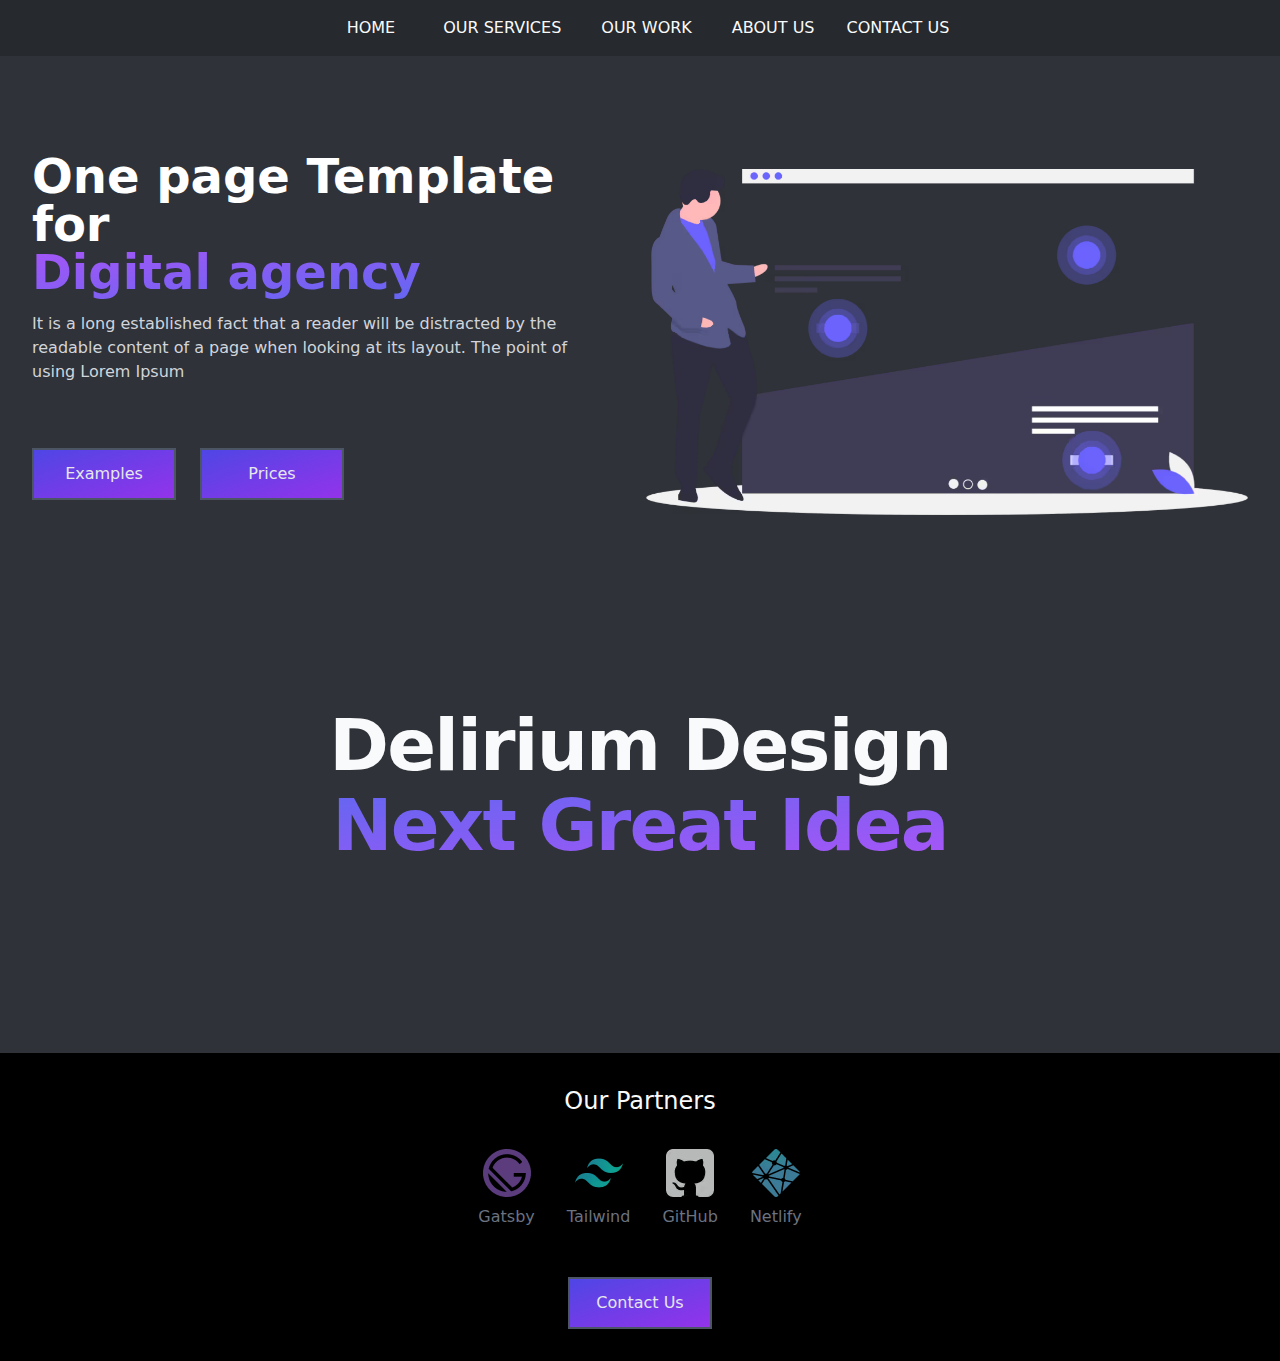
<file: index.html>
<!DOCTYPE html><html><head><meta charSet="utf-8"/><meta http-equiv="x-ua-compatible" content="ie=edge"/><meta name="viewport" content="width=device-width, initial-scale=1, shrink-to-fit=no"/><meta name="generator" content="Gatsby 4.16.0"/><style data-href="/styles.6bcb24c83cc87bf4d956.css" data-identity="gatsby-global-css">/*
! tailwindcss v3.1.2 | MIT License | https://tailwindcss.com
*/*,:after,:before{border:0 solid #e5e7eb;box-sizing:border-box}:after,:before{--tw-content:""}html{-webkit-text-size-adjust:100%;font-family:ui-sans-serif,system-ui,-apple-system,BlinkMacSystemFont,Segoe UI,Roboto,Helvetica Neue,Arial,Noto Sans,sans-serif,Apple Color Emoji,Segoe UI Emoji,Segoe UI Symbol,Noto Color Emoji;line-height:1.5;-moz-tab-size:4;-o-tab-size:4;tab-size:4}body{line-height:inherit;margin:0}hr{border-top-width:1px;color:inherit;height:0}abbr:where([title]){-webkit-text-decoration:underline dotted;text-decoration:underline dotted}h1,h2,h3,h4,h5,h6{font-size:inherit;font-weight:inherit}a{color:inherit;text-decoration:inherit}b,strong{font-weight:bolder}code,kbd,pre,samp{font-family:ui-monospace,SFMono-Regular,Menlo,Monaco,Consolas,Liberation Mono,Courier New,monospace;font-size:1em}small{font-size:80%}sub,sup{font-size:75%;line-height:0;position:relative;vertical-align:baseline}sub{bottom:-.25em}sup{top:-.5em}table{border-collapse:collapse;border-color:inherit;text-indent:0}button,input,optgroup,select,textarea{color:inherit;font-family:inherit;font-size:100%;font-weight:inherit;line-height:inherit;margin:0;padding:0}button,select{text-transform:none}[type=button],[type=reset],[type=submit],button{-webkit-appearance:button;background-color:transparent;background-image:none}:-moz-focusring{outline:auto}:-moz-ui-invalid{box-shadow:none}progress{vertical-align:baseline}::-webkit-inner-spin-button,::-webkit-outer-spin-button{height:auto}[type=search]{-webkit-appearance:textfield;outline-offset:-2px}::-webkit-search-decoration{-webkit-appearance:none}::-webkit-file-upload-button{-webkit-appearance:button;font:inherit}summary{display:list-item}blockquote,dd,dl,figure,h1,h2,h3,h4,h5,h6,hr,p,pre{margin:0}fieldset{margin:0}fieldset,legend{padding:0}menu,ol,ul{list-style:none;margin:0;padding:0}textarea{resize:vertical}input::-moz-placeholder,textarea::-moz-placeholder{color:#9ca3af;opacity:1}input:-ms-input-placeholder,textarea:-ms-input-placeholder{color:#9ca3af;opacity:1}input::placeholder,textarea::placeholder{color:#9ca3af;opacity:1}[role=button],button{cursor:pointer}:disabled{cursor:default}audio,canvas,embed,iframe,img,object,svg,video{display:block;vertical-align:middle}img,video{height:auto;max-width:100%}*,:after,:before{--tw-border-spacing-x:0;--tw-border-spacing-y:0;--tw-translate-x:0;--tw-translate-y:0;--tw-rotate:0;--tw-skew-x:0;--tw-skew-y:0;--tw-scale-x:1;--tw-scale-y:1;--tw-pan-x: ;--tw-pan-y: ;--tw-pinch-zoom: ;--tw-scroll-snap-strictness:proximity;--tw-ordinal: ;--tw-slashed-zero: ;--tw-numeric-figure: ;--tw-numeric-spacing: ;--tw-numeric-fraction: ;--tw-ring-inset: ;--tw-ring-offset-width:0px;--tw-ring-offset-color:#fff;--tw-ring-color:rgba(59,130,246,.5);--tw-ring-offset-shadow:0 0 #0000;--tw-ring-shadow:0 0 #0000;--tw-shadow:0 0 #0000;--tw-shadow-colored:0 0 #0000;--tw-blur: ;--tw-brightness: ;--tw-contrast: ;--tw-grayscale: ;--tw-hue-rotate: ;--tw-invert: ;--tw-saturate: ;--tw-sepia: ;--tw-drop-shadow: ;--tw-backdrop-blur: ;--tw-backdrop-brightness: ;--tw-backdrop-contrast: ;--tw-backdrop-grayscale: ;--tw-backdrop-hue-rotate: ;--tw-backdrop-invert: ;--tw-backdrop-opacity: ;--tw-backdrop-saturate: ;--tw-backdrop-sepia: }::-webkit-backdrop{--tw-border-spacing-x:0;--tw-border-spacing-y:0;--tw-translate-x:0;--tw-translate-y:0;--tw-rotate:0;--tw-skew-x:0;--tw-skew-y:0;--tw-scale-x:1;--tw-scale-y:1;--tw-pan-x: ;--tw-pan-y: ;--tw-pinch-zoom: ;--tw-scroll-snap-strictness:proximity;--tw-ordinal: ;--tw-slashed-zero: ;--tw-numeric-figure: ;--tw-numeric-spacing: ;--tw-numeric-fraction: ;--tw-ring-inset: ;--tw-ring-offset-width:0px;--tw-ring-offset-color:#fff;--tw-ring-color:rgba(59,130,246,.5);--tw-ring-offset-shadow:0 0 #0000;--tw-ring-shadow:0 0 #0000;--tw-shadow:0 0 #0000;--tw-shadow-colored:0 0 #0000;--tw-blur: ;--tw-brightness: ;--tw-contrast: ;--tw-grayscale: ;--tw-hue-rotate: ;--tw-invert: ;--tw-saturate: ;--tw-sepia: ;--tw-drop-shadow: ;--tw-backdrop-blur: ;--tw-backdrop-brightness: ;--tw-backdrop-contrast: ;--tw-backdrop-grayscale: ;--tw-backdrop-hue-rotate: ;--tw-backdrop-invert: ;--tw-backdrop-opacity: ;--tw-backdrop-saturate: ;--tw-backdrop-sepia: }::backdrop{--tw-border-spacing-x:0;--tw-border-spacing-y:0;--tw-translate-x:0;--tw-translate-y:0;--tw-rotate:0;--tw-skew-x:0;--tw-skew-y:0;--tw-scale-x:1;--tw-scale-y:1;--tw-pan-x: ;--tw-pan-y: ;--tw-pinch-zoom: ;--tw-scroll-snap-strictness:proximity;--tw-ordinal: ;--tw-slashed-zero: ;--tw-numeric-figure: ;--tw-numeric-spacing: ;--tw-numeric-fraction: ;--tw-ring-inset: ;--tw-ring-offset-width:0px;--tw-ring-offset-color:#fff;--tw-ring-color:rgba(59,130,246,.5);--tw-ring-offset-shadow:0 0 #0000;--tw-ring-shadow:0 0 #0000;--tw-shadow:0 0 #0000;--tw-shadow-colored:0 0 #0000;--tw-blur: ;--tw-brightness: ;--tw-contrast: ;--tw-grayscale: ;--tw-hue-rotate: ;--tw-invert: ;--tw-saturate: ;--tw-sepia: ;--tw-drop-shadow: ;--tw-backdrop-blur: ;--tw-backdrop-brightness: ;--tw-backdrop-contrast: ;--tw-backdrop-grayscale: ;--tw-backdrop-hue-rotate: ;--tw-backdrop-invert: ;--tw-backdrop-opacity: ;--tw-backdrop-saturate: ;--tw-backdrop-sepia: }.container{width:100%}@media (min-width:520px){.container{max-width:520px}}@media (min-width:768px){.container{max-width:768px}}@media (min-width:1024px){.container{max-width:1024px}}@media (min-width:1280px){.container{max-width:1280px}}@media (min-width:1536px){.container{max-width:1536px}}.static{position:static}.absolute{position:absolute}.relative{position:relative}.sticky{position:-webkit-sticky;position:sticky}.top-0{top:0}.right-0{right:0}.z-10{z-index:10}.z-0{z-index:0}.mx-auto{margin-left:auto;margin-right:auto}.my-4{margin-bottom:1rem;margin-top:1rem}.my-8{margin-bottom:2rem;margin-top:2rem}.mt-4{margin-top:1rem}.mt-8{margin-top:2rem}.mb-8{margin-bottom:2rem}.mt-16{margin-top:4rem}.mt-2{margin-top:.5rem}.mt-24{margin-top:6rem}.mt-7{margin-top:1.75rem}.mt-px{margin-top:1px}.ml-1{margin-left:.25rem}.block{display:block}.inline{display:inline}.flex{display:flex}.grid{display:grid}.hidden{display:none}.h-64{height:16rem}.h-10{height:2.5rem}.h-0\.5{height:.125rem}.h-0{height:0}.h-11{height:2.75rem}.min-h-\[200px\]{min-height:200px}.min-h-screen{min-height:100vh}.w-4\/5{width:80%}.w-full{width:100%}.w-36{width:9rem}.w-24{width:6rem}.w-7{width:1.75rem}.w-8{width:2rem}.w-11{width:2.75rem}.max-w-4xl{max-width:56rem}.max-w-2xl{max-width:42rem}.max-w-screen-xl{max-width:1280px}.max-w-xl{max-width:36rem}.max-w-lg{max-width:32rem}.flex-1{flex:1 1 0%}.flex-grow{flex-grow:1}.rotate-0{--tw-rotate:0deg}.rotate-0,.rotate-180{transform:translate(var(--tw-translate-x),var(--tw-translate-y)) rotate(var(--tw-rotate)) skewX(var(--tw-skew-x)) skewY(var(--tw-skew-y)) scaleX(var(--tw-scale-x)) scaleY(var(--tw-scale-y))}.rotate-180{--tw-rotate:180deg}@-webkit-keyframes pulse{50%{opacity:.5}}@keyframes pulse{50%{opacity:.5}}.animate-pulse{-webkit-animation:pulse 2s cubic-bezier(.4,0,.6,1) infinite;animation:pulse 2s cubic-bezier(.4,0,.6,1) infinite}.list-disc{list-style-type:disc}.grid-cols-1{grid-template-columns:repeat(1,minmax(0,1fr))}.grid-cols-2{grid-template-columns:repeat(2,minmax(0,1fr))}.grid-rows-2{grid-template-rows:repeat(2,minmax(0,1fr))}.flex-row{flex-direction:row}.flex-col{flex-direction:column}.flex-wrap{flex-wrap:wrap}.place-content-center{place-content:center}.place-items-center{place-items:center}.content-center{align-content:center}.items-center{align-items:center}.justify-center{justify-content:center}.justify-between{justify-content:space-between}.gap-4{gap:1rem}.gap-5{gap:1.25rem}.gap-2{gap:.5rem}.gap-8{gap:2rem}.gap-y-16{row-gap:4rem}.gap-x-8{-moz-column-gap:2rem;column-gap:2rem}.gap-x-6{-moz-column-gap:1.5rem;column-gap:1.5rem}.gap-y-10{row-gap:2.5rem}.space-y-4>:not([hidden])~:not([hidden]){--tw-space-y-reverse:0;margin-bottom:calc(1rem*var(--tw-space-y-reverse));margin-top:calc(1rem*(1 - var(--tw-space-y-reverse)))}.space-x-6>:not([hidden])~:not([hidden]){--tw-space-x-reverse:0;margin-left:calc(1.5rem*(1 - var(--tw-space-x-reverse)));margin-right:calc(1.5rem*var(--tw-space-x-reverse))}.space-y-2>:not([hidden])~:not([hidden]){--tw-space-y-reverse:0;margin-bottom:calc(.5rem*var(--tw-space-y-reverse));margin-top:calc(.5rem*(1 - var(--tw-space-y-reverse)))}.rounded-lg{border-radius:.5rem}.border-2{border-width:2px}.border-t{border-top-width:1px}.border-b{border-bottom-width:1px}.border-solid{border-style:solid}.border-gray-600{--tw-border-opacity:1;border-color:rgb(75 85 99/var(--tw-border-opacity))}.border-gray-200{--tw-border-opacity:1;border-color:rgb(229 231 235/var(--tw-border-opacity))}.border-indigo-500{--tw-border-opacity:1;border-color:rgb(99 102 241/var(--tw-border-opacity))}.border-gray-400{--tw-border-opacity:1;border-color:rgb(156 163 175/var(--tw-border-opacity))}.bg-gray-100{--tw-bg-opacity:1;background-color:rgb(243 244 246/var(--tw-bg-opacity))}.bg-black{--tw-bg-opacity:1;background-color:rgb(0 0 0/var(--tw-bg-opacity))}.bg-white{--tw-bg-opacity:1;background-color:rgb(255 255 255/var(--tw-bg-opacity))}.bg-delirium-dark{--tw-bg-opacity:1;background-color:rgb(38 41 46/var(--tw-bg-opacity))}.bg-gray-50{--tw-bg-opacity:1;background-color:rgb(249 250 251/var(--tw-bg-opacity))}.bg-gray-900{--tw-bg-opacity:1;background-color:rgb(17 24 39/var(--tw-bg-opacity))}.bg-delirium-medium{--tw-bg-opacity:1;background-color:rgb(47 50 56/var(--tw-bg-opacity))}.bg-gradient-to-br{background-image:linear-gradient(to bottom right,var(--tw-gradient-stops))}.from-indigo-600{--tw-gradient-from:#4f46e5;--tw-gradient-to:rgba(79,70,229,0);--tw-gradient-stops:var(--tw-gradient-from),var(--tw-gradient-to)}.from-purple-500{--tw-gradient-from:#a855f7;--tw-gradient-to:rgba(168,85,247,0);--tw-gradient-stops:var(--tw-gradient-from),var(--tw-gradient-to)}.from-indigo-500{--tw-gradient-from:#6366f1;--tw-gradient-to:rgba(99,102,241,0);--tw-gradient-stops:var(--tw-gradient-from),var(--tw-gradient-to)}.from-indigo-700{--tw-gradient-from:#4338ca;--tw-gradient-to:rgba(67,56,202,0);--tw-gradient-stops:var(--tw-gradient-from),var(--tw-gradient-to)}.to-purple-600{--tw-gradient-to:#9333ea}.to-indigo-500{--tw-gradient-to:#6366f1}.to-purple-500{--tw-gradient-to:#a855f7}.to-indigo-600{--tw-gradient-to:#4f46e5}.to-indigo-700{--tw-gradient-to:#4338ca}.to-indigo-800{--tw-gradient-to:#3730a3}.bg-clip-text{-webkit-background-clip:text;background-clip:text}.p-4{padding:1rem}.px-4{padding-left:1rem;padding-right:1rem}.py-1{padding-bottom:.25rem;padding-top:.25rem}.py-24{padding-bottom:6rem;padding-top:6rem}.py-2{padding-bottom:.5rem;padding-top:.5rem}.py-32{padding-bottom:8rem;padding-top:8rem}.px-8{padding-left:2rem;padding-right:2rem}.px-6{padding-left:1.5rem;padding-right:1.5rem}.pt-12{padding-top:3rem}.pb-24{padding-bottom:6rem}.pt-4{padding-top:1rem}.pb-12{padding-bottom:3rem}.pt-8{padding-top:2rem}.pb-48{padding-bottom:12rem}.pt-2{padding-top:.5rem}.pl-4{padding-left:1rem}.pr-4{padding-right:1rem}.pr-6{padding-right:1.5rem}.text-left{text-align:left}.text-center{text-align:center}.text-start{text-align:start}.text-3xl{font-size:1.875rem;line-height:2.25rem}.text-xl{font-size:1.25rem;line-height:1.75rem}.text-2xl{font-size:1.5rem;line-height:2rem}.text-sm{font-size:.875rem;line-height:1.25rem}.text-4xl{font-size:2.25rem;line-height:2.5rem}.text-lg{font-size:1.125rem;line-height:1.75rem}.font-light{font-weight:300}.font-extrabold{font-weight:800}.font-medium{font-weight:500}.font-bold{font-weight:700}.uppercase{text-transform:uppercase}.leading-10{line-height:2.5rem}.tracking-tight{letter-spacing:-.025em}.text-gray-50{--tw-text-opacity:1;color:rgb(249 250 251/var(--tw-text-opacity))}.text-gray-500{--tw-text-opacity:1;color:rgb(107 114 128/var(--tw-text-opacity))}.text-gray-200{--tw-text-opacity:1;color:rgb(229 231 235/var(--tw-text-opacity))}.text-gray-900{--tw-text-opacity:1;color:rgb(17 24 39/var(--tw-text-opacity))}.text-white{--tw-text-opacity:1;color:rgb(255 255 255/var(--tw-text-opacity))}.text-transparent{color:transparent}.text-gray-300{--tw-text-opacity:1;color:rgb(209 213 219/var(--tw-text-opacity))}.text-indigo-50{--tw-text-opacity:1;color:rgb(238 242 255/var(--tw-text-opacity))}.overline{-webkit-text-decoration-line:overline;text-decoration-line:overline}.decoration-indigo-300{-webkit-text-decoration-color:#a5b4fc;text-decoration-color:#a5b4fc}.opacity-80{opacity:.8}.mix-blend-plus-lighter{mix-blend-mode:plus-lighter}.shadow-lg{--tw-shadow:0 10px 15px -3px rgba(0,0,0,.1),0 4px 6px -4px rgba(0,0,0,.1);--tw-shadow-colored:0 10px 15px -3px var(--tw-shadow-color),0 4px 6px -4px var(--tw-shadow-color);box-shadow:var(--tw-ring-offset-shadow,0 0 #0000),var(--tw-ring-shadow,0 0 #0000),var(--tw-shadow)}.blur-lg{--tw-blur:blur(16px)}.blur-lg,.invert{filter:var(--tw-blur) var(--tw-brightness) var(--tw-contrast) var(--tw-grayscale) var(--tw-hue-rotate) var(--tw-invert) var(--tw-saturate) var(--tw-sepia) var(--tw-drop-shadow)}.invert{--tw-invert:invert(100%)}.filter-none{filter:none}.transition{transition-duration:.15s;transition-property:color,background-color,border-color,fill,stroke,opacity,box-shadow,transform,filter,-webkit-text-decoration-color,-webkit-backdrop-filter;transition-property:color,background-color,border-color,text-decoration-color,fill,stroke,opacity,box-shadow,transform,filter,backdrop-filter;transition-property:color,background-color,border-color,text-decoration-color,fill,stroke,opacity,box-shadow,transform,filter,backdrop-filter,-webkit-text-decoration-color,-webkit-backdrop-filter;transition-timing-function:cubic-bezier(.4,0,.2,1)}.duration-200{transition-duration:.2s}.ease-in-out{transition-timing-function:cubic-bezier(.4,0,.2,1)}.ease-out{transition-timing-function:cubic-bezier(0,0,.2,1)}.hover\:scale-110:hover{--tw-scale-x:1.1;--tw-scale-y:1.1}.hover\:scale-105:hover,.hover\:scale-110:hover{transform:translate(var(--tw-translate-x),var(--tw-translate-y)) rotate(var(--tw-rotate)) skewX(var(--tw-skew-x)) skewY(var(--tw-skew-y)) scaleX(var(--tw-scale-x)) scaleY(var(--tw-scale-y))}.hover\:scale-105:hover{--tw-scale-x:1.05;--tw-scale-y:1.05}.hover\:animate-none:hover{-webkit-animation:none;animation:none}.hover\:border-gray-400:hover{--tw-border-opacity:1;border-color:rgb(156 163 175/var(--tw-border-opacity))}.hover\:bg-indigo-700:hover{--tw-bg-opacity:1;background-color:rgb(67 56 202/var(--tw-bg-opacity))}.hover\:bg-indigo-600:hover{--tw-bg-opacity:1;background-color:rgb(79 70 229/var(--tw-bg-opacity))}.hover\:bg-teal-900:hover{--tw-bg-opacity:1;background-color:rgb(19 78 74/var(--tw-bg-opacity))}.hover\:bg-gradient-to-r:hover{background-image:linear-gradient(to right,var(--tw-gradient-stops))}.hover\:text-gray-50:hover{--tw-text-opacity:1;color:rgb(249 250 251/var(--tw-text-opacity))}.hover\:text-indigo-300:hover{--tw-text-opacity:1;color:rgb(165 180 252/var(--tw-text-opacity))}.hover\:overline:hover{-webkit-text-decoration-line:overline;text-decoration-line:overline}.hover\:decoration-indigo-500:hover{-webkit-text-decoration-color:#6366f1;text-decoration-color:#6366f1}.hover\:mix-blend-normal:hover{mix-blend-mode:normal}.hover\:filter-none:hover{filter:none}.hover\:ease-in:hover{transition-timing-function:cubic-bezier(.4,0,1,1)}.group:hover .group-hover\:text-gray-300{--tw-text-opacity:1;color:rgb(209 213 219/var(--tw-text-opacity))}.group:hover .group-hover\:opacity-100{opacity:1}@media (min-width:520px){.sm\:mx-auto{margin-left:auto;margin-right:auto}.sm\:flex{display:flex}.sm\:h-48{height:12rem}.sm\:w-36{width:9rem}.sm\:w-10\/12{width:83.333333%}.sm\:grid-cols-2{grid-template-columns:repeat(2,minmax(0,1fr))}.sm\:gap-6{gap:1.5rem}.sm\:gap-y-16{row-gap:4rem}.sm\:gap-y-8{row-gap:2rem}.sm\:px-6{padding-left:1.5rem;padding-right:1.5rem}.sm\:py-32{padding-bottom:8rem;padding-top:8rem}.sm\:pb-24{padding-bottom:6rem}.sm\:text-center{text-align:center}.sm\:text-5xl{font-size:3rem;line-height:1}.sm\:text-2xl{font-size:1.5rem;line-height:2rem}.sm\:text-4xl{font-size:2.25rem;line-height:2.5rem}.sm\:leading-none{line-height:1}.sm\:mix-blend-luminosity{mix-blend-mode:luminosity}.sm\:filter{filter:var(--tw-blur) var(--tw-brightness) var(--tw-contrast) var(--tw-grayscale) var(--tw-hue-rotate) var(--tw-invert) var(--tw-saturate) var(--tw-sepia) var(--tw-drop-shadow)}}@media (min-width:768px){.md\:block{display:block}.md\:inline-block{display:inline-block}.md\:flex{display:flex}.md\:hidden{display:none}.md\:h-64{height:16rem}.md\:w-4\/5{width:80%}.md\:max-w-none{max-width:none}.md\:grid-cols-2{grid-template-columns:repeat(2,minmax(0,1fr))}.md\:justify-center{justify-content:center}.md\:gap-6{gap:1.5rem}.md\:px-8{padding-left:2rem;padding-right:2rem}.md\:pt-0{padding-top:0}.md\:text-center{text-align:center}.md\:text-6xl{font-size:3.75rem;line-height:1}.md\:hover\:scale-105:hover{--tw-scale-x:1.05;--tw-scale-y:1.05;transform:translate(var(--tw-translate-x),var(--tw-translate-y)) rotate(var(--tw-rotate)) skewX(var(--tw-skew-x)) skewY(var(--tw-skew-y)) scaleX(var(--tw-scale-x)) scaleY(var(--tw-scale-y))}}@media (min-width:1024px){.lg\:ml-0{margin-left:0}.lg\:mt-0{margin-top:0}.lg\:ml-3{margin-left:.75rem}.lg\:flex{display:flex}.lg\:w-3\/5{width:60%}.lg\:w-full{width:100%}.lg\:max-w-7xl{max-width:80rem}.lg\:grid-cols-2{grid-template-columns:repeat(2,minmax(0,1fr))}.lg\:justify-start{justify-content:flex-start}.lg\:gap-8{gap:2rem}.lg\:gap-x-8{-moz-column-gap:2rem;column-gap:2rem}.lg\:px-8{padding-left:2rem;padding-right:2rem}.lg\:px-32{padding-left:8rem;padding-right:8rem}.lg\:text-left{text-align:left}.lg\:text-7xl{font-size:4.5rem;line-height:1}}</style><style>.gatsby-image-wrapper{position:relative;overflow:hidden}.gatsby-image-wrapper picture.object-fit-polyfill{position:static!important}.gatsby-image-wrapper img{bottom:0;height:100%;left:0;margin:0;max-width:none;padding:0;position:absolute;right:0;top:0;width:100%;object-fit:cover}.gatsby-image-wrapper [data-main-image]{opacity:0;transform:translateZ(0);transition:opacity .25s linear;will-change:opacity}.gatsby-image-wrapper-constrained{display:inline-block;vertical-align:top}</style><noscript><style>.gatsby-image-wrapper noscript [data-main-image]{opacity:1!important}.gatsby-image-wrapper [data-placeholder-image]{opacity:0!important}</style></noscript><script type="module">const e="undefined"!=typeof HTMLImageElement&&"loading"in HTMLImageElement.prototype;e&&document.body.addEventListener("load",(function(e){const t=e.target;if(void 0===t.dataset.mainImage)return;if(void 0===t.dataset.gatsbyImageSsr)return;let a=null,n=t;for(;null===a&&n;)void 0!==n.parentNode.dataset.gatsbyImageWrapper&&(a=n.parentNode),n=n.parentNode;const o=a.querySelector("[data-placeholder-image]"),r=new Image;r.src=t.currentSrc,r.decode().catch((()=>{})).then((()=>{t.style.opacity=1,o&&(o.style.opacity=0,o.style.transition="opacity 500ms linear")}))}),!0);</script><title data-react-helmet="true"></title><link rel="sitemap" type="application/xml" href="/sitemap/sitemap-index.xml"/><link rel="icon" href="/favicon-32x32.png?v=53aa06cf17e4239d0dba6ffd09854e02" type="image/png"/><link rel="manifest" href="/manifest.webmanifest" crossorigin="anonymous"/><link rel="apple-touch-icon" sizes="48x48" href="/icons/icon-48x48.png?v=53aa06cf17e4239d0dba6ffd09854e02"/><link rel="apple-touch-icon" sizes="72x72" href="/icons/icon-72x72.png?v=53aa06cf17e4239d0dba6ffd09854e02"/><link rel="apple-touch-icon" sizes="96x96" href="/icons/icon-96x96.png?v=53aa06cf17e4239d0dba6ffd09854e02"/><link rel="apple-touch-icon" sizes="144x144" href="/icons/icon-144x144.png?v=53aa06cf17e4239d0dba6ffd09854e02"/><link rel="apple-touch-icon" sizes="192x192" href="/icons/icon-192x192.png?v=53aa06cf17e4239d0dba6ffd09854e02"/><link rel="apple-touch-icon" sizes="256x256" href="/icons/icon-256x256.png?v=53aa06cf17e4239d0dba6ffd09854e02"/><link rel="apple-touch-icon" sizes="384x384" href="/icons/icon-384x384.png?v=53aa06cf17e4239d0dba6ffd09854e02"/><link rel="apple-touch-icon" sizes="512x512" href="/icons/icon-512x512.png?v=53aa06cf17e4239d0dba6ffd09854e02"/></head><body><div id="___gatsby"><div style="outline:none" tabindex="-1" id="gatsby-focus-wrapper"><div class="min-h-screen bg-delirium-medium"><div class="sticky top-0 z-10 flex items-center justify-between bg-delirium-dark p-4 uppercase text-gray-50 md:justify-center"><a aria-current="page" class="" href="/"><img src="/static/ddlogo-6ec245b61239fc1751132059d6434b0d.svg" alt="logo" class="h-10 pl-4 mix-blend-plus-lighter md:hidden"/></a><nav><section class="MOBILE-MENU flex md:hidden"><div class="HAMBURGER-ICON space-y-2 pr-4" role="button" tabindex="0"><span class="ml-1 block h-0.5 w-7 animate-pulse bg-gray-50"></span><span class="block h-0.5 w-8 animate-pulse bg-gray-50"></span><span class="ml-1 block h-0.5 w-7 animate-pulse bg-gray-50"></span></div><div class="hideMenuNav"><div class="absolute top-0 right-0 pt-4 pr-6" role="button" tabindex="0"><svg class="h-11 w-11 text-gray-50" viewBox="0 0 24 24" fill="none" stroke="currentColor" stroke-width="1" stroke-linecap="round" stroke-linejoin="round"><line x1="18" y1="6" x2="6" y2="18"></line><line x1="6" y1="6" x2="18" y2="18"></line></svg></div><ul class="flex min-h-[200px] flex-col items-center justify-between text-2xl"><li class="my-8 border-b border-gray-400 uppercase"><a href="/services">Our Services</a></li><li class="my-8 border-b border-gray-400 uppercase"><a href="/projects">Our Work</a></li><li class="my-8 border-b border-gray-400 uppercase"><a href="/about">About Us</a></li><li class="my-8 animate-pulse border-b border-gray-400 uppercase"><a href="/contact">Contact Us</a></li></ul></div></section><ul class="DESKTOP-MENU hidden items-center justify-between md:flex "><li><a aria-current="page" class="p-4 px-8 hover:bg-indigo-700 hover:overline" href="/">Home</a></li><li><a class="from-indigo-700 to-indigo-600 p-4 hover:bg-gradient-to-r hover:overline" href="/services">Our Services</a></li><li><a class="p-4 px-6 hover:bg-indigo-600 hover:overline" href="/projects">Our Work</a></li><li><a class="from-indigo-600 to-indigo-700 p-4 hover:bg-gradient-to-r hover:overline" href="/about">About Us</a></li><li><a class="animate-pulse from-indigo-700 to-indigo-800 p-4 hover:animate-none hover:bg-gradient-to-r hover:overline" href="/contact">Contact Us</a></li></ul></nav><style>
      .hideMenuNav {
        display: none;
      }
      .showMenuNav {
        display: block;
        position: absolute;
        width: 100%;
        height: 100vh;
        top: 0;
        left: 0;
        background: #26292E;
        z-index: 10;
        display: flex;
        flex-direction: column;
        justify-content: space-evenly;
        align-items: center;
      }
    </style></div><div class="z-0"><div class=""><section class="mx-auto mt-24 max-w-screen-xl items-center px-4 pb-12 md:px-8 lg:flex"><div class="flex-1 space-y-4 sm:text-center lg:text-left"><h1 class="text-4xl font-bold text-white sm:text-5xl">One page Template for<!-- --><br/><span class="bg-gradient-to-br from-purple-500 to-indigo-500 bg-clip-text text-transparent"> <!-- -->Digital agency<!-- --></span></h1><p class="rxed max-w-xl text-gray-300 sm:mx-auto lg:ml-0">It is a long established fact that a reader will be distracted by the readable content of a page when looking at its layout. The point of using Lorem Ipsum</p><div class="flex items-center justify-center space-x-6 pt-8 lg:justify-start"><button class="my-4 mb-8 w-full border-2 border-gray-600 bg-gradient-to-br from-indigo-600 to-purple-600 px-4 py-1 text-gray-200 hover:border-gray-400 hover:text-gray-50 sm:w-36"><a class="block w-full py-2" href="/projects">Examples</a></button><button class="my-4 mb-8 w-full border-2 border-gray-600 bg-gradient-to-br from-indigo-600 to-purple-600 px-4 py-1 text-gray-200 hover:border-gray-400 hover:text-gray-50 sm:w-36"><a class="block w-full py-2" href="/services">Prices</a></button></div></div><div class="mt-7 flex-1 text-center lg:mt-0 lg:ml-3"><div data-gatsby-image-wrapper="" class="gatsby-image-wrapper gatsby-image-wrapper-constrained mx-auto w-full sm:w-10/12 lg:w-full"><div style="max-width:1099px;display:block"><img alt="" role="presentation" aria-hidden="true" src="data:image/svg+xml;charset=utf-8,%3Csvg height=&#x27;632&#x27; width=&#x27;1099&#x27; xmlns=&#x27;http://www.w3.org/2000/svg&#x27; version=&#x27;1.1&#x27;%3E%3C/svg%3E" style="max-width:100%;display:block;position:static"/></div><div aria-hidden="true" data-placeholder-image="" style="opacity:1;transition:opacity 500ms linear;background-color:#080808;position:absolute;top:0;left:0;bottom:0;right:0"></div><picture><source type="image/avif" data-srcset="/static/a4b9330cfbb6e350b2ee8cc63dfbb5e8/51698/boss.avif 275w,/static/a4b9330cfbb6e350b2ee8cc63dfbb5e8/3f826/boss.avif 550w,/static/a4b9330cfbb6e350b2ee8cc63dfbb5e8/0ded3/boss.avif 1099w" sizes="(min-width: 1099px) 1099px, 100vw"/><source type="image/webp" data-srcset="/static/a4b9330cfbb6e350b2ee8cc63dfbb5e8/fa694/boss.webp 275w,/static/a4b9330cfbb6e350b2ee8cc63dfbb5e8/0543a/boss.webp 550w,/static/a4b9330cfbb6e350b2ee8cc63dfbb5e8/2ddca/boss.webp 1099w" sizes="(min-width: 1099px) 1099px, 100vw"/><img data-gatsby-image-ssr="" data-main-image="" style="opacity:0" sizes="(min-width: 1099px) 1099px, 100vw" decoding="async" loading="lazy" data-src="/static/a4b9330cfbb6e350b2ee8cc63dfbb5e8/a79c1/boss.png" data-srcset="/static/a4b9330cfbb6e350b2ee8cc63dfbb5e8/e70a4/boss.png 275w,/static/a4b9330cfbb6e350b2ee8cc63dfbb5e8/93c81/boss.png 550w,/static/a4b9330cfbb6e350b2ee8cc63dfbb5e8/a79c1/boss.png 1099w" alt=""/></picture><noscript><picture><source type="image/avif" srcSet="/static/a4b9330cfbb6e350b2ee8cc63dfbb5e8/51698/boss.avif 275w,/static/a4b9330cfbb6e350b2ee8cc63dfbb5e8/3f826/boss.avif 550w,/static/a4b9330cfbb6e350b2ee8cc63dfbb5e8/0ded3/boss.avif 1099w" sizes="(min-width: 1099px) 1099px, 100vw"/><source type="image/webp" srcSet="/static/a4b9330cfbb6e350b2ee8cc63dfbb5e8/fa694/boss.webp 275w,/static/a4b9330cfbb6e350b2ee8cc63dfbb5e8/0543a/boss.webp 550w,/static/a4b9330cfbb6e350b2ee8cc63dfbb5e8/2ddca/boss.webp 1099w" sizes="(min-width: 1099px) 1099px, 100vw"/><img data-gatsby-image-ssr="" data-main-image="" style="opacity:0" sizes="(min-width: 1099px) 1099px, 100vw" decoding="async" loading="lazy" src="/static/a4b9330cfbb6e350b2ee8cc63dfbb5e8/a79c1/boss.png" srcSet="/static/a4b9330cfbb6e350b2ee8cc63dfbb5e8/e70a4/boss.png 275w,/static/a4b9330cfbb6e350b2ee8cc63dfbb5e8/93c81/boss.png 550w,/static/a4b9330cfbb6e350b2ee8cc63dfbb5e8/a79c1/boss.png 1099w" alt=""/></picture></noscript><script type="module">const t="undefined"!=typeof HTMLImageElement&&"loading"in HTMLImageElement.prototype;if(t){const t=document.querySelectorAll("img[data-main-image]");for(let e of t){e.dataset.src&&(e.setAttribute("src",e.dataset.src),e.removeAttribute("data-src")),e.dataset.srcset&&(e.setAttribute("srcset",e.dataset.srcset),e.removeAttribute("data-srcset"));const t=e.parentNode.querySelectorAll("source[data-srcset]");for(let e of t)e.setAttribute("srcset",e.dataset.srcset),e.removeAttribute("data-srcset");e.complete&&(e.style.opacity=1,e.parentNode.parentNode.querySelector("[data-placeholder-image]").style.opacity=0)}}</script></div></div></section><div class="container mx-auto mt-px max-w-lg px-4 py-32 pb-48 text-left md:max-w-none md:text-center"><h1 class="text-center text-4xl font-bold leading-10 tracking-tight text-gray-50 sm:leading-none md:text-6xl lg:text-7xl"><span class="inline md:block">Delirium Design</span><p><span class="relative mt-2 bg-gradient-to-br from-indigo-500 to-purple-500 bg-clip-text text-transparent md:inline-block">Next Great Idea</span></p></h1></div><div class="flex flex-col items-center justify-center bg-black"><h1 class="pt-8 text-2xl text-gray-50">Our Partners</h1><div class="flex gap-8"><div class="mt-8 flex flex-row flex-wrap"><a href="https://www.gatsbyjs.com/" class="group flex flex-col items-center gap-2"><div data-gatsby-image-wrapper="" class="gatsby-image-wrapper gatsby-image-wrapper-constrained opacity-80 group-hover:opacity-100"><div style="max-width:48px;display:block"><img alt="" role="presentation" aria-hidden="true" src="data:image/svg+xml;charset=utf-8,%3Csvg height=&#x27;48&#x27; width=&#x27;48&#x27; xmlns=&#x27;http://www.w3.org/2000/svg&#x27; version=&#x27;1.1&#x27;%3E%3C/svg%3E" style="max-width:100%;display:block;position:static"/></div><div aria-hidden="true" data-placeholder-image="" style="opacity:1;transition:opacity 500ms linear;background-color:#784898;position:absolute;top:0;left:0;bottom:0;right:0"></div><picture><source type="image/avif" data-srcset="/static/2def7e70bfed91255eb6fce5ccc0b6e2/83fee/icongatsbyjs.avif 12w,/static/2def7e70bfed91255eb6fce5ccc0b6e2/ecd14/icongatsbyjs.avif 24w,/static/2def7e70bfed91255eb6fce5ccc0b6e2/e95a2/icongatsbyjs.avif 48w,/static/2def7e70bfed91255eb6fce5ccc0b6e2/5f31e/icongatsbyjs.avif 96w" sizes="(min-width: 48px) 48px, 100vw"/><source type="image/webp" data-srcset="/static/2def7e70bfed91255eb6fce5ccc0b6e2/30aa9/icongatsbyjs.webp 12w,/static/2def7e70bfed91255eb6fce5ccc0b6e2/4e704/icongatsbyjs.webp 24w,/static/2def7e70bfed91255eb6fce5ccc0b6e2/e78b1/icongatsbyjs.webp 48w,/static/2def7e70bfed91255eb6fce5ccc0b6e2/8ef24/icongatsbyjs.webp 96w" sizes="(min-width: 48px) 48px, 100vw"/><img data-gatsby-image-ssr="" data-main-image="" style="opacity:0" sizes="(min-width: 48px) 48px, 100vw" decoding="async" loading="lazy" data-src="/static/2def7e70bfed91255eb6fce5ccc0b6e2/4206d/icongatsbyjs.svg" data-srcset="/static/2def7e70bfed91255eb6fce5ccc0b6e2/3dc2d/icongatsbyjs.svg 12w,/static/2def7e70bfed91255eb6fce5ccc0b6e2/e4605/icongatsbyjs.svg 24w,/static/2def7e70bfed91255eb6fce5ccc0b6e2/4206d/icongatsbyjs.svg 48w,/static/2def7e70bfed91255eb6fce5ccc0b6e2/35eb5/icongatsbyjs.svg 96w" alt="GatsbyJS"/></picture><noscript><picture><source type="image/avif" srcSet="/static/2def7e70bfed91255eb6fce5ccc0b6e2/83fee/icongatsbyjs.avif 12w,/static/2def7e70bfed91255eb6fce5ccc0b6e2/ecd14/icongatsbyjs.avif 24w,/static/2def7e70bfed91255eb6fce5ccc0b6e2/e95a2/icongatsbyjs.avif 48w,/static/2def7e70bfed91255eb6fce5ccc0b6e2/5f31e/icongatsbyjs.avif 96w" sizes="(min-width: 48px) 48px, 100vw"/><source type="image/webp" srcSet="/static/2def7e70bfed91255eb6fce5ccc0b6e2/30aa9/icongatsbyjs.webp 12w,/static/2def7e70bfed91255eb6fce5ccc0b6e2/4e704/icongatsbyjs.webp 24w,/static/2def7e70bfed91255eb6fce5ccc0b6e2/e78b1/icongatsbyjs.webp 48w,/static/2def7e70bfed91255eb6fce5ccc0b6e2/8ef24/icongatsbyjs.webp 96w" sizes="(min-width: 48px) 48px, 100vw"/><img data-gatsby-image-ssr="" data-main-image="" style="opacity:0" sizes="(min-width: 48px) 48px, 100vw" decoding="async" loading="lazy" src="/static/2def7e70bfed91255eb6fce5ccc0b6e2/4206d/icongatsbyjs.svg" srcSet="/static/2def7e70bfed91255eb6fce5ccc0b6e2/3dc2d/icongatsbyjs.svg 12w,/static/2def7e70bfed91255eb6fce5ccc0b6e2/e4605/icongatsbyjs.svg 24w,/static/2def7e70bfed91255eb6fce5ccc0b6e2/4206d/icongatsbyjs.svg 48w,/static/2def7e70bfed91255eb6fce5ccc0b6e2/35eb5/icongatsbyjs.svg 96w" alt="GatsbyJS"/></picture></noscript><script type="module">const t="undefined"!=typeof HTMLImageElement&&"loading"in HTMLImageElement.prototype;if(t){const t=document.querySelectorAll("img[data-main-image]");for(let e of t){e.dataset.src&&(e.setAttribute("src",e.dataset.src),e.removeAttribute("data-src")),e.dataset.srcset&&(e.setAttribute("srcset",e.dataset.srcset),e.removeAttribute("data-srcset"));const t=e.parentNode.querySelectorAll("source[data-srcset]");for(let e of t)e.setAttribute("srcset",e.dataset.srcset),e.removeAttribute("data-srcset");e.complete&&(e.style.opacity=1,e.parentNode.parentNode.querySelector("[data-placeholder-image]").style.opacity=0)}}</script></div><p class="text-gray-500 group-hover:text-gray-300"> <!-- -->Gatsby<!-- --> <!-- --></p>&quot;<!-- --></a></div><div class="mt-8 flex flex-row flex-wrap  "><a href="https://tailwindcss.com//" class="group flex flex-col items-center gap-2"><div data-gatsby-image-wrapper="" class="gatsby-image-wrapper gatsby-image-wrapper-constrained opacity-80 group-hover:opacity-100"><div style="max-width:48px;display:block"><img alt="" role="presentation" aria-hidden="true" src="data:image/svg+xml;charset=utf-8,%3Csvg height=&#x27;48&#x27; width=&#x27;48&#x27; xmlns=&#x27;http://www.w3.org/2000/svg&#x27; version=&#x27;1.1&#x27;%3E%3C/svg%3E" style="max-width:100%;display:block;position:static"/></div><div aria-hidden="true" data-placeholder-image="" style="opacity:1;transition:opacity 500ms linear;background-color:#080808;position:absolute;top:0;left:0;bottom:0;right:0"></div><picture><source type="image/avif" data-srcset="/static/893fae9ba5d2a9d7e8ac8d163b31cc28/83fee/icontailwind.avif 12w,/static/893fae9ba5d2a9d7e8ac8d163b31cc28/ecd14/icontailwind.avif 24w,/static/893fae9ba5d2a9d7e8ac8d163b31cc28/e95a2/icontailwind.avif 48w,/static/893fae9ba5d2a9d7e8ac8d163b31cc28/5f31e/icontailwind.avif 96w" sizes="(min-width: 48px) 48px, 100vw"/><source type="image/webp" data-srcset="/static/893fae9ba5d2a9d7e8ac8d163b31cc28/30aa9/icontailwind.webp 12w,/static/893fae9ba5d2a9d7e8ac8d163b31cc28/4e704/icontailwind.webp 24w,/static/893fae9ba5d2a9d7e8ac8d163b31cc28/e78b1/icontailwind.webp 48w,/static/893fae9ba5d2a9d7e8ac8d163b31cc28/8ef24/icontailwind.webp 96w" sizes="(min-width: 48px) 48px, 100vw"/><img data-gatsby-image-ssr="" data-main-image="" style="opacity:0" sizes="(min-width: 48px) 48px, 100vw" decoding="async" loading="lazy" data-src="/static/893fae9ba5d2a9d7e8ac8d163b31cc28/4206d/icontailwind.svg" data-srcset="/static/893fae9ba5d2a9d7e8ac8d163b31cc28/3dc2d/icontailwind.svg 12w,/static/893fae9ba5d2a9d7e8ac8d163b31cc28/e4605/icontailwind.svg 24w,/static/893fae9ba5d2a9d7e8ac8d163b31cc28/4206d/icontailwind.svg 48w,/static/893fae9ba5d2a9d7e8ac8d163b31cc28/35eb5/icontailwind.svg 96w" alt="TailwindCSS"/></picture><noscript><picture><source type="image/avif" srcSet="/static/893fae9ba5d2a9d7e8ac8d163b31cc28/83fee/icontailwind.avif 12w,/static/893fae9ba5d2a9d7e8ac8d163b31cc28/ecd14/icontailwind.avif 24w,/static/893fae9ba5d2a9d7e8ac8d163b31cc28/e95a2/icontailwind.avif 48w,/static/893fae9ba5d2a9d7e8ac8d163b31cc28/5f31e/icontailwind.avif 96w" sizes="(min-width: 48px) 48px, 100vw"/><source type="image/webp" srcSet="/static/893fae9ba5d2a9d7e8ac8d163b31cc28/30aa9/icontailwind.webp 12w,/static/893fae9ba5d2a9d7e8ac8d163b31cc28/4e704/icontailwind.webp 24w,/static/893fae9ba5d2a9d7e8ac8d163b31cc28/e78b1/icontailwind.webp 48w,/static/893fae9ba5d2a9d7e8ac8d163b31cc28/8ef24/icontailwind.webp 96w" sizes="(min-width: 48px) 48px, 100vw"/><img data-gatsby-image-ssr="" data-main-image="" style="opacity:0" sizes="(min-width: 48px) 48px, 100vw" decoding="async" loading="lazy" src="/static/893fae9ba5d2a9d7e8ac8d163b31cc28/4206d/icontailwind.svg" srcSet="/static/893fae9ba5d2a9d7e8ac8d163b31cc28/3dc2d/icontailwind.svg 12w,/static/893fae9ba5d2a9d7e8ac8d163b31cc28/e4605/icontailwind.svg 24w,/static/893fae9ba5d2a9d7e8ac8d163b31cc28/4206d/icontailwind.svg 48w,/static/893fae9ba5d2a9d7e8ac8d163b31cc28/35eb5/icontailwind.svg 96w" alt="TailwindCSS"/></picture></noscript><script type="module">const t="undefined"!=typeof HTMLImageElement&&"loading"in HTMLImageElement.prototype;if(t){const t=document.querySelectorAll("img[data-main-image]");for(let e of t){e.dataset.src&&(e.setAttribute("src",e.dataset.src),e.removeAttribute("data-src")),e.dataset.srcset&&(e.setAttribute("srcset",e.dataset.srcset),e.removeAttribute("data-srcset"));const t=e.parentNode.querySelectorAll("source[data-srcset]");for(let e of t)e.setAttribute("srcset",e.dataset.srcset),e.removeAttribute("data-srcset");e.complete&&(e.style.opacity=1,e.parentNode.parentNode.querySelector("[data-placeholder-image]").style.opacity=0)}}</script></div><p class="text-gray-500 group-hover:text-gray-300"> <!-- -->Tailwind<!-- --> <!-- --></p>&quot;<!-- --></a></div><div class="mt-8 flex flex-row flex-wrap  "><a href="https://github.com/" class="group flex flex-col items-center gap-2"><div data-gatsby-image-wrapper="" class="gatsby-image-wrapper gatsby-image-wrapper-constrained opacity-80 invert group-hover:opacity-100"><div style="max-width:48px;display:block"><img alt="" role="presentation" aria-hidden="true" src="data:image/svg+xml;charset=utf-8,%3Csvg height=&#x27;48&#x27; width=&#x27;48&#x27; xmlns=&#x27;http://www.w3.org/2000/svg&#x27; version=&#x27;1.1&#x27;%3E%3C/svg%3E" style="max-width:100%;display:block;position:static"/></div><div aria-hidden="true" data-placeholder-image="" style="opacity:1;transition:opacity 500ms linear;background-color:#181818;position:absolute;top:0;left:0;bottom:0;right:0"></div><picture><source type="image/avif" data-srcset="/static/2c2870f30b878f062aa23308eef8d57b/83fee/icongithub.avif 12w,/static/2c2870f30b878f062aa23308eef8d57b/ecd14/icongithub.avif 24w,/static/2c2870f30b878f062aa23308eef8d57b/e95a2/icongithub.avif 48w,/static/2c2870f30b878f062aa23308eef8d57b/5f31e/icongithub.avif 96w" sizes="(min-width: 48px) 48px, 100vw"/><source type="image/webp" data-srcset="/static/2c2870f30b878f062aa23308eef8d57b/30aa9/icongithub.webp 12w,/static/2c2870f30b878f062aa23308eef8d57b/4e704/icongithub.webp 24w,/static/2c2870f30b878f062aa23308eef8d57b/e78b1/icongithub.webp 48w,/static/2c2870f30b878f062aa23308eef8d57b/8ef24/icongithub.webp 96w" sizes="(min-width: 48px) 48px, 100vw"/><img data-gatsby-image-ssr="" data-main-image="" style="opacity:0" sizes="(min-width: 48px) 48px, 100vw" decoding="async" loading="lazy" data-src="/static/2c2870f30b878f062aa23308eef8d57b/4206d/icongithub.svg" data-srcset="/static/2c2870f30b878f062aa23308eef8d57b/3dc2d/icongithub.svg 12w,/static/2c2870f30b878f062aa23308eef8d57b/e4605/icongithub.svg 24w,/static/2c2870f30b878f062aa23308eef8d57b/4206d/icongithub.svg 48w,/static/2c2870f30b878f062aa23308eef8d57b/35eb5/icongithub.svg 96w" alt="GitHub"/></picture><noscript><picture><source type="image/avif" srcSet="/static/2c2870f30b878f062aa23308eef8d57b/83fee/icongithub.avif 12w,/static/2c2870f30b878f062aa23308eef8d57b/ecd14/icongithub.avif 24w,/static/2c2870f30b878f062aa23308eef8d57b/e95a2/icongithub.avif 48w,/static/2c2870f30b878f062aa23308eef8d57b/5f31e/icongithub.avif 96w" sizes="(min-width: 48px) 48px, 100vw"/><source type="image/webp" srcSet="/static/2c2870f30b878f062aa23308eef8d57b/30aa9/icongithub.webp 12w,/static/2c2870f30b878f062aa23308eef8d57b/4e704/icongithub.webp 24w,/static/2c2870f30b878f062aa23308eef8d57b/e78b1/icongithub.webp 48w,/static/2c2870f30b878f062aa23308eef8d57b/8ef24/icongithub.webp 96w" sizes="(min-width: 48px) 48px, 100vw"/><img data-gatsby-image-ssr="" data-main-image="" style="opacity:0" sizes="(min-width: 48px) 48px, 100vw" decoding="async" loading="lazy" src="/static/2c2870f30b878f062aa23308eef8d57b/4206d/icongithub.svg" srcSet="/static/2c2870f30b878f062aa23308eef8d57b/3dc2d/icongithub.svg 12w,/static/2c2870f30b878f062aa23308eef8d57b/e4605/icongithub.svg 24w,/static/2c2870f30b878f062aa23308eef8d57b/4206d/icongithub.svg 48w,/static/2c2870f30b878f062aa23308eef8d57b/35eb5/icongithub.svg 96w" alt="GitHub"/></picture></noscript><script type="module">const t="undefined"!=typeof HTMLImageElement&&"loading"in HTMLImageElement.prototype;if(t){const t=document.querySelectorAll("img[data-main-image]");for(let e of t){e.dataset.src&&(e.setAttribute("src",e.dataset.src),e.removeAttribute("data-src")),e.dataset.srcset&&(e.setAttribute("srcset",e.dataset.srcset),e.removeAttribute("data-srcset"));const t=e.parentNode.querySelectorAll("source[data-srcset]");for(let e of t)e.setAttribute("srcset",e.dataset.srcset),e.removeAttribute("data-srcset");e.complete&&(e.style.opacity=1,e.parentNode.parentNode.querySelector("[data-placeholder-image]").style.opacity=0)}}</script></div><p class="text-gray-500 group-hover:text-gray-300"> <!-- -->GitHub<!-- --> <!-- --></p>&quot;<!-- --></a></div><div class="mt-8 flex flex-row flex-wrap"><a href="https://www.netlify.com/" class="group flex flex-col items-center gap-2"><div data-gatsby-image-wrapper="" class="gatsby-image-wrapper gatsby-image-wrapper-constrained opacity-80 group-hover:opacity-100"><div style="max-width:48px;display:block"><img alt="" role="presentation" aria-hidden="true" src="data:image/svg+xml;charset=utf-8,%3Csvg height=&#x27;48&#x27; width=&#x27;48&#x27; xmlns=&#x27;http://www.w3.org/2000/svg&#x27; version=&#x27;1.1&#x27;%3E%3C/svg%3E" style="max-width:100%;display:block;position:static"/></div><div aria-hidden="true" data-placeholder-image="" style="opacity:1;transition:opacity 500ms linear;background-color:#080808;position:absolute;top:0;left:0;bottom:0;right:0"></div><picture><source type="image/avif" data-srcset="/static/7a07528b0dbdbde24fadae2ce03391b4/83fee/iconnetlify.avif 12w,/static/7a07528b0dbdbde24fadae2ce03391b4/ecd14/iconnetlify.avif 24w,/static/7a07528b0dbdbde24fadae2ce03391b4/e95a2/iconnetlify.avif 48w" sizes="(min-width: 48px) 48px, 100vw"/><source type="image/webp" data-srcset="/static/7a07528b0dbdbde24fadae2ce03391b4/30aa9/iconnetlify.webp 12w,/static/7a07528b0dbdbde24fadae2ce03391b4/4e704/iconnetlify.webp 24w,/static/7a07528b0dbdbde24fadae2ce03391b4/e78b1/iconnetlify.webp 48w" sizes="(min-width: 48px) 48px, 100vw"/><img data-gatsby-image-ssr="" data-main-image="" style="opacity:0" sizes="(min-width: 48px) 48px, 100vw" decoding="async" loading="lazy" data-src="/static/7a07528b0dbdbde24fadae2ce03391b4/4206d/iconnetlify.svg" data-srcset="/static/7a07528b0dbdbde24fadae2ce03391b4/3dc2d/iconnetlify.svg 12w,/static/7a07528b0dbdbde24fadae2ce03391b4/e4605/iconnetlify.svg 24w,/static/7a07528b0dbdbde24fadae2ce03391b4/4206d/iconnetlify.svg 48w" alt="Netlify"/></picture><noscript><picture><source type="image/avif" srcSet="/static/7a07528b0dbdbde24fadae2ce03391b4/83fee/iconnetlify.avif 12w,/static/7a07528b0dbdbde24fadae2ce03391b4/ecd14/iconnetlify.avif 24w,/static/7a07528b0dbdbde24fadae2ce03391b4/e95a2/iconnetlify.avif 48w" sizes="(min-width: 48px) 48px, 100vw"/><source type="image/webp" srcSet="/static/7a07528b0dbdbde24fadae2ce03391b4/30aa9/iconnetlify.webp 12w,/static/7a07528b0dbdbde24fadae2ce03391b4/4e704/iconnetlify.webp 24w,/static/7a07528b0dbdbde24fadae2ce03391b4/e78b1/iconnetlify.webp 48w" sizes="(min-width: 48px) 48px, 100vw"/><img data-gatsby-image-ssr="" data-main-image="" style="opacity:0" sizes="(min-width: 48px) 48px, 100vw" decoding="async" loading="lazy" src="/static/7a07528b0dbdbde24fadae2ce03391b4/4206d/iconnetlify.svg" srcSet="/static/7a07528b0dbdbde24fadae2ce03391b4/3dc2d/iconnetlify.svg 12w,/static/7a07528b0dbdbde24fadae2ce03391b4/e4605/iconnetlify.svg 24w,/static/7a07528b0dbdbde24fadae2ce03391b4/4206d/iconnetlify.svg 48w" alt="Netlify"/></picture></noscript><script type="module">const t="undefined"!=typeof HTMLImageElement&&"loading"in HTMLImageElement.prototype;if(t){const t=document.querySelectorAll("img[data-main-image]");for(let e of t){e.dataset.src&&(e.setAttribute("src",e.dataset.src),e.removeAttribute("data-src")),e.dataset.srcset&&(e.setAttribute("srcset",e.dataset.srcset),e.removeAttribute("data-srcset"));const t=e.parentNode.querySelectorAll("source[data-srcset]");for(let e of t)e.setAttribute("srcset",e.dataset.srcset),e.removeAttribute("data-srcset");e.complete&&(e.style.opacity=1,e.parentNode.parentNode.querySelector("[data-placeholder-image]").style.opacity=0)}}</script></div><p class="text-gray-500 group-hover:text-gray-300"> <!-- -->Netlify<!-- --> <!-- --></p>&quot;<!-- --></a></div></div><button class="my-4 mb-8 w-36 border-2 border-gray-600 bg-gradient-to-br from-indigo-600 to-purple-600 px-4 py-1 text-gray-200 hover:border-gray-400 hover:text-gray-50"><a class="block w-full py-2" href="/contact">Contact Us</a></button></div></div></div></div></div><div id="gatsby-announcer" style="position:absolute;top:0;width:1px;height:1px;padding:0;overflow:hidden;clip:rect(0, 0, 0, 0);white-space:nowrap;border:0" aria-live="assertive" aria-atomic="true"></div></div><script id="gatsby-script-loader">/*<![CDATA[*/window.pagePath="/";window.___webpackCompilationHash="055047e9e0ebefeeef7c";/*]]>*/</script><script id="gatsby-chunk-mapping">/*<![CDATA[*/window.___chunkMapping={"polyfill":["/polyfill-2084cdf507cf142debdf.js"],"app":["/app-a48d19642b3df6ccd7be.js"],"component---src-pages-404-js":["/component---src-pages-404-js-274dedbf191aa5765ed1.js"],"component---src-pages-about-js":["/component---src-pages-about-js-ccd4fddcea17010283f9.js"],"component---src-pages-contact-js":["/component---src-pages-contact-js-41e0ad5f0d08303fcf07.js"],"component---src-pages-index-js":["/component---src-pages-index-js-69b95b8c994075736834.js"],"component---src-pages-projects-js":["/component---src-pages-projects-js-4437aa198f9affe62364.js"],"component---src-pages-services-js":["/component---src-pages-services-js-31981add17f011d52089.js"]};/*]]>*/</script><script src="/polyfill-2084cdf507cf142debdf.js" nomodule=""></script><script src="/app-a48d19642b3df6ccd7be.js" async=""></script><script src="/framework-0fc99a813ea4275c4c84.js" async=""></script><script src="/webpack-runtime-9e12bcc0cff318f3b901.js" async=""></script></body></html>
</file>
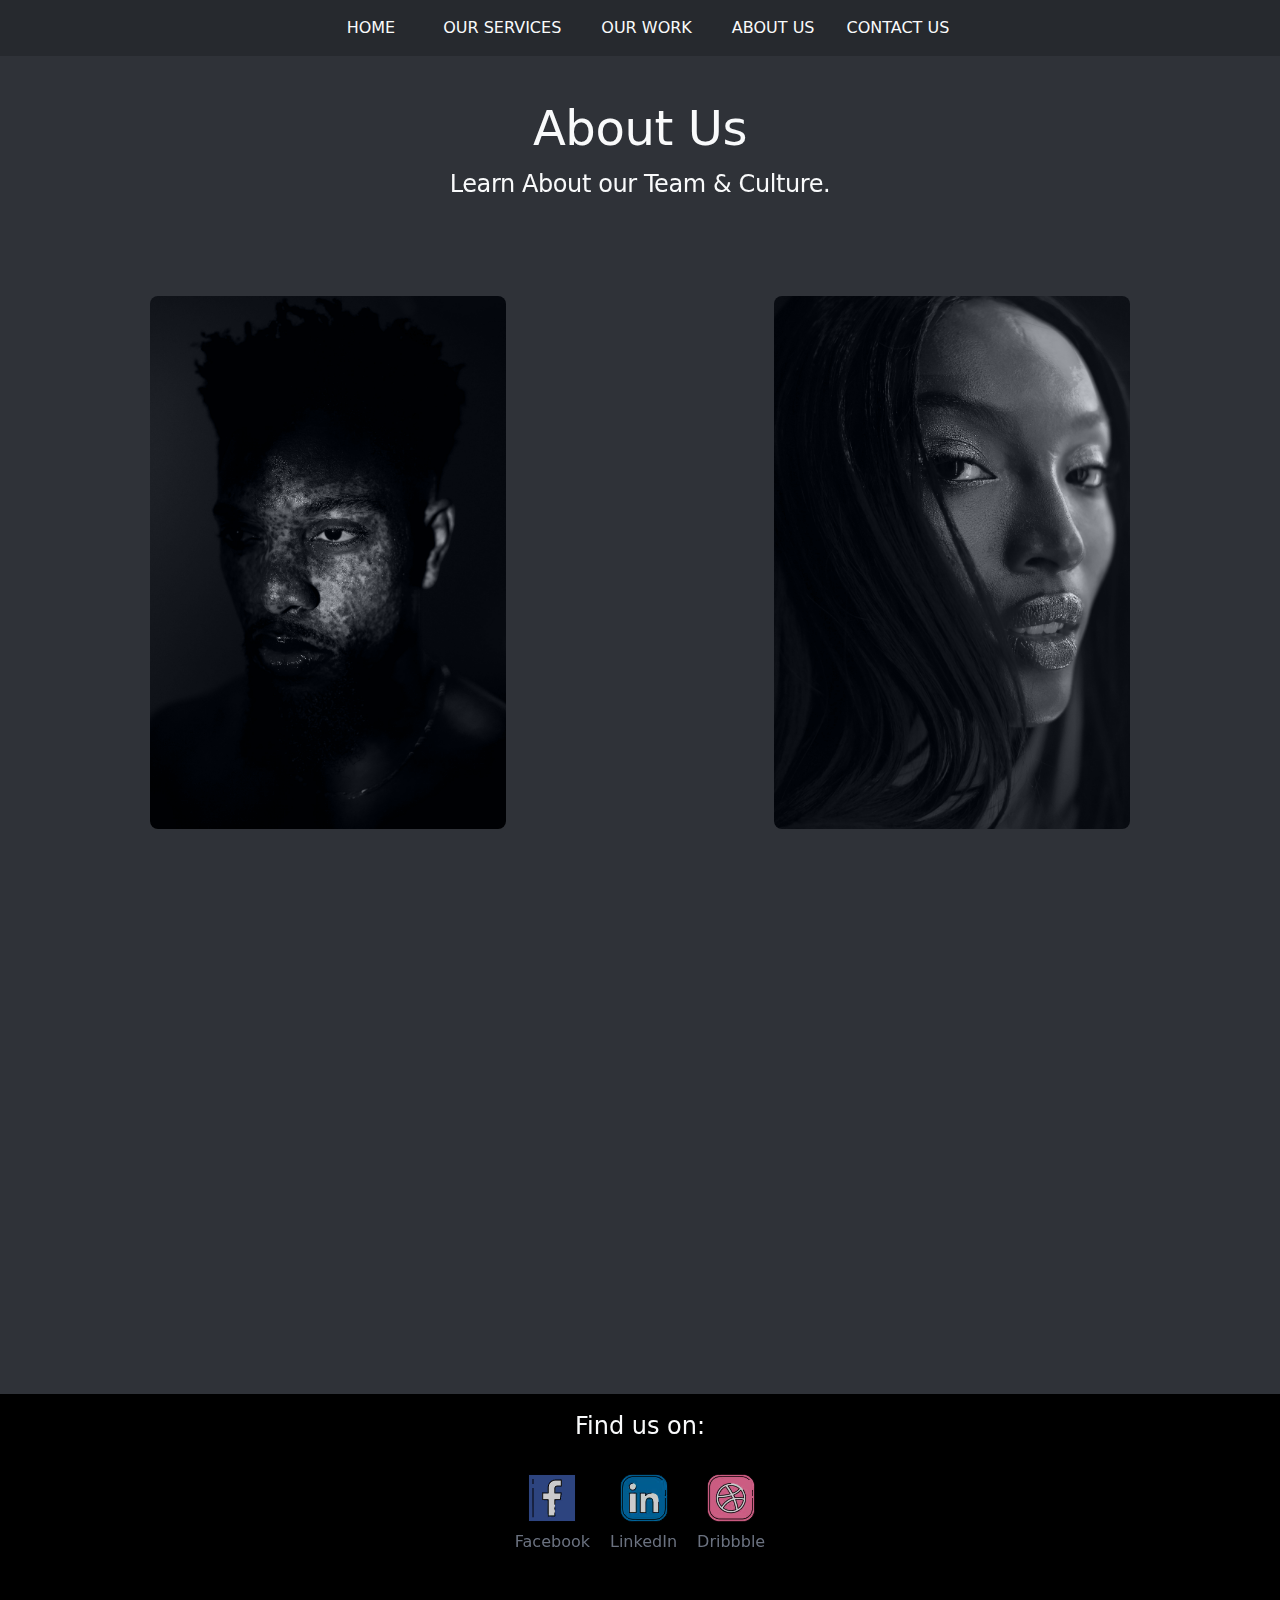
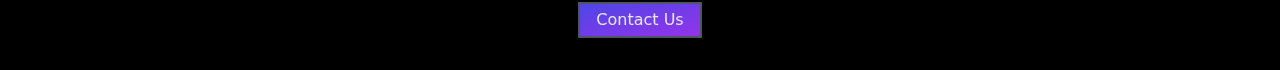
<file: about/index.html>
<!DOCTYPE html><html><head><meta charSet="utf-8"/><meta http-equiv="x-ua-compatible" content="ie=edge"/><meta name="viewport" content="width=device-width, initial-scale=1, shrink-to-fit=no"/><meta name="generator" content="Gatsby 4.16.0"/><style data-href="/styles.6bcb24c83cc87bf4d956.css" data-identity="gatsby-global-css">/*
! tailwindcss v3.1.2 | MIT License | https://tailwindcss.com
*/*,:after,:before{border:0 solid #e5e7eb;box-sizing:border-box}:after,:before{--tw-content:""}html{-webkit-text-size-adjust:100%;font-family:ui-sans-serif,system-ui,-apple-system,BlinkMacSystemFont,Segoe UI,Roboto,Helvetica Neue,Arial,Noto Sans,sans-serif,Apple Color Emoji,Segoe UI Emoji,Segoe UI Symbol,Noto Color Emoji;line-height:1.5;-moz-tab-size:4;-o-tab-size:4;tab-size:4}body{line-height:inherit;margin:0}hr{border-top-width:1px;color:inherit;height:0}abbr:where([title]){-webkit-text-decoration:underline dotted;text-decoration:underline dotted}h1,h2,h3,h4,h5,h6{font-size:inherit;font-weight:inherit}a{color:inherit;text-decoration:inherit}b,strong{font-weight:bolder}code,kbd,pre,samp{font-family:ui-monospace,SFMono-Regular,Menlo,Monaco,Consolas,Liberation Mono,Courier New,monospace;font-size:1em}small{font-size:80%}sub,sup{font-size:75%;line-height:0;position:relative;vertical-align:baseline}sub{bottom:-.25em}sup{top:-.5em}table{border-collapse:collapse;border-color:inherit;text-indent:0}button,input,optgroup,select,textarea{color:inherit;font-family:inherit;font-size:100%;font-weight:inherit;line-height:inherit;margin:0;padding:0}button,select{text-transform:none}[type=button],[type=reset],[type=submit],button{-webkit-appearance:button;background-color:transparent;background-image:none}:-moz-focusring{outline:auto}:-moz-ui-invalid{box-shadow:none}progress{vertical-align:baseline}::-webkit-inner-spin-button,::-webkit-outer-spin-button{height:auto}[type=search]{-webkit-appearance:textfield;outline-offset:-2px}::-webkit-search-decoration{-webkit-appearance:none}::-webkit-file-upload-button{-webkit-appearance:button;font:inherit}summary{display:list-item}blockquote,dd,dl,figure,h1,h2,h3,h4,h5,h6,hr,p,pre{margin:0}fieldset{margin:0}fieldset,legend{padding:0}menu,ol,ul{list-style:none;margin:0;padding:0}textarea{resize:vertical}input::-moz-placeholder,textarea::-moz-placeholder{color:#9ca3af;opacity:1}input:-ms-input-placeholder,textarea:-ms-input-placeholder{color:#9ca3af;opacity:1}input::placeholder,textarea::placeholder{color:#9ca3af;opacity:1}[role=button],button{cursor:pointer}:disabled{cursor:default}audio,canvas,embed,iframe,img,object,svg,video{display:block;vertical-align:middle}img,video{height:auto;max-width:100%}*,:after,:before{--tw-border-spacing-x:0;--tw-border-spacing-y:0;--tw-translate-x:0;--tw-translate-y:0;--tw-rotate:0;--tw-skew-x:0;--tw-skew-y:0;--tw-scale-x:1;--tw-scale-y:1;--tw-pan-x: ;--tw-pan-y: ;--tw-pinch-zoom: ;--tw-scroll-snap-strictness:proximity;--tw-ordinal: ;--tw-slashed-zero: ;--tw-numeric-figure: ;--tw-numeric-spacing: ;--tw-numeric-fraction: ;--tw-ring-inset: ;--tw-ring-offset-width:0px;--tw-ring-offset-color:#fff;--tw-ring-color:rgba(59,130,246,.5);--tw-ring-offset-shadow:0 0 #0000;--tw-ring-shadow:0 0 #0000;--tw-shadow:0 0 #0000;--tw-shadow-colored:0 0 #0000;--tw-blur: ;--tw-brightness: ;--tw-contrast: ;--tw-grayscale: ;--tw-hue-rotate: ;--tw-invert: ;--tw-saturate: ;--tw-sepia: ;--tw-drop-shadow: ;--tw-backdrop-blur: ;--tw-backdrop-brightness: ;--tw-backdrop-contrast: ;--tw-backdrop-grayscale: ;--tw-backdrop-hue-rotate: ;--tw-backdrop-invert: ;--tw-backdrop-opacity: ;--tw-backdrop-saturate: ;--tw-backdrop-sepia: }::-webkit-backdrop{--tw-border-spacing-x:0;--tw-border-spacing-y:0;--tw-translate-x:0;--tw-translate-y:0;--tw-rotate:0;--tw-skew-x:0;--tw-skew-y:0;--tw-scale-x:1;--tw-scale-y:1;--tw-pan-x: ;--tw-pan-y: ;--tw-pinch-zoom: ;--tw-scroll-snap-strictness:proximity;--tw-ordinal: ;--tw-slashed-zero: ;--tw-numeric-figure: ;--tw-numeric-spacing: ;--tw-numeric-fraction: ;--tw-ring-inset: ;--tw-ring-offset-width:0px;--tw-ring-offset-color:#fff;--tw-ring-color:rgba(59,130,246,.5);--tw-ring-offset-shadow:0 0 #0000;--tw-ring-shadow:0 0 #0000;--tw-shadow:0 0 #0000;--tw-shadow-colored:0 0 #0000;--tw-blur: ;--tw-brightness: ;--tw-contrast: ;--tw-grayscale: ;--tw-hue-rotate: ;--tw-invert: ;--tw-saturate: ;--tw-sepia: ;--tw-drop-shadow: ;--tw-backdrop-blur: ;--tw-backdrop-brightness: ;--tw-backdrop-contrast: ;--tw-backdrop-grayscale: ;--tw-backdrop-hue-rotate: ;--tw-backdrop-invert: ;--tw-backdrop-opacity: ;--tw-backdrop-saturate: ;--tw-backdrop-sepia: }::backdrop{--tw-border-spacing-x:0;--tw-border-spacing-y:0;--tw-translate-x:0;--tw-translate-y:0;--tw-rotate:0;--tw-skew-x:0;--tw-skew-y:0;--tw-scale-x:1;--tw-scale-y:1;--tw-pan-x: ;--tw-pan-y: ;--tw-pinch-zoom: ;--tw-scroll-snap-strictness:proximity;--tw-ordinal: ;--tw-slashed-zero: ;--tw-numeric-figure: ;--tw-numeric-spacing: ;--tw-numeric-fraction: ;--tw-ring-inset: ;--tw-ring-offset-width:0px;--tw-ring-offset-color:#fff;--tw-ring-color:rgba(59,130,246,.5);--tw-ring-offset-shadow:0 0 #0000;--tw-ring-shadow:0 0 #0000;--tw-shadow:0 0 #0000;--tw-shadow-colored:0 0 #0000;--tw-blur: ;--tw-brightness: ;--tw-contrast: ;--tw-grayscale: ;--tw-hue-rotate: ;--tw-invert: ;--tw-saturate: ;--tw-sepia: ;--tw-drop-shadow: ;--tw-backdrop-blur: ;--tw-backdrop-brightness: ;--tw-backdrop-contrast: ;--tw-backdrop-grayscale: ;--tw-backdrop-hue-rotate: ;--tw-backdrop-invert: ;--tw-backdrop-opacity: ;--tw-backdrop-saturate: ;--tw-backdrop-sepia: }.container{width:100%}@media (min-width:520px){.container{max-width:520px}}@media (min-width:768px){.container{max-width:768px}}@media (min-width:1024px){.container{max-width:1024px}}@media (min-width:1280px){.container{max-width:1280px}}@media (min-width:1536px){.container{max-width:1536px}}.static{position:static}.absolute{position:absolute}.relative{position:relative}.sticky{position:-webkit-sticky;position:sticky}.top-0{top:0}.right-0{right:0}.z-10{z-index:10}.z-0{z-index:0}.mx-auto{margin-left:auto;margin-right:auto}.my-4{margin-bottom:1rem;margin-top:1rem}.my-8{margin-bottom:2rem;margin-top:2rem}.mt-4{margin-top:1rem}.mt-8{margin-top:2rem}.mb-8{margin-bottom:2rem}.mt-16{margin-top:4rem}.mt-2{margin-top:.5rem}.mt-24{margin-top:6rem}.mt-7{margin-top:1.75rem}.mt-px{margin-top:1px}.ml-1{margin-left:.25rem}.block{display:block}.inline{display:inline}.flex{display:flex}.grid{display:grid}.hidden{display:none}.h-64{height:16rem}.h-10{height:2.5rem}.h-0\.5{height:.125rem}.h-0{height:0}.h-11{height:2.75rem}.min-h-\[200px\]{min-height:200px}.min-h-screen{min-height:100vh}.w-4\/5{width:80%}.w-full{width:100%}.w-36{width:9rem}.w-24{width:6rem}.w-7{width:1.75rem}.w-8{width:2rem}.w-11{width:2.75rem}.max-w-4xl{max-width:56rem}.max-w-2xl{max-width:42rem}.max-w-screen-xl{max-width:1280px}.max-w-xl{max-width:36rem}.max-w-lg{max-width:32rem}.flex-1{flex:1 1 0%}.flex-grow{flex-grow:1}.rotate-0{--tw-rotate:0deg}.rotate-0,.rotate-180{transform:translate(var(--tw-translate-x),var(--tw-translate-y)) rotate(var(--tw-rotate)) skewX(var(--tw-skew-x)) skewY(var(--tw-skew-y)) scaleX(var(--tw-scale-x)) scaleY(var(--tw-scale-y))}.rotate-180{--tw-rotate:180deg}@-webkit-keyframes pulse{50%{opacity:.5}}@keyframes pulse{50%{opacity:.5}}.animate-pulse{-webkit-animation:pulse 2s cubic-bezier(.4,0,.6,1) infinite;animation:pulse 2s cubic-bezier(.4,0,.6,1) infinite}.list-disc{list-style-type:disc}.grid-cols-1{grid-template-columns:repeat(1,minmax(0,1fr))}.grid-cols-2{grid-template-columns:repeat(2,minmax(0,1fr))}.grid-rows-2{grid-template-rows:repeat(2,minmax(0,1fr))}.flex-row{flex-direction:row}.flex-col{flex-direction:column}.flex-wrap{flex-wrap:wrap}.place-content-center{place-content:center}.place-items-center{place-items:center}.content-center{align-content:center}.items-center{align-items:center}.justify-center{justify-content:center}.justify-between{justify-content:space-between}.gap-4{gap:1rem}.gap-5{gap:1.25rem}.gap-2{gap:.5rem}.gap-8{gap:2rem}.gap-y-16{row-gap:4rem}.gap-x-8{-moz-column-gap:2rem;column-gap:2rem}.gap-x-6{-moz-column-gap:1.5rem;column-gap:1.5rem}.gap-y-10{row-gap:2.5rem}.space-y-4>:not([hidden])~:not([hidden]){--tw-space-y-reverse:0;margin-bottom:calc(1rem*var(--tw-space-y-reverse));margin-top:calc(1rem*(1 - var(--tw-space-y-reverse)))}.space-x-6>:not([hidden])~:not([hidden]){--tw-space-x-reverse:0;margin-left:calc(1.5rem*(1 - var(--tw-space-x-reverse)));margin-right:calc(1.5rem*var(--tw-space-x-reverse))}.space-y-2>:not([hidden])~:not([hidden]){--tw-space-y-reverse:0;margin-bottom:calc(.5rem*var(--tw-space-y-reverse));margin-top:calc(.5rem*(1 - var(--tw-space-y-reverse)))}.rounded-lg{border-radius:.5rem}.border-2{border-width:2px}.border-t{border-top-width:1px}.border-b{border-bottom-width:1px}.border-solid{border-style:solid}.border-gray-600{--tw-border-opacity:1;border-color:rgb(75 85 99/var(--tw-border-opacity))}.border-gray-200{--tw-border-opacity:1;border-color:rgb(229 231 235/var(--tw-border-opacity))}.border-indigo-500{--tw-border-opacity:1;border-color:rgb(99 102 241/var(--tw-border-opacity))}.border-gray-400{--tw-border-opacity:1;border-color:rgb(156 163 175/var(--tw-border-opacity))}.bg-gray-100{--tw-bg-opacity:1;background-color:rgb(243 244 246/var(--tw-bg-opacity))}.bg-black{--tw-bg-opacity:1;background-color:rgb(0 0 0/var(--tw-bg-opacity))}.bg-white{--tw-bg-opacity:1;background-color:rgb(255 255 255/var(--tw-bg-opacity))}.bg-delirium-dark{--tw-bg-opacity:1;background-color:rgb(38 41 46/var(--tw-bg-opacity))}.bg-gray-50{--tw-bg-opacity:1;background-color:rgb(249 250 251/var(--tw-bg-opacity))}.bg-gray-900{--tw-bg-opacity:1;background-color:rgb(17 24 39/var(--tw-bg-opacity))}.bg-delirium-medium{--tw-bg-opacity:1;background-color:rgb(47 50 56/var(--tw-bg-opacity))}.bg-gradient-to-br{background-image:linear-gradient(to bottom right,var(--tw-gradient-stops))}.from-indigo-600{--tw-gradient-from:#4f46e5;--tw-gradient-to:rgba(79,70,229,0);--tw-gradient-stops:var(--tw-gradient-from),var(--tw-gradient-to)}.from-purple-500{--tw-gradient-from:#a855f7;--tw-gradient-to:rgba(168,85,247,0);--tw-gradient-stops:var(--tw-gradient-from),var(--tw-gradient-to)}.from-indigo-500{--tw-gradient-from:#6366f1;--tw-gradient-to:rgba(99,102,241,0);--tw-gradient-stops:var(--tw-gradient-from),var(--tw-gradient-to)}.from-indigo-700{--tw-gradient-from:#4338ca;--tw-gradient-to:rgba(67,56,202,0);--tw-gradient-stops:var(--tw-gradient-from),var(--tw-gradient-to)}.to-purple-600{--tw-gradient-to:#9333ea}.to-indigo-500{--tw-gradient-to:#6366f1}.to-purple-500{--tw-gradient-to:#a855f7}.to-indigo-600{--tw-gradient-to:#4f46e5}.to-indigo-700{--tw-gradient-to:#4338ca}.to-indigo-800{--tw-gradient-to:#3730a3}.bg-clip-text{-webkit-background-clip:text;background-clip:text}.p-4{padding:1rem}.px-4{padding-left:1rem;padding-right:1rem}.py-1{padding-bottom:.25rem;padding-top:.25rem}.py-24{padding-bottom:6rem;padding-top:6rem}.py-2{padding-bottom:.5rem;padding-top:.5rem}.py-32{padding-bottom:8rem;padding-top:8rem}.px-8{padding-left:2rem;padding-right:2rem}.px-6{padding-left:1.5rem;padding-right:1.5rem}.pt-12{padding-top:3rem}.pb-24{padding-bottom:6rem}.pt-4{padding-top:1rem}.pb-12{padding-bottom:3rem}.pt-8{padding-top:2rem}.pb-48{padding-bottom:12rem}.pt-2{padding-top:.5rem}.pl-4{padding-left:1rem}.pr-4{padding-right:1rem}.pr-6{padding-right:1.5rem}.text-left{text-align:left}.text-center{text-align:center}.text-start{text-align:start}.text-3xl{font-size:1.875rem;line-height:2.25rem}.text-xl{font-size:1.25rem;line-height:1.75rem}.text-2xl{font-size:1.5rem;line-height:2rem}.text-sm{font-size:.875rem;line-height:1.25rem}.text-4xl{font-size:2.25rem;line-height:2.5rem}.text-lg{font-size:1.125rem;line-height:1.75rem}.font-light{font-weight:300}.font-extrabold{font-weight:800}.font-medium{font-weight:500}.font-bold{font-weight:700}.uppercase{text-transform:uppercase}.leading-10{line-height:2.5rem}.tracking-tight{letter-spacing:-.025em}.text-gray-50{--tw-text-opacity:1;color:rgb(249 250 251/var(--tw-text-opacity))}.text-gray-500{--tw-text-opacity:1;color:rgb(107 114 128/var(--tw-text-opacity))}.text-gray-200{--tw-text-opacity:1;color:rgb(229 231 235/var(--tw-text-opacity))}.text-gray-900{--tw-text-opacity:1;color:rgb(17 24 39/var(--tw-text-opacity))}.text-white{--tw-text-opacity:1;color:rgb(255 255 255/var(--tw-text-opacity))}.text-transparent{color:transparent}.text-gray-300{--tw-text-opacity:1;color:rgb(209 213 219/var(--tw-text-opacity))}.text-indigo-50{--tw-text-opacity:1;color:rgb(238 242 255/var(--tw-text-opacity))}.overline{-webkit-text-decoration-line:overline;text-decoration-line:overline}.decoration-indigo-300{-webkit-text-decoration-color:#a5b4fc;text-decoration-color:#a5b4fc}.opacity-80{opacity:.8}.mix-blend-plus-lighter{mix-blend-mode:plus-lighter}.shadow-lg{--tw-shadow:0 10px 15px -3px rgba(0,0,0,.1),0 4px 6px -4px rgba(0,0,0,.1);--tw-shadow-colored:0 10px 15px -3px var(--tw-shadow-color),0 4px 6px -4px var(--tw-shadow-color);box-shadow:var(--tw-ring-offset-shadow,0 0 #0000),var(--tw-ring-shadow,0 0 #0000),var(--tw-shadow)}.blur-lg{--tw-blur:blur(16px)}.blur-lg,.invert{filter:var(--tw-blur) var(--tw-brightness) var(--tw-contrast) var(--tw-grayscale) var(--tw-hue-rotate) var(--tw-invert) var(--tw-saturate) var(--tw-sepia) var(--tw-drop-shadow)}.invert{--tw-invert:invert(100%)}.filter-none{filter:none}.transition{transition-duration:.15s;transition-property:color,background-color,border-color,fill,stroke,opacity,box-shadow,transform,filter,-webkit-text-decoration-color,-webkit-backdrop-filter;transition-property:color,background-color,border-color,text-decoration-color,fill,stroke,opacity,box-shadow,transform,filter,backdrop-filter;transition-property:color,background-color,border-color,text-decoration-color,fill,stroke,opacity,box-shadow,transform,filter,backdrop-filter,-webkit-text-decoration-color,-webkit-backdrop-filter;transition-timing-function:cubic-bezier(.4,0,.2,1)}.duration-200{transition-duration:.2s}.ease-in-out{transition-timing-function:cubic-bezier(.4,0,.2,1)}.ease-out{transition-timing-function:cubic-bezier(0,0,.2,1)}.hover\:scale-110:hover{--tw-scale-x:1.1;--tw-scale-y:1.1}.hover\:scale-105:hover,.hover\:scale-110:hover{transform:translate(var(--tw-translate-x),var(--tw-translate-y)) rotate(var(--tw-rotate)) skewX(var(--tw-skew-x)) skewY(var(--tw-skew-y)) scaleX(var(--tw-scale-x)) scaleY(var(--tw-scale-y))}.hover\:scale-105:hover{--tw-scale-x:1.05;--tw-scale-y:1.05}.hover\:animate-none:hover{-webkit-animation:none;animation:none}.hover\:border-gray-400:hover{--tw-border-opacity:1;border-color:rgb(156 163 175/var(--tw-border-opacity))}.hover\:bg-indigo-700:hover{--tw-bg-opacity:1;background-color:rgb(67 56 202/var(--tw-bg-opacity))}.hover\:bg-indigo-600:hover{--tw-bg-opacity:1;background-color:rgb(79 70 229/var(--tw-bg-opacity))}.hover\:bg-teal-900:hover{--tw-bg-opacity:1;background-color:rgb(19 78 74/var(--tw-bg-opacity))}.hover\:bg-gradient-to-r:hover{background-image:linear-gradient(to right,var(--tw-gradient-stops))}.hover\:text-gray-50:hover{--tw-text-opacity:1;color:rgb(249 250 251/var(--tw-text-opacity))}.hover\:text-indigo-300:hover{--tw-text-opacity:1;color:rgb(165 180 252/var(--tw-text-opacity))}.hover\:overline:hover{-webkit-text-decoration-line:overline;text-decoration-line:overline}.hover\:decoration-indigo-500:hover{-webkit-text-decoration-color:#6366f1;text-decoration-color:#6366f1}.hover\:mix-blend-normal:hover{mix-blend-mode:normal}.hover\:filter-none:hover{filter:none}.hover\:ease-in:hover{transition-timing-function:cubic-bezier(.4,0,1,1)}.group:hover .group-hover\:text-gray-300{--tw-text-opacity:1;color:rgb(209 213 219/var(--tw-text-opacity))}.group:hover .group-hover\:opacity-100{opacity:1}@media (min-width:520px){.sm\:mx-auto{margin-left:auto;margin-right:auto}.sm\:flex{display:flex}.sm\:h-48{height:12rem}.sm\:w-36{width:9rem}.sm\:w-10\/12{width:83.333333%}.sm\:grid-cols-2{grid-template-columns:repeat(2,minmax(0,1fr))}.sm\:gap-6{gap:1.5rem}.sm\:gap-y-16{row-gap:4rem}.sm\:gap-y-8{row-gap:2rem}.sm\:px-6{padding-left:1.5rem;padding-right:1.5rem}.sm\:py-32{padding-bottom:8rem;padding-top:8rem}.sm\:pb-24{padding-bottom:6rem}.sm\:text-center{text-align:center}.sm\:text-5xl{font-size:3rem;line-height:1}.sm\:text-2xl{font-size:1.5rem;line-height:2rem}.sm\:text-4xl{font-size:2.25rem;line-height:2.5rem}.sm\:leading-none{line-height:1}.sm\:mix-blend-luminosity{mix-blend-mode:luminosity}.sm\:filter{filter:var(--tw-blur) var(--tw-brightness) var(--tw-contrast) var(--tw-grayscale) var(--tw-hue-rotate) var(--tw-invert) var(--tw-saturate) var(--tw-sepia) var(--tw-drop-shadow)}}@media (min-width:768px){.md\:block{display:block}.md\:inline-block{display:inline-block}.md\:flex{display:flex}.md\:hidden{display:none}.md\:h-64{height:16rem}.md\:w-4\/5{width:80%}.md\:max-w-none{max-width:none}.md\:grid-cols-2{grid-template-columns:repeat(2,minmax(0,1fr))}.md\:justify-center{justify-content:center}.md\:gap-6{gap:1.5rem}.md\:px-8{padding-left:2rem;padding-right:2rem}.md\:pt-0{padding-top:0}.md\:text-center{text-align:center}.md\:text-6xl{font-size:3.75rem;line-height:1}.md\:hover\:scale-105:hover{--tw-scale-x:1.05;--tw-scale-y:1.05;transform:translate(var(--tw-translate-x),var(--tw-translate-y)) rotate(var(--tw-rotate)) skewX(var(--tw-skew-x)) skewY(var(--tw-skew-y)) scaleX(var(--tw-scale-x)) scaleY(var(--tw-scale-y))}}@media (min-width:1024px){.lg\:ml-0{margin-left:0}.lg\:mt-0{margin-top:0}.lg\:ml-3{margin-left:.75rem}.lg\:flex{display:flex}.lg\:w-3\/5{width:60%}.lg\:w-full{width:100%}.lg\:max-w-7xl{max-width:80rem}.lg\:grid-cols-2{grid-template-columns:repeat(2,minmax(0,1fr))}.lg\:justify-start{justify-content:flex-start}.lg\:gap-8{gap:2rem}.lg\:gap-x-8{-moz-column-gap:2rem;column-gap:2rem}.lg\:px-8{padding-left:2rem;padding-right:2rem}.lg\:px-32{padding-left:8rem;padding-right:8rem}.lg\:text-left{text-align:left}.lg\:text-7xl{font-size:4.5rem;line-height:1}}</style><style>.gatsby-image-wrapper{position:relative;overflow:hidden}.gatsby-image-wrapper picture.object-fit-polyfill{position:static!important}.gatsby-image-wrapper img{bottom:0;height:100%;left:0;margin:0;max-width:none;padding:0;position:absolute;right:0;top:0;width:100%;object-fit:cover}.gatsby-image-wrapper [data-main-image]{opacity:0;transform:translateZ(0);transition:opacity .25s linear;will-change:opacity}.gatsby-image-wrapper-constrained{display:inline-block;vertical-align:top}</style><noscript><style>.gatsby-image-wrapper noscript [data-main-image]{opacity:1!important}.gatsby-image-wrapper [data-placeholder-image]{opacity:0!important}</style></noscript><script type="module">const e="undefined"!=typeof HTMLImageElement&&"loading"in HTMLImageElement.prototype;e&&document.body.addEventListener("load",(function(e){const t=e.target;if(void 0===t.dataset.mainImage)return;if(void 0===t.dataset.gatsbyImageSsr)return;let a=null,n=t;for(;null===a&&n;)void 0!==n.parentNode.dataset.gatsbyImageWrapper&&(a=n.parentNode),n=n.parentNode;const o=a.querySelector("[data-placeholder-image]"),r=new Image;r.src=t.currentSrc,r.decode().catch((()=>{})).then((()=>{t.style.opacity=1,o&&(o.style.opacity=0,o.style.transition="opacity 500ms linear")}))}),!0);</script><title data-react-helmet="true"></title><link rel="sitemap" type="application/xml" href="/sitemap/sitemap-index.xml"/><link rel="icon" href="/favicon-32x32.png?v=53aa06cf17e4239d0dba6ffd09854e02" type="image/png"/><link rel="manifest" href="/manifest.webmanifest" crossorigin="anonymous"/><link rel="apple-touch-icon" sizes="48x48" href="/icons/icon-48x48.png?v=53aa06cf17e4239d0dba6ffd09854e02"/><link rel="apple-touch-icon" sizes="72x72" href="/icons/icon-72x72.png?v=53aa06cf17e4239d0dba6ffd09854e02"/><link rel="apple-touch-icon" sizes="96x96" href="/icons/icon-96x96.png?v=53aa06cf17e4239d0dba6ffd09854e02"/><link rel="apple-touch-icon" sizes="144x144" href="/icons/icon-144x144.png?v=53aa06cf17e4239d0dba6ffd09854e02"/><link rel="apple-touch-icon" sizes="192x192" href="/icons/icon-192x192.png?v=53aa06cf17e4239d0dba6ffd09854e02"/><link rel="apple-touch-icon" sizes="256x256" href="/icons/icon-256x256.png?v=53aa06cf17e4239d0dba6ffd09854e02"/><link rel="apple-touch-icon" sizes="384x384" href="/icons/icon-384x384.png?v=53aa06cf17e4239d0dba6ffd09854e02"/><link rel="apple-touch-icon" sizes="512x512" href="/icons/icon-512x512.png?v=53aa06cf17e4239d0dba6ffd09854e02"/></head><body><div id="___gatsby"><div style="outline:none" tabindex="-1" id="gatsby-focus-wrapper"><div class="min-h-screen bg-delirium-medium"><div class="sticky top-0 z-10 flex items-center justify-between bg-delirium-dark p-4 uppercase text-gray-50 md:justify-center"><a href="/"><img src="/static/ddlogo-6ec245b61239fc1751132059d6434b0d.svg" alt="logo" class="h-10 pl-4 mix-blend-plus-lighter md:hidden"/></a><nav><section class="MOBILE-MENU flex md:hidden"><div class="HAMBURGER-ICON space-y-2 pr-4" role="button" tabindex="0"><span class="ml-1 block h-0.5 w-7 animate-pulse bg-gray-50"></span><span class="block h-0.5 w-8 animate-pulse bg-gray-50"></span><span class="ml-1 block h-0.5 w-7 animate-pulse bg-gray-50"></span></div><div class="hideMenuNav"><div class="absolute top-0 right-0 pt-4 pr-6" role="button" tabindex="0"><svg class="h-11 w-11 text-gray-50" viewBox="0 0 24 24" fill="none" stroke="currentColor" stroke-width="1" stroke-linecap="round" stroke-linejoin="round"><line x1="18" y1="6" x2="6" y2="18"></line><line x1="6" y1="6" x2="18" y2="18"></line></svg></div><ul class="flex min-h-[200px] flex-col items-center justify-between text-2xl"><li class="my-8 border-b border-gray-400 uppercase"><a href="/services">Our Services</a></li><li class="my-8 border-b border-gray-400 uppercase"><a href="/projects">Our Work</a></li><li class="my-8 border-b border-gray-400 uppercase"><a href="/about">About Us</a></li><li class="my-8 animate-pulse border-b border-gray-400 uppercase"><a href="/contact">Contact Us</a></li></ul></div></section><ul class="DESKTOP-MENU hidden items-center justify-between md:flex "><li><a class="p-4 px-8 hover:bg-indigo-700 hover:overline" href="/">Home</a></li><li><a class="from-indigo-700 to-indigo-600 p-4 hover:bg-gradient-to-r hover:overline" href="/services">Our Services</a></li><li><a class="p-4 px-6 hover:bg-indigo-600 hover:overline" href="/projects">Our Work</a></li><li><a class="from-indigo-600 to-indigo-700 p-4 hover:bg-gradient-to-r hover:overline" href="/about">About Us</a></li><li><a class="animate-pulse from-indigo-700 to-indigo-800 p-4 hover:animate-none hover:bg-gradient-to-r hover:overline" href="/contact">Contact Us</a></li></ul></nav><style>
      .hideMenuNav {
        display: none;
      }
      .showMenuNav {
        display: block;
        position: absolute;
        width: 100%;
        height: 100vh;
        top: 0;
        left: 0;
        background: #26292E;
        z-index: 10;
        display: flex;
        flex-direction: column;
        justify-content: space-evenly;
        align-items: center;
      }
    </style></div><div class="z-0"><div class=""><div class="mx-auto grid max-w-4xl grid-cols-1 items-center px-4 pt-12 pb-24 lg:max-w-7xl lg:px-8"><div class="text-center tracking-tight text-gray-50"><h1 class="text-3xl text-gray-50 sm:text-5xl">About Us</h1><h2 class="mt-4 text-center text-xl font-light text-gray-50 sm:text-2xl">Learn About our Team &amp; Culture.</h2></div></div><div class="mx-auto grid max-w-4xl grid-cols-1 place-content-center gap-y-16 gap-x-8 px-4 sm:grid-cols-2 sm:px-6 lg:max-w-7xl lg:px-8"><div class=""><div class="mx-auto grid w-4/5 grid-rows-2 gap-4 sm:gap-6 md:w-4/5 lg:w-3/5 lg:gap-8"><img src="/static/a89eef71700425.5bce7fa3d30fd-e3ca5ece7ea1111be1a3cfb6503cead7.jpg" alt="Walnut card tray with white powder coated steel divider and 3 punchout holes." class="rotate-0 rounded-lg hover:scale-110 hover:mix-blend-normal sm:mix-blend-luminosity"/></div></div><div class=""><div class="mx-auto grid w-4/5 grid-rows-2 gap-4 sm:gap-6 lg:w-3/5 lg:gap-8"><img src="/static/ad022592687519.5e5182cf4cea1-2fdb4dfc96605afc2cfc224a73de4356.jpg" alt="Top down view of walnut card tray with embedded magnets and card groove." class="rotate-0 rounded-lg bg-gray-100 hover:scale-110 hover:mix-blend-normal sm:mix-blend-luminosity"/></div></div></div></div><div class="flex flex-col items-center justify-center bg-black"><h1 class="pt-4 text-2xl text-gray-50">Find us on:</h1><div class="flex gap-5"><div class="mt-8 flex flex-row flex-wrap gap-5"><a href="https://www.facebook.com/" class="group flex flex-col items-center gap-2"><div data-gatsby-image-wrapper="" class="gatsby-image-wrapper gatsby-image-wrapper-constrained opacity-80 group-hover:opacity-100"><div style="max-width:48px;display:block"><img alt="" role="presentation" aria-hidden="true" src="data:image/svg+xml;charset=utf-8,%3Csvg height=&#x27;48&#x27; width=&#x27;48&#x27; xmlns=&#x27;http://www.w3.org/2000/svg&#x27; version=&#x27;1.1&#x27;%3E%3C/svg%3E" style="max-width:100%;display:block;position:static"/></div><div aria-hidden="true" data-placeholder-image="" style="opacity:1;transition:opacity 500ms linear;background-color:#385898;position:absolute;top:0;left:0;bottom:0;right:0"></div><picture><source type="image/avif" data-srcset="/static/4e391f314625834e36bae30f394b64f5/83fee/iconfacebook2.avif 12w,/static/4e391f314625834e36bae30f394b64f5/ecd14/iconfacebook2.avif 24w,/static/4e391f314625834e36bae30f394b64f5/e95a2/iconfacebook2.avif 48w,/static/4e391f314625834e36bae30f394b64f5/5f31e/iconfacebook2.avif 96w" sizes="(min-width: 48px) 48px, 100vw"/><source type="image/webp" data-srcset="/static/4e391f314625834e36bae30f394b64f5/30aa9/iconfacebook2.webp 12w,/static/4e391f314625834e36bae30f394b64f5/4e704/iconfacebook2.webp 24w,/static/4e391f314625834e36bae30f394b64f5/e78b1/iconfacebook2.webp 48w,/static/4e391f314625834e36bae30f394b64f5/8ef24/iconfacebook2.webp 96w" sizes="(min-width: 48px) 48px, 100vw"/><img data-gatsby-image-ssr="" data-main-image="" style="opacity:0" sizes="(min-width: 48px) 48px, 100vw" decoding="async" loading="lazy" data-src="/static/4e391f314625834e36bae30f394b64f5/4206d/iconfacebook2.svg" data-srcset="/static/4e391f314625834e36bae30f394b64f5/3dc2d/iconfacebook2.svg 12w,/static/4e391f314625834e36bae30f394b64f5/e4605/iconfacebook2.svg 24w,/static/4e391f314625834e36bae30f394b64f5/4206d/iconfacebook2.svg 48w,/static/4e391f314625834e36bae30f394b64f5/35eb5/iconfacebook2.svg 96w" alt="GatsbyJS"/></picture><noscript><picture><source type="image/avif" srcSet="/static/4e391f314625834e36bae30f394b64f5/83fee/iconfacebook2.avif 12w,/static/4e391f314625834e36bae30f394b64f5/ecd14/iconfacebook2.avif 24w,/static/4e391f314625834e36bae30f394b64f5/e95a2/iconfacebook2.avif 48w,/static/4e391f314625834e36bae30f394b64f5/5f31e/iconfacebook2.avif 96w" sizes="(min-width: 48px) 48px, 100vw"/><source type="image/webp" srcSet="/static/4e391f314625834e36bae30f394b64f5/30aa9/iconfacebook2.webp 12w,/static/4e391f314625834e36bae30f394b64f5/4e704/iconfacebook2.webp 24w,/static/4e391f314625834e36bae30f394b64f5/e78b1/iconfacebook2.webp 48w,/static/4e391f314625834e36bae30f394b64f5/8ef24/iconfacebook2.webp 96w" sizes="(min-width: 48px) 48px, 100vw"/><img data-gatsby-image-ssr="" data-main-image="" style="opacity:0" sizes="(min-width: 48px) 48px, 100vw" decoding="async" loading="lazy" src="/static/4e391f314625834e36bae30f394b64f5/4206d/iconfacebook2.svg" srcSet="/static/4e391f314625834e36bae30f394b64f5/3dc2d/iconfacebook2.svg 12w,/static/4e391f314625834e36bae30f394b64f5/e4605/iconfacebook2.svg 24w,/static/4e391f314625834e36bae30f394b64f5/4206d/iconfacebook2.svg 48w,/static/4e391f314625834e36bae30f394b64f5/35eb5/iconfacebook2.svg 96w" alt="GatsbyJS"/></picture></noscript><script type="module">const t="undefined"!=typeof HTMLImageElement&&"loading"in HTMLImageElement.prototype;if(t){const t=document.querySelectorAll("img[data-main-image]");for(let e of t){e.dataset.src&&(e.setAttribute("src",e.dataset.src),e.removeAttribute("data-src")),e.dataset.srcset&&(e.setAttribute("srcset",e.dataset.srcset),e.removeAttribute("data-srcset"));const t=e.parentNode.querySelectorAll("source[data-srcset]");for(let e of t)e.setAttribute("srcset",e.dataset.srcset),e.removeAttribute("data-srcset");e.complete&&(e.style.opacity=1,e.parentNode.parentNode.querySelector("[data-placeholder-image]").style.opacity=0)}}</script></div><p class="text-gray-500 group-hover:text-gray-300"> <!-- -->Facebook<!-- --> <!-- --></p>&quot;<!-- --></a></div><div class="mt-8 flex flex-row flex-wrap gap-5"><a href="https://tailwindcss.com//" class="group flex flex-col items-center gap-2"><div data-gatsby-image-wrapper="" class="gatsby-image-wrapper gatsby-image-wrapper-constrained opacity-80 group-hover:opacity-100"><div style="max-width:48px;display:block"><img alt="" role="presentation" aria-hidden="true" src="data:image/svg+xml;charset=utf-8,%3Csvg height=&#x27;48&#x27; width=&#x27;48&#x27; xmlns=&#x27;http://www.w3.org/2000/svg&#x27; version=&#x27;1.1&#x27;%3E%3C/svg%3E" style="max-width:100%;display:block;position:static"/></div><div aria-hidden="true" data-placeholder-image="" style="opacity:1;transition:opacity 500ms linear;background-color:#0878b8;position:absolute;top:0;left:0;bottom:0;right:0"></div><picture><source type="image/avif" data-srcset="/static/f73fa6f79d315571348f7b0d85baeccf/83fee/iconlinkedin.avif 12w,/static/f73fa6f79d315571348f7b0d85baeccf/ecd14/iconlinkedin.avif 24w,/static/f73fa6f79d315571348f7b0d85baeccf/e95a2/iconlinkedin.avif 48w,/static/f73fa6f79d315571348f7b0d85baeccf/5f31e/iconlinkedin.avif 96w" sizes="(min-width: 48px) 48px, 100vw"/><source type="image/webp" data-srcset="/static/f73fa6f79d315571348f7b0d85baeccf/30aa9/iconlinkedin.webp 12w,/static/f73fa6f79d315571348f7b0d85baeccf/4e704/iconlinkedin.webp 24w,/static/f73fa6f79d315571348f7b0d85baeccf/e78b1/iconlinkedin.webp 48w,/static/f73fa6f79d315571348f7b0d85baeccf/8ef24/iconlinkedin.webp 96w" sizes="(min-width: 48px) 48px, 100vw"/><img data-gatsby-image-ssr="" data-main-image="" style="opacity:0" sizes="(min-width: 48px) 48px, 100vw" decoding="async" loading="lazy" data-src="/static/f73fa6f79d315571348f7b0d85baeccf/4206d/iconlinkedin.svg" data-srcset="/static/f73fa6f79d315571348f7b0d85baeccf/3dc2d/iconlinkedin.svg 12w,/static/f73fa6f79d315571348f7b0d85baeccf/e4605/iconlinkedin.svg 24w,/static/f73fa6f79d315571348f7b0d85baeccf/4206d/iconlinkedin.svg 48w,/static/f73fa6f79d315571348f7b0d85baeccf/35eb5/iconlinkedin.svg 96w" alt="LinkedIn"/></picture><noscript><picture><source type="image/avif" srcSet="/static/f73fa6f79d315571348f7b0d85baeccf/83fee/iconlinkedin.avif 12w,/static/f73fa6f79d315571348f7b0d85baeccf/ecd14/iconlinkedin.avif 24w,/static/f73fa6f79d315571348f7b0d85baeccf/e95a2/iconlinkedin.avif 48w,/static/f73fa6f79d315571348f7b0d85baeccf/5f31e/iconlinkedin.avif 96w" sizes="(min-width: 48px) 48px, 100vw"/><source type="image/webp" srcSet="/static/f73fa6f79d315571348f7b0d85baeccf/30aa9/iconlinkedin.webp 12w,/static/f73fa6f79d315571348f7b0d85baeccf/4e704/iconlinkedin.webp 24w,/static/f73fa6f79d315571348f7b0d85baeccf/e78b1/iconlinkedin.webp 48w,/static/f73fa6f79d315571348f7b0d85baeccf/8ef24/iconlinkedin.webp 96w" sizes="(min-width: 48px) 48px, 100vw"/><img data-gatsby-image-ssr="" data-main-image="" style="opacity:0" sizes="(min-width: 48px) 48px, 100vw" decoding="async" loading="lazy" src="/static/f73fa6f79d315571348f7b0d85baeccf/4206d/iconlinkedin.svg" srcSet="/static/f73fa6f79d315571348f7b0d85baeccf/3dc2d/iconlinkedin.svg 12w,/static/f73fa6f79d315571348f7b0d85baeccf/e4605/iconlinkedin.svg 24w,/static/f73fa6f79d315571348f7b0d85baeccf/4206d/iconlinkedin.svg 48w,/static/f73fa6f79d315571348f7b0d85baeccf/35eb5/iconlinkedin.svg 96w" alt="LinkedIn"/></picture></noscript><script type="module">const t="undefined"!=typeof HTMLImageElement&&"loading"in HTMLImageElement.prototype;if(t){const t=document.querySelectorAll("img[data-main-image]");for(let e of t){e.dataset.src&&(e.setAttribute("src",e.dataset.src),e.removeAttribute("data-src")),e.dataset.srcset&&(e.setAttribute("srcset",e.dataset.srcset),e.removeAttribute("data-srcset"));const t=e.parentNode.querySelectorAll("source[data-srcset]");for(let e of t)e.setAttribute("srcset",e.dataset.srcset),e.removeAttribute("data-srcset");e.complete&&(e.style.opacity=1,e.parentNode.parentNode.querySelector("[data-placeholder-image]").style.opacity=0)}}</script></div><p class="text-gray-500 group-hover:text-gray-300"> <!-- -->LinkedIn<!-- --> <!-- --></p>&quot;<!-- --></a></div><div class="mt-8 flex flex-row flex-wrap gap-5"><a href="https://www.netlify.com/" class="group flex flex-col items-center gap-2"><div data-gatsby-image-wrapper="" class="gatsby-image-wrapper gatsby-image-wrapper-constrained opacity-80 group-hover:opacity-100"><div style="max-width:48px;display:block"><img alt="" role="presentation" aria-hidden="true" src="data:image/svg+xml;charset=utf-8,%3Csvg height=&#x27;48&#x27; width=&#x27;48&#x27; xmlns=&#x27;http://www.w3.org/2000/svg&#x27; version=&#x27;1.1&#x27;%3E%3C/svg%3E" style="max-width:100%;display:block;position:static"/></div><div aria-hidden="true" data-placeholder-image="" style="opacity:1;transition:opacity 500ms linear;background-color:#f878a8;position:absolute;top:0;left:0;bottom:0;right:0"></div><picture><source type="image/avif" data-srcset="/static/10c43b40eedebc7afd1761bebbb055c6/83fee/icondribbble.avif 12w,/static/10c43b40eedebc7afd1761bebbb055c6/ecd14/icondribbble.avif 24w,/static/10c43b40eedebc7afd1761bebbb055c6/e95a2/icondribbble.avif 48w,/static/10c43b40eedebc7afd1761bebbb055c6/5f31e/icondribbble.avif 96w" sizes="(min-width: 48px) 48px, 100vw"/><source type="image/webp" data-srcset="/static/10c43b40eedebc7afd1761bebbb055c6/30aa9/icondribbble.webp 12w,/static/10c43b40eedebc7afd1761bebbb055c6/4e704/icondribbble.webp 24w,/static/10c43b40eedebc7afd1761bebbb055c6/e78b1/icondribbble.webp 48w,/static/10c43b40eedebc7afd1761bebbb055c6/8ef24/icondribbble.webp 96w" sizes="(min-width: 48px) 48px, 100vw"/><img data-gatsby-image-ssr="" data-main-image="" style="opacity:0" sizes="(min-width: 48px) 48px, 100vw" decoding="async" loading="lazy" data-src="/static/10c43b40eedebc7afd1761bebbb055c6/4206d/icondribbble.svg" data-srcset="/static/10c43b40eedebc7afd1761bebbb055c6/3dc2d/icondribbble.svg 12w,/static/10c43b40eedebc7afd1761bebbb055c6/e4605/icondribbble.svg 24w,/static/10c43b40eedebc7afd1761bebbb055c6/4206d/icondribbble.svg 48w,/static/10c43b40eedebc7afd1761bebbb055c6/35eb5/icondribbble.svg 96w" alt="Dribbble"/></picture><noscript><picture><source type="image/avif" srcSet="/static/10c43b40eedebc7afd1761bebbb055c6/83fee/icondribbble.avif 12w,/static/10c43b40eedebc7afd1761bebbb055c6/ecd14/icondribbble.avif 24w,/static/10c43b40eedebc7afd1761bebbb055c6/e95a2/icondribbble.avif 48w,/static/10c43b40eedebc7afd1761bebbb055c6/5f31e/icondribbble.avif 96w" sizes="(min-width: 48px) 48px, 100vw"/><source type="image/webp" srcSet="/static/10c43b40eedebc7afd1761bebbb055c6/30aa9/icondribbble.webp 12w,/static/10c43b40eedebc7afd1761bebbb055c6/4e704/icondribbble.webp 24w,/static/10c43b40eedebc7afd1761bebbb055c6/e78b1/icondribbble.webp 48w,/static/10c43b40eedebc7afd1761bebbb055c6/8ef24/icondribbble.webp 96w" sizes="(min-width: 48px) 48px, 100vw"/><img data-gatsby-image-ssr="" data-main-image="" style="opacity:0" sizes="(min-width: 48px) 48px, 100vw" decoding="async" loading="lazy" src="/static/10c43b40eedebc7afd1761bebbb055c6/4206d/icondribbble.svg" srcSet="/static/10c43b40eedebc7afd1761bebbb055c6/3dc2d/icondribbble.svg 12w,/static/10c43b40eedebc7afd1761bebbb055c6/e4605/icondribbble.svg 24w,/static/10c43b40eedebc7afd1761bebbb055c6/4206d/icondribbble.svg 48w,/static/10c43b40eedebc7afd1761bebbb055c6/35eb5/icondribbble.svg 96w" alt="Dribbble"/></picture></noscript><script type="module">const t="undefined"!=typeof HTMLImageElement&&"loading"in HTMLImageElement.prototype;if(t){const t=document.querySelectorAll("img[data-main-image]");for(let e of t){e.dataset.src&&(e.setAttribute("src",e.dataset.src),e.removeAttribute("data-src")),e.dataset.srcset&&(e.setAttribute("srcset",e.dataset.srcset),e.removeAttribute("data-srcset"));const t=e.parentNode.querySelectorAll("source[data-srcset]");for(let e of t)e.setAttribute("srcset",e.dataset.srcset),e.removeAttribute("data-srcset");e.complete&&(e.style.opacity=1,e.parentNode.parentNode.querySelector("[data-placeholder-image]").style.opacity=0)}}</script></div><p class="text-gray-500 group-hover:text-gray-300"> <!-- -->Dribbble<!-- --> <!-- --></p>&quot;<!-- --></a></div></div><button class="my-4 mb-8 border-2 border-gray-600 bg-gradient-to-br from-indigo-600 to-purple-600 px-4 py-1 text-gray-200 hover:border-gray-400 hover:text-gray-50">Contact Us</button></div></div></div></div><div id="gatsby-announcer" style="position:absolute;top:0;width:1px;height:1px;padding:0;overflow:hidden;clip:rect(0, 0, 0, 0);white-space:nowrap;border:0" aria-live="assertive" aria-atomic="true"></div></div><script id="gatsby-script-loader">/*<![CDATA[*/window.pagePath="/about/";window.___webpackCompilationHash="055047e9e0ebefeeef7c";/*]]>*/</script><script id="gatsby-chunk-mapping">/*<![CDATA[*/window.___chunkMapping={"polyfill":["/polyfill-2084cdf507cf142debdf.js"],"app":["/app-a48d19642b3df6ccd7be.js"],"component---src-pages-404-js":["/component---src-pages-404-js-274dedbf191aa5765ed1.js"],"component---src-pages-about-js":["/component---src-pages-about-js-ccd4fddcea17010283f9.js"],"component---src-pages-contact-js":["/component---src-pages-contact-js-41e0ad5f0d08303fcf07.js"],"component---src-pages-index-js":["/component---src-pages-index-js-69b95b8c994075736834.js"],"component---src-pages-projects-js":["/component---src-pages-projects-js-4437aa198f9affe62364.js"],"component---src-pages-services-js":["/component---src-pages-services-js-31981add17f011d52089.js"]};/*]]>*/</script><script src="/polyfill-2084cdf507cf142debdf.js" nomodule=""></script><script src="/app-a48d19642b3df6ccd7be.js" async=""></script><script src="/framework-0fc99a813ea4275c4c84.js" async=""></script><script src="/webpack-runtime-9e12bcc0cff318f3b901.js" async=""></script></body></html>
</file>
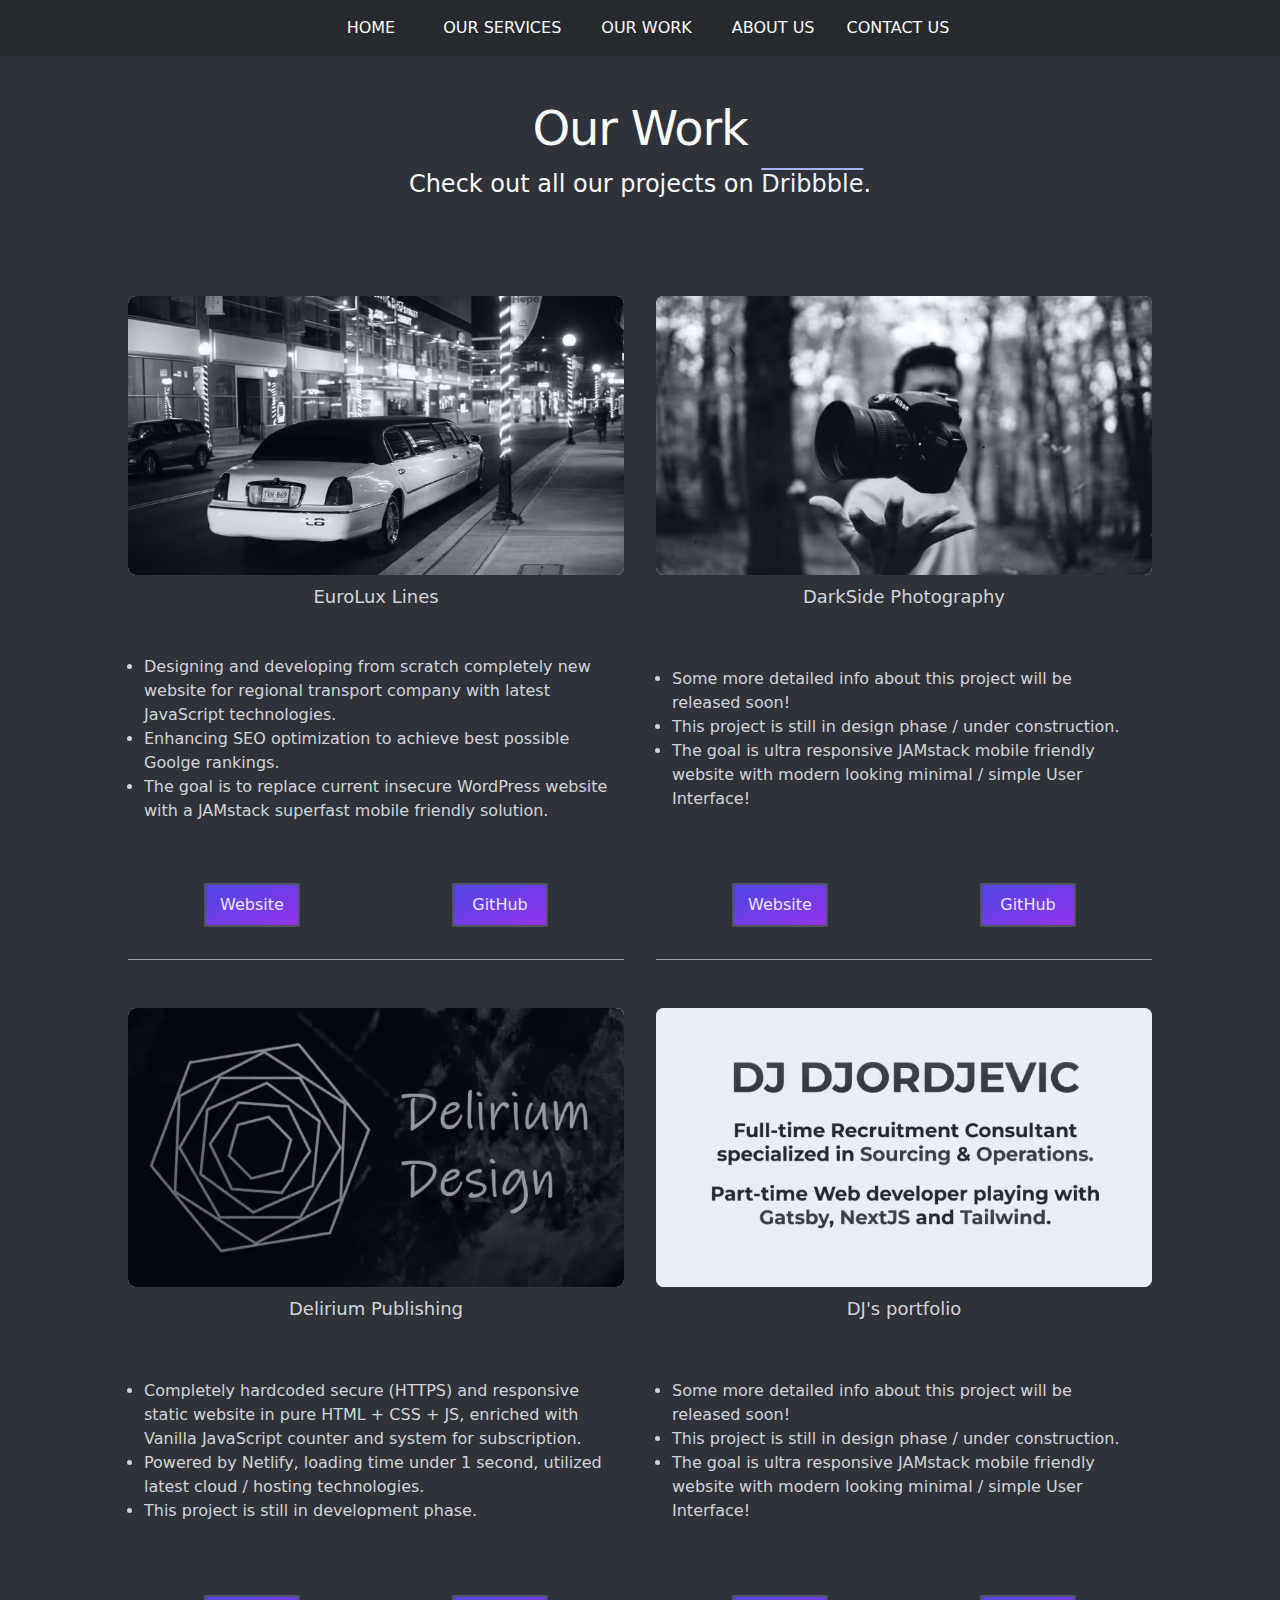
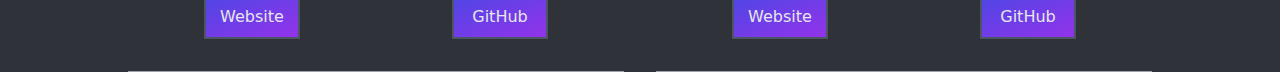
<file: projects/index.html>
<!DOCTYPE html><html><head><meta charSet="utf-8"/><meta http-equiv="x-ua-compatible" content="ie=edge"/><meta name="viewport" content="width=device-width, initial-scale=1, shrink-to-fit=no"/><meta name="generator" content="Gatsby 4.16.0"/><style data-href="/styles.6bcb24c83cc87bf4d956.css" data-identity="gatsby-global-css">/*
! tailwindcss v3.1.2 | MIT License | https://tailwindcss.com
*/*,:after,:before{border:0 solid #e5e7eb;box-sizing:border-box}:after,:before{--tw-content:""}html{-webkit-text-size-adjust:100%;font-family:ui-sans-serif,system-ui,-apple-system,BlinkMacSystemFont,Segoe UI,Roboto,Helvetica Neue,Arial,Noto Sans,sans-serif,Apple Color Emoji,Segoe UI Emoji,Segoe UI Symbol,Noto Color Emoji;line-height:1.5;-moz-tab-size:4;-o-tab-size:4;tab-size:4}body{line-height:inherit;margin:0}hr{border-top-width:1px;color:inherit;height:0}abbr:where([title]){-webkit-text-decoration:underline dotted;text-decoration:underline dotted}h1,h2,h3,h4,h5,h6{font-size:inherit;font-weight:inherit}a{color:inherit;text-decoration:inherit}b,strong{font-weight:bolder}code,kbd,pre,samp{font-family:ui-monospace,SFMono-Regular,Menlo,Monaco,Consolas,Liberation Mono,Courier New,monospace;font-size:1em}small{font-size:80%}sub,sup{font-size:75%;line-height:0;position:relative;vertical-align:baseline}sub{bottom:-.25em}sup{top:-.5em}table{border-collapse:collapse;border-color:inherit;text-indent:0}button,input,optgroup,select,textarea{color:inherit;font-family:inherit;font-size:100%;font-weight:inherit;line-height:inherit;margin:0;padding:0}button,select{text-transform:none}[type=button],[type=reset],[type=submit],button{-webkit-appearance:button;background-color:transparent;background-image:none}:-moz-focusring{outline:auto}:-moz-ui-invalid{box-shadow:none}progress{vertical-align:baseline}::-webkit-inner-spin-button,::-webkit-outer-spin-button{height:auto}[type=search]{-webkit-appearance:textfield;outline-offset:-2px}::-webkit-search-decoration{-webkit-appearance:none}::-webkit-file-upload-button{-webkit-appearance:button;font:inherit}summary{display:list-item}blockquote,dd,dl,figure,h1,h2,h3,h4,h5,h6,hr,p,pre{margin:0}fieldset{margin:0}fieldset,legend{padding:0}menu,ol,ul{list-style:none;margin:0;padding:0}textarea{resize:vertical}input::-moz-placeholder,textarea::-moz-placeholder{color:#9ca3af;opacity:1}input:-ms-input-placeholder,textarea:-ms-input-placeholder{color:#9ca3af;opacity:1}input::placeholder,textarea::placeholder{color:#9ca3af;opacity:1}[role=button],button{cursor:pointer}:disabled{cursor:default}audio,canvas,embed,iframe,img,object,svg,video{display:block;vertical-align:middle}img,video{height:auto;max-width:100%}*,:after,:before{--tw-border-spacing-x:0;--tw-border-spacing-y:0;--tw-translate-x:0;--tw-translate-y:0;--tw-rotate:0;--tw-skew-x:0;--tw-skew-y:0;--tw-scale-x:1;--tw-scale-y:1;--tw-pan-x: ;--tw-pan-y: ;--tw-pinch-zoom: ;--tw-scroll-snap-strictness:proximity;--tw-ordinal: ;--tw-slashed-zero: ;--tw-numeric-figure: ;--tw-numeric-spacing: ;--tw-numeric-fraction: ;--tw-ring-inset: ;--tw-ring-offset-width:0px;--tw-ring-offset-color:#fff;--tw-ring-color:rgba(59,130,246,.5);--tw-ring-offset-shadow:0 0 #0000;--tw-ring-shadow:0 0 #0000;--tw-shadow:0 0 #0000;--tw-shadow-colored:0 0 #0000;--tw-blur: ;--tw-brightness: ;--tw-contrast: ;--tw-grayscale: ;--tw-hue-rotate: ;--tw-invert: ;--tw-saturate: ;--tw-sepia: ;--tw-drop-shadow: ;--tw-backdrop-blur: ;--tw-backdrop-brightness: ;--tw-backdrop-contrast: ;--tw-backdrop-grayscale: ;--tw-backdrop-hue-rotate: ;--tw-backdrop-invert: ;--tw-backdrop-opacity: ;--tw-backdrop-saturate: ;--tw-backdrop-sepia: }::-webkit-backdrop{--tw-border-spacing-x:0;--tw-border-spacing-y:0;--tw-translate-x:0;--tw-translate-y:0;--tw-rotate:0;--tw-skew-x:0;--tw-skew-y:0;--tw-scale-x:1;--tw-scale-y:1;--tw-pan-x: ;--tw-pan-y: ;--tw-pinch-zoom: ;--tw-scroll-snap-strictness:proximity;--tw-ordinal: ;--tw-slashed-zero: ;--tw-numeric-figure: ;--tw-numeric-spacing: ;--tw-numeric-fraction: ;--tw-ring-inset: ;--tw-ring-offset-width:0px;--tw-ring-offset-color:#fff;--tw-ring-color:rgba(59,130,246,.5);--tw-ring-offset-shadow:0 0 #0000;--tw-ring-shadow:0 0 #0000;--tw-shadow:0 0 #0000;--tw-shadow-colored:0 0 #0000;--tw-blur: ;--tw-brightness: ;--tw-contrast: ;--tw-grayscale: ;--tw-hue-rotate: ;--tw-invert: ;--tw-saturate: ;--tw-sepia: ;--tw-drop-shadow: ;--tw-backdrop-blur: ;--tw-backdrop-brightness: ;--tw-backdrop-contrast: ;--tw-backdrop-grayscale: ;--tw-backdrop-hue-rotate: ;--tw-backdrop-invert: ;--tw-backdrop-opacity: ;--tw-backdrop-saturate: ;--tw-backdrop-sepia: }::backdrop{--tw-border-spacing-x:0;--tw-border-spacing-y:0;--tw-translate-x:0;--tw-translate-y:0;--tw-rotate:0;--tw-skew-x:0;--tw-skew-y:0;--tw-scale-x:1;--tw-scale-y:1;--tw-pan-x: ;--tw-pan-y: ;--tw-pinch-zoom: ;--tw-scroll-snap-strictness:proximity;--tw-ordinal: ;--tw-slashed-zero: ;--tw-numeric-figure: ;--tw-numeric-spacing: ;--tw-numeric-fraction: ;--tw-ring-inset: ;--tw-ring-offset-width:0px;--tw-ring-offset-color:#fff;--tw-ring-color:rgba(59,130,246,.5);--tw-ring-offset-shadow:0 0 #0000;--tw-ring-shadow:0 0 #0000;--tw-shadow:0 0 #0000;--tw-shadow-colored:0 0 #0000;--tw-blur: ;--tw-brightness: ;--tw-contrast: ;--tw-grayscale: ;--tw-hue-rotate: ;--tw-invert: ;--tw-saturate: ;--tw-sepia: ;--tw-drop-shadow: ;--tw-backdrop-blur: ;--tw-backdrop-brightness: ;--tw-backdrop-contrast: ;--tw-backdrop-grayscale: ;--tw-backdrop-hue-rotate: ;--tw-backdrop-invert: ;--tw-backdrop-opacity: ;--tw-backdrop-saturate: ;--tw-backdrop-sepia: }.container{width:100%}@media (min-width:520px){.container{max-width:520px}}@media (min-width:768px){.container{max-width:768px}}@media (min-width:1024px){.container{max-width:1024px}}@media (min-width:1280px){.container{max-width:1280px}}@media (min-width:1536px){.container{max-width:1536px}}.static{position:static}.absolute{position:absolute}.relative{position:relative}.sticky{position:-webkit-sticky;position:sticky}.top-0{top:0}.right-0{right:0}.z-10{z-index:10}.z-0{z-index:0}.mx-auto{margin-left:auto;margin-right:auto}.my-4{margin-bottom:1rem;margin-top:1rem}.my-8{margin-bottom:2rem;margin-top:2rem}.mt-4{margin-top:1rem}.mt-8{margin-top:2rem}.mb-8{margin-bottom:2rem}.mt-16{margin-top:4rem}.mt-2{margin-top:.5rem}.mt-24{margin-top:6rem}.mt-7{margin-top:1.75rem}.mt-px{margin-top:1px}.ml-1{margin-left:.25rem}.block{display:block}.inline{display:inline}.flex{display:flex}.grid{display:grid}.hidden{display:none}.h-64{height:16rem}.h-10{height:2.5rem}.h-0\.5{height:.125rem}.h-0{height:0}.h-11{height:2.75rem}.min-h-\[200px\]{min-height:200px}.min-h-screen{min-height:100vh}.w-4\/5{width:80%}.w-full{width:100%}.w-36{width:9rem}.w-24{width:6rem}.w-7{width:1.75rem}.w-8{width:2rem}.w-11{width:2.75rem}.max-w-4xl{max-width:56rem}.max-w-2xl{max-width:42rem}.max-w-screen-xl{max-width:1280px}.max-w-xl{max-width:36rem}.max-w-lg{max-width:32rem}.flex-1{flex:1 1 0%}.flex-grow{flex-grow:1}.rotate-0{--tw-rotate:0deg}.rotate-0,.rotate-180{transform:translate(var(--tw-translate-x),var(--tw-translate-y)) rotate(var(--tw-rotate)) skewX(var(--tw-skew-x)) skewY(var(--tw-skew-y)) scaleX(var(--tw-scale-x)) scaleY(var(--tw-scale-y))}.rotate-180{--tw-rotate:180deg}@-webkit-keyframes pulse{50%{opacity:.5}}@keyframes pulse{50%{opacity:.5}}.animate-pulse{-webkit-animation:pulse 2s cubic-bezier(.4,0,.6,1) infinite;animation:pulse 2s cubic-bezier(.4,0,.6,1) infinite}.list-disc{list-style-type:disc}.grid-cols-1{grid-template-columns:repeat(1,minmax(0,1fr))}.grid-cols-2{grid-template-columns:repeat(2,minmax(0,1fr))}.grid-rows-2{grid-template-rows:repeat(2,minmax(0,1fr))}.flex-row{flex-direction:row}.flex-col{flex-direction:column}.flex-wrap{flex-wrap:wrap}.place-content-center{place-content:center}.place-items-center{place-items:center}.content-center{align-content:center}.items-center{align-items:center}.justify-center{justify-content:center}.justify-between{justify-content:space-between}.gap-4{gap:1rem}.gap-5{gap:1.25rem}.gap-2{gap:.5rem}.gap-8{gap:2rem}.gap-y-16{row-gap:4rem}.gap-x-8{-moz-column-gap:2rem;column-gap:2rem}.gap-x-6{-moz-column-gap:1.5rem;column-gap:1.5rem}.gap-y-10{row-gap:2.5rem}.space-y-4>:not([hidden])~:not([hidden]){--tw-space-y-reverse:0;margin-bottom:calc(1rem*var(--tw-space-y-reverse));margin-top:calc(1rem*(1 - var(--tw-space-y-reverse)))}.space-x-6>:not([hidden])~:not([hidden]){--tw-space-x-reverse:0;margin-left:calc(1.5rem*(1 - var(--tw-space-x-reverse)));margin-right:calc(1.5rem*var(--tw-space-x-reverse))}.space-y-2>:not([hidden])~:not([hidden]){--tw-space-y-reverse:0;margin-bottom:calc(.5rem*var(--tw-space-y-reverse));margin-top:calc(.5rem*(1 - var(--tw-space-y-reverse)))}.rounded-lg{border-radius:.5rem}.border-2{border-width:2px}.border-t{border-top-width:1px}.border-b{border-bottom-width:1px}.border-solid{border-style:solid}.border-gray-600{--tw-border-opacity:1;border-color:rgb(75 85 99/var(--tw-border-opacity))}.border-gray-200{--tw-border-opacity:1;border-color:rgb(229 231 235/var(--tw-border-opacity))}.border-indigo-500{--tw-border-opacity:1;border-color:rgb(99 102 241/var(--tw-border-opacity))}.border-gray-400{--tw-border-opacity:1;border-color:rgb(156 163 175/var(--tw-border-opacity))}.bg-gray-100{--tw-bg-opacity:1;background-color:rgb(243 244 246/var(--tw-bg-opacity))}.bg-black{--tw-bg-opacity:1;background-color:rgb(0 0 0/var(--tw-bg-opacity))}.bg-white{--tw-bg-opacity:1;background-color:rgb(255 255 255/var(--tw-bg-opacity))}.bg-delirium-dark{--tw-bg-opacity:1;background-color:rgb(38 41 46/var(--tw-bg-opacity))}.bg-gray-50{--tw-bg-opacity:1;background-color:rgb(249 250 251/var(--tw-bg-opacity))}.bg-gray-900{--tw-bg-opacity:1;background-color:rgb(17 24 39/var(--tw-bg-opacity))}.bg-delirium-medium{--tw-bg-opacity:1;background-color:rgb(47 50 56/var(--tw-bg-opacity))}.bg-gradient-to-br{background-image:linear-gradient(to bottom right,var(--tw-gradient-stops))}.from-indigo-600{--tw-gradient-from:#4f46e5;--tw-gradient-to:rgba(79,70,229,0);--tw-gradient-stops:var(--tw-gradient-from),var(--tw-gradient-to)}.from-purple-500{--tw-gradient-from:#a855f7;--tw-gradient-to:rgba(168,85,247,0);--tw-gradient-stops:var(--tw-gradient-from),var(--tw-gradient-to)}.from-indigo-500{--tw-gradient-from:#6366f1;--tw-gradient-to:rgba(99,102,241,0);--tw-gradient-stops:var(--tw-gradient-from),var(--tw-gradient-to)}.from-indigo-700{--tw-gradient-from:#4338ca;--tw-gradient-to:rgba(67,56,202,0);--tw-gradient-stops:var(--tw-gradient-from),var(--tw-gradient-to)}.to-purple-600{--tw-gradient-to:#9333ea}.to-indigo-500{--tw-gradient-to:#6366f1}.to-purple-500{--tw-gradient-to:#a855f7}.to-indigo-600{--tw-gradient-to:#4f46e5}.to-indigo-700{--tw-gradient-to:#4338ca}.to-indigo-800{--tw-gradient-to:#3730a3}.bg-clip-text{-webkit-background-clip:text;background-clip:text}.p-4{padding:1rem}.px-4{padding-left:1rem;padding-right:1rem}.py-1{padding-bottom:.25rem;padding-top:.25rem}.py-24{padding-bottom:6rem;padding-top:6rem}.py-2{padding-bottom:.5rem;padding-top:.5rem}.py-32{padding-bottom:8rem;padding-top:8rem}.px-8{padding-left:2rem;padding-right:2rem}.px-6{padding-left:1.5rem;padding-right:1.5rem}.pt-12{padding-top:3rem}.pb-24{padding-bottom:6rem}.pt-4{padding-top:1rem}.pb-12{padding-bottom:3rem}.pt-8{padding-top:2rem}.pb-48{padding-bottom:12rem}.pt-2{padding-top:.5rem}.pl-4{padding-left:1rem}.pr-4{padding-right:1rem}.pr-6{padding-right:1.5rem}.text-left{text-align:left}.text-center{text-align:center}.text-start{text-align:start}.text-3xl{font-size:1.875rem;line-height:2.25rem}.text-xl{font-size:1.25rem;line-height:1.75rem}.text-2xl{font-size:1.5rem;line-height:2rem}.text-sm{font-size:.875rem;line-height:1.25rem}.text-4xl{font-size:2.25rem;line-height:2.5rem}.text-lg{font-size:1.125rem;line-height:1.75rem}.font-light{font-weight:300}.font-extrabold{font-weight:800}.font-medium{font-weight:500}.font-bold{font-weight:700}.uppercase{text-transform:uppercase}.leading-10{line-height:2.5rem}.tracking-tight{letter-spacing:-.025em}.text-gray-50{--tw-text-opacity:1;color:rgb(249 250 251/var(--tw-text-opacity))}.text-gray-500{--tw-text-opacity:1;color:rgb(107 114 128/var(--tw-text-opacity))}.text-gray-200{--tw-text-opacity:1;color:rgb(229 231 235/var(--tw-text-opacity))}.text-gray-900{--tw-text-opacity:1;color:rgb(17 24 39/var(--tw-text-opacity))}.text-white{--tw-text-opacity:1;color:rgb(255 255 255/var(--tw-text-opacity))}.text-transparent{color:transparent}.text-gray-300{--tw-text-opacity:1;color:rgb(209 213 219/var(--tw-text-opacity))}.text-indigo-50{--tw-text-opacity:1;color:rgb(238 242 255/var(--tw-text-opacity))}.overline{-webkit-text-decoration-line:overline;text-decoration-line:overline}.decoration-indigo-300{-webkit-text-decoration-color:#a5b4fc;text-decoration-color:#a5b4fc}.opacity-80{opacity:.8}.mix-blend-plus-lighter{mix-blend-mode:plus-lighter}.shadow-lg{--tw-shadow:0 10px 15px -3px rgba(0,0,0,.1),0 4px 6px -4px rgba(0,0,0,.1);--tw-shadow-colored:0 10px 15px -3px var(--tw-shadow-color),0 4px 6px -4px var(--tw-shadow-color);box-shadow:var(--tw-ring-offset-shadow,0 0 #0000),var(--tw-ring-shadow,0 0 #0000),var(--tw-shadow)}.blur-lg{--tw-blur:blur(16px)}.blur-lg,.invert{filter:var(--tw-blur) var(--tw-brightness) var(--tw-contrast) var(--tw-grayscale) var(--tw-hue-rotate) var(--tw-invert) var(--tw-saturate) var(--tw-sepia) var(--tw-drop-shadow)}.invert{--tw-invert:invert(100%)}.filter-none{filter:none}.transition{transition-duration:.15s;transition-property:color,background-color,border-color,fill,stroke,opacity,box-shadow,transform,filter,-webkit-text-decoration-color,-webkit-backdrop-filter;transition-property:color,background-color,border-color,text-decoration-color,fill,stroke,opacity,box-shadow,transform,filter,backdrop-filter;transition-property:color,background-color,border-color,text-decoration-color,fill,stroke,opacity,box-shadow,transform,filter,backdrop-filter,-webkit-text-decoration-color,-webkit-backdrop-filter;transition-timing-function:cubic-bezier(.4,0,.2,1)}.duration-200{transition-duration:.2s}.ease-in-out{transition-timing-function:cubic-bezier(.4,0,.2,1)}.ease-out{transition-timing-function:cubic-bezier(0,0,.2,1)}.hover\:scale-110:hover{--tw-scale-x:1.1;--tw-scale-y:1.1}.hover\:scale-105:hover,.hover\:scale-110:hover{transform:translate(var(--tw-translate-x),var(--tw-translate-y)) rotate(var(--tw-rotate)) skewX(var(--tw-skew-x)) skewY(var(--tw-skew-y)) scaleX(var(--tw-scale-x)) scaleY(var(--tw-scale-y))}.hover\:scale-105:hover{--tw-scale-x:1.05;--tw-scale-y:1.05}.hover\:animate-none:hover{-webkit-animation:none;animation:none}.hover\:border-gray-400:hover{--tw-border-opacity:1;border-color:rgb(156 163 175/var(--tw-border-opacity))}.hover\:bg-indigo-700:hover{--tw-bg-opacity:1;background-color:rgb(67 56 202/var(--tw-bg-opacity))}.hover\:bg-indigo-600:hover{--tw-bg-opacity:1;background-color:rgb(79 70 229/var(--tw-bg-opacity))}.hover\:bg-teal-900:hover{--tw-bg-opacity:1;background-color:rgb(19 78 74/var(--tw-bg-opacity))}.hover\:bg-gradient-to-r:hover{background-image:linear-gradient(to right,var(--tw-gradient-stops))}.hover\:text-gray-50:hover{--tw-text-opacity:1;color:rgb(249 250 251/var(--tw-text-opacity))}.hover\:text-indigo-300:hover{--tw-text-opacity:1;color:rgb(165 180 252/var(--tw-text-opacity))}.hover\:overline:hover{-webkit-text-decoration-line:overline;text-decoration-line:overline}.hover\:decoration-indigo-500:hover{-webkit-text-decoration-color:#6366f1;text-decoration-color:#6366f1}.hover\:mix-blend-normal:hover{mix-blend-mode:normal}.hover\:filter-none:hover{filter:none}.hover\:ease-in:hover{transition-timing-function:cubic-bezier(.4,0,1,1)}.group:hover .group-hover\:text-gray-300{--tw-text-opacity:1;color:rgb(209 213 219/var(--tw-text-opacity))}.group:hover .group-hover\:opacity-100{opacity:1}@media (min-width:520px){.sm\:mx-auto{margin-left:auto;margin-right:auto}.sm\:flex{display:flex}.sm\:h-48{height:12rem}.sm\:w-36{width:9rem}.sm\:w-10\/12{width:83.333333%}.sm\:grid-cols-2{grid-template-columns:repeat(2,minmax(0,1fr))}.sm\:gap-6{gap:1.5rem}.sm\:gap-y-16{row-gap:4rem}.sm\:gap-y-8{row-gap:2rem}.sm\:px-6{padding-left:1.5rem;padding-right:1.5rem}.sm\:py-32{padding-bottom:8rem;padding-top:8rem}.sm\:pb-24{padding-bottom:6rem}.sm\:text-center{text-align:center}.sm\:text-5xl{font-size:3rem;line-height:1}.sm\:text-2xl{font-size:1.5rem;line-height:2rem}.sm\:text-4xl{font-size:2.25rem;line-height:2.5rem}.sm\:leading-none{line-height:1}.sm\:mix-blend-luminosity{mix-blend-mode:luminosity}.sm\:filter{filter:var(--tw-blur) var(--tw-brightness) var(--tw-contrast) var(--tw-grayscale) var(--tw-hue-rotate) var(--tw-invert) var(--tw-saturate) var(--tw-sepia) var(--tw-drop-shadow)}}@media (min-width:768px){.md\:block{display:block}.md\:inline-block{display:inline-block}.md\:flex{display:flex}.md\:hidden{display:none}.md\:h-64{height:16rem}.md\:w-4\/5{width:80%}.md\:max-w-none{max-width:none}.md\:grid-cols-2{grid-template-columns:repeat(2,minmax(0,1fr))}.md\:justify-center{justify-content:center}.md\:gap-6{gap:1.5rem}.md\:px-8{padding-left:2rem;padding-right:2rem}.md\:pt-0{padding-top:0}.md\:text-center{text-align:center}.md\:text-6xl{font-size:3.75rem;line-height:1}.md\:hover\:scale-105:hover{--tw-scale-x:1.05;--tw-scale-y:1.05;transform:translate(var(--tw-translate-x),var(--tw-translate-y)) rotate(var(--tw-rotate)) skewX(var(--tw-skew-x)) skewY(var(--tw-skew-y)) scaleX(var(--tw-scale-x)) scaleY(var(--tw-scale-y))}}@media (min-width:1024px){.lg\:ml-0{margin-left:0}.lg\:mt-0{margin-top:0}.lg\:ml-3{margin-left:.75rem}.lg\:flex{display:flex}.lg\:w-3\/5{width:60%}.lg\:w-full{width:100%}.lg\:max-w-7xl{max-width:80rem}.lg\:grid-cols-2{grid-template-columns:repeat(2,minmax(0,1fr))}.lg\:justify-start{justify-content:flex-start}.lg\:gap-8{gap:2rem}.lg\:gap-x-8{-moz-column-gap:2rem;column-gap:2rem}.lg\:px-8{padding-left:2rem;padding-right:2rem}.lg\:px-32{padding-left:8rem;padding-right:8rem}.lg\:text-left{text-align:left}.lg\:text-7xl{font-size:4.5rem;line-height:1}}</style><style>.gatsby-image-wrapper{position:relative;overflow:hidden}.gatsby-image-wrapper picture.object-fit-polyfill{position:static!important}.gatsby-image-wrapper img{bottom:0;height:100%;left:0;margin:0;max-width:none;padding:0;position:absolute;right:0;top:0;width:100%;object-fit:cover}.gatsby-image-wrapper [data-main-image]{opacity:0;transform:translateZ(0);transition:opacity .25s linear;will-change:opacity}.gatsby-image-wrapper-constrained{display:inline-block;vertical-align:top}</style><noscript><style>.gatsby-image-wrapper noscript [data-main-image]{opacity:1!important}.gatsby-image-wrapper [data-placeholder-image]{opacity:0!important}</style></noscript><script type="module">const e="undefined"!=typeof HTMLImageElement&&"loading"in HTMLImageElement.prototype;e&&document.body.addEventListener("load",(function(e){const t=e.target;if(void 0===t.dataset.mainImage)return;if(void 0===t.dataset.gatsbyImageSsr)return;let a=null,n=t;for(;null===a&&n;)void 0!==n.parentNode.dataset.gatsbyImageWrapper&&(a=n.parentNode),n=n.parentNode;const o=a.querySelector("[data-placeholder-image]"),r=new Image;r.src=t.currentSrc,r.decode().catch((()=>{})).then((()=>{t.style.opacity=1,o&&(o.style.opacity=0,o.style.transition="opacity 500ms linear")}))}),!0);</script><title data-react-helmet="true"></title><link rel="sitemap" type="application/xml" href="/sitemap/sitemap-index.xml"/><link rel="icon" href="/favicon-32x32.png?v=53aa06cf17e4239d0dba6ffd09854e02" type="image/png"/><link rel="manifest" href="/manifest.webmanifest" crossorigin="anonymous"/><link rel="apple-touch-icon" sizes="48x48" href="/icons/icon-48x48.png?v=53aa06cf17e4239d0dba6ffd09854e02"/><link rel="apple-touch-icon" sizes="72x72" href="/icons/icon-72x72.png?v=53aa06cf17e4239d0dba6ffd09854e02"/><link rel="apple-touch-icon" sizes="96x96" href="/icons/icon-96x96.png?v=53aa06cf17e4239d0dba6ffd09854e02"/><link rel="apple-touch-icon" sizes="144x144" href="/icons/icon-144x144.png?v=53aa06cf17e4239d0dba6ffd09854e02"/><link rel="apple-touch-icon" sizes="192x192" href="/icons/icon-192x192.png?v=53aa06cf17e4239d0dba6ffd09854e02"/><link rel="apple-touch-icon" sizes="256x256" href="/icons/icon-256x256.png?v=53aa06cf17e4239d0dba6ffd09854e02"/><link rel="apple-touch-icon" sizes="384x384" href="/icons/icon-384x384.png?v=53aa06cf17e4239d0dba6ffd09854e02"/><link rel="apple-touch-icon" sizes="512x512" href="/icons/icon-512x512.png?v=53aa06cf17e4239d0dba6ffd09854e02"/></head><body><div id="___gatsby"><div style="outline:none" tabindex="-1" id="gatsby-focus-wrapper"><div class="min-h-screen bg-delirium-medium"><div class="sticky top-0 z-10 flex items-center justify-between bg-delirium-dark p-4 uppercase text-gray-50 md:justify-center"><a href="/"><img src="/static/ddlogo-6ec245b61239fc1751132059d6434b0d.svg" alt="logo" class="h-10 pl-4 mix-blend-plus-lighter md:hidden"/></a><nav><section class="MOBILE-MENU flex md:hidden"><div class="HAMBURGER-ICON space-y-2 pr-4" role="button" tabindex="0"><span class="ml-1 block h-0.5 w-7 animate-pulse bg-gray-50"></span><span class="block h-0.5 w-8 animate-pulse bg-gray-50"></span><span class="ml-1 block h-0.5 w-7 animate-pulse bg-gray-50"></span></div><div class="hideMenuNav"><div class="absolute top-0 right-0 pt-4 pr-6" role="button" tabindex="0"><svg class="h-11 w-11 text-gray-50" viewBox="0 0 24 24" fill="none" stroke="currentColor" stroke-width="1" stroke-linecap="round" stroke-linejoin="round"><line x1="18" y1="6" x2="6" y2="18"></line><line x1="6" y1="6" x2="18" y2="18"></line></svg></div><ul class="flex min-h-[200px] flex-col items-center justify-between text-2xl"><li class="my-8 border-b border-gray-400 uppercase"><a href="/services">Our Services</a></li><li class="my-8 border-b border-gray-400 uppercase"><a href="/projects">Our Work</a></li><li class="my-8 border-b border-gray-400 uppercase"><a href="/about">About Us</a></li><li class="my-8 animate-pulse border-b border-gray-400 uppercase"><a href="/contact">Contact Us</a></li></ul></div></section><ul class="DESKTOP-MENU hidden items-center justify-between md:flex "><li><a class="p-4 px-8 hover:bg-indigo-700 hover:overline" href="/">Home</a></li><li><a class="from-indigo-700 to-indigo-600 p-4 hover:bg-gradient-to-r hover:overline" href="/services">Our Services</a></li><li><a class="p-4 px-6 hover:bg-indigo-600 hover:overline" href="/projects">Our Work</a></li><li><a class="from-indigo-600 to-indigo-700 p-4 hover:bg-gradient-to-r hover:overline" href="/about">About Us</a></li><li><a class="animate-pulse from-indigo-700 to-indigo-800 p-4 hover:animate-none hover:bg-gradient-to-r hover:overline" href="/contact">Contact Us</a></li></ul></nav><style>
      .hideMenuNav {
        display: none;
      }
      .showMenuNav {
        display: block;
        position: absolute;
        width: 100%;
        height: 100vh;
        top: 0;
        left: 0;
        background: #26292E;
        z-index: 10;
        display: flex;
        flex-direction: column;
        justify-content: space-evenly;
        align-items: center;
      }
    </style></div><div class="z-0"><div class=""><div class="mx-auto grid max-w-4xl grid-cols-1 items-center px-4 pt-12 pb-12 sm:pb-24 lg:max-w-7xl lg:px-8"><div class=""><h2 class="text-center text-3xl tracking-tight text-gray-50 sm:text-5xl">Our Work</h2><h3 class="mt-4 text-center text-lg font-light text-gray-50 sm:text-2xl">Check out all our projects on<!-- --> <!-- --><a href="https://dribbble.com/" target="_blank" rel="noopener noreferrer" class="delay-50 text-indigo-50 overline decoration-indigo-300 transition ease-in-out hover:text-indigo-300 hover:decoration-indigo-500">Dribbble</a>.<!-- --></h3></div></div><div class="mx-auto grid max-w-4xl grid-cols-1 items-center gap-y-16 gap-x-8 px-4 sm:px-6 lg:max-w-7xl lg:px-32 "><div class=""><div class="grid gap-4 md:grid-cols-2 md:gap-6 lg:gap-8 "><div class=" "><div data-gatsby-image-wrapper="" class="gatsby-image-wrapper gatsby-image-wrapper-constrained delay-50 rounded-lg bg-gray-100 transition duration-200 ease-out hover:mix-blend-normal hover:ease-in sm:mix-blend-luminosity md:hover:scale-105"><div style="max-width:718px;display:block"><img alt="" role="presentation" aria-hidden="true" src="data:image/svg+xml;charset=utf-8,%3Csvg height=&#x27;404&#x27; width=&#x27;718&#x27; xmlns=&#x27;http://www.w3.org/2000/svg&#x27; version=&#x27;1.1&#x27;%3E%3C/svg%3E" style="max-width:100%;display:block;position:static"/></div><div aria-hidden="true" data-placeholder-image="" style="opacity:1;transition:opacity 500ms linear;background-color:#081818;position:absolute;top:0;left:0;bottom:0;right:0"></div><picture><source type="image/avif" data-srcset="/static/b16b4e8e7a0ff449800475bd6914ae3a/2c412/pexels-erik-mclean-5880098(med).avif 180w,/static/b16b4e8e7a0ff449800475bd6914ae3a/027ec/pexels-erik-mclean-5880098(med).avif 359w,/static/b16b4e8e7a0ff449800475bd6914ae3a/64f87/pexels-erik-mclean-5880098(med).avif 718w" sizes="(min-width: 718px) 718px, 100vw"/><source type="image/webp" data-srcset="/static/b16b4e8e7a0ff449800475bd6914ae3a/6e191/pexels-erik-mclean-5880098(med).webp 180w,/static/b16b4e8e7a0ff449800475bd6914ae3a/c28b4/pexels-erik-mclean-5880098(med).webp 359w,/static/b16b4e8e7a0ff449800475bd6914ae3a/eb9de/pexels-erik-mclean-5880098(med).webp 718w" sizes="(min-width: 718px) 718px, 100vw"/><img data-gatsby-image-ssr="" data-main-image="" style="opacity:0" sizes="(min-width: 718px) 718px, 100vw" decoding="async" loading="lazy" data-src="/static/b16b4e8e7a0ff449800475bd6914ae3a/69ce2/pexels-erik-mclean-5880098(med).jpg" data-srcset="/static/b16b4e8e7a0ff449800475bd6914ae3a/f9c48/pexels-erik-mclean-5880098(med).jpg 180w,/static/b16b4e8e7a0ff449800475bd6914ae3a/4fdcf/pexels-erik-mclean-5880098(med).jpg 359w,/static/b16b4e8e7a0ff449800475bd6914ae3a/69ce2/pexels-erik-mclean-5880098(med).jpg 718w" alt="Walnut card tray with white powder coated steel divider and 3 punchout holes."/></picture><noscript><picture><source type="image/avif" srcSet="/static/b16b4e8e7a0ff449800475bd6914ae3a/2c412/pexels-erik-mclean-5880098(med).avif 180w,/static/b16b4e8e7a0ff449800475bd6914ae3a/027ec/pexels-erik-mclean-5880098(med).avif 359w,/static/b16b4e8e7a0ff449800475bd6914ae3a/64f87/pexels-erik-mclean-5880098(med).avif 718w" sizes="(min-width: 718px) 718px, 100vw"/><source type="image/webp" srcSet="/static/b16b4e8e7a0ff449800475bd6914ae3a/6e191/pexels-erik-mclean-5880098(med).webp 180w,/static/b16b4e8e7a0ff449800475bd6914ae3a/c28b4/pexels-erik-mclean-5880098(med).webp 359w,/static/b16b4e8e7a0ff449800475bd6914ae3a/eb9de/pexels-erik-mclean-5880098(med).webp 718w" sizes="(min-width: 718px) 718px, 100vw"/><img data-gatsby-image-ssr="" data-main-image="" style="opacity:0" sizes="(min-width: 718px) 718px, 100vw" decoding="async" loading="lazy" src="/static/b16b4e8e7a0ff449800475bd6914ae3a/69ce2/pexels-erik-mclean-5880098(med).jpg" srcSet="/static/b16b4e8e7a0ff449800475bd6914ae3a/f9c48/pexels-erik-mclean-5880098(med).jpg 180w,/static/b16b4e8e7a0ff449800475bd6914ae3a/4fdcf/pexels-erik-mclean-5880098(med).jpg 359w,/static/b16b4e8e7a0ff449800475bd6914ae3a/69ce2/pexels-erik-mclean-5880098(med).jpg 718w" alt="Walnut card tray with white powder coated steel divider and 3 punchout holes."/></picture></noscript><script type="module">const t="undefined"!=typeof HTMLImageElement&&"loading"in HTMLImageElement.prototype;if(t){const t=document.querySelectorAll("img[data-main-image]");for(let e of t){e.dataset.src&&(e.setAttribute("src",e.dataset.src),e.removeAttribute("data-src")),e.dataset.srcset&&(e.setAttribute("srcset",e.dataset.srcset),e.removeAttribute("data-srcset"));const t=e.parentNode.querySelectorAll("source[data-srcset]");for(let e of t)e.setAttribute("srcset",e.dataset.srcset),e.removeAttribute("data-srcset");e.complete&&(e.style.opacity=1,e.parentNode.parentNode.querySelector("[data-placeholder-image]").style.opacity=0)}}</script></div><h4 class="pt-2 text-center text-lg text-gray-300">EuroLux Lines</h4><div class="grid h-64 list-disc content-center border-solid border-indigo-500 p-4 text-start text-gray-300 sm:h-48 md:h-64"><li>Designing and developing from scratch completely new website for regional transport company with latest JavaScript technologies.</li><li>Enhancing SEO optimization to achieve best possible Goolge rankings.</li><li>The goal is to replace current insecure WordPress website with a JAMstack superfast mobile friendly solution.</li></div><div class="grid grid-cols-2 place-items-center"><div><button class="my-4 w-24 border-2 border-gray-600 bg-gradient-to-br from-indigo-600 to-purple-600 text-gray-200 hover:border-gray-400 hover:text-gray-50"><a target="_blank" rel="noreferrer" href="https://www.netlify.com" class="block py-2">Website</a></button></div><div><button class="my-4 w-24 border-2 border-gray-600 bg-gradient-to-br from-indigo-600 to-purple-600 text-gray-200 hover:border-gray-400 hover:text-gray-50"><a target="_blank" rel="noreferrer" href="https://www.github.com" class="block py-2">GitHub</a></button></div></div><div class="flex-grow border-b border-gray-400 pt-4"></div></div><div class="pt-4 md:pt-0"><div data-gatsby-image-wrapper="" class="gatsby-image-wrapper gatsby-image-wrapper-constrained delay-50 rounded-lg bg-gray-100 transition ease-in-out hover:scale-105 hover:mix-blend-normal sm:mix-blend-luminosity"><div style="max-width:718px;display:block"><img alt="" role="presentation" aria-hidden="true" src="data:image/svg+xml;charset=utf-8,%3Csvg height=&#x27;404&#x27; width=&#x27;718&#x27; xmlns=&#x27;http://www.w3.org/2000/svg&#x27; version=&#x27;1.1&#x27;%3E%3C/svg%3E" style="max-width:100%;display:block;position:static"/></div><div aria-hidden="true" data-placeholder-image="" style="opacity:1;transition:opacity 500ms linear;background-color:#181818;position:absolute;top:0;left:0;bottom:0;right:0"></div><picture><source type="image/avif" data-srcset="/static/6f1ffbd9fe23a0387d90284e5c43d2bd/2c412/reinhart-julian-WxM465oM4j4-unsplash.avif 180w,/static/6f1ffbd9fe23a0387d90284e5c43d2bd/027ec/reinhart-julian-WxM465oM4j4-unsplash.avif 359w,/static/6f1ffbd9fe23a0387d90284e5c43d2bd/64f87/reinhart-julian-WxM465oM4j4-unsplash.avif 718w,/static/6f1ffbd9fe23a0387d90284e5c43d2bd/661c4/reinhart-julian-WxM465oM4j4-unsplash.avif 1436w" sizes="(min-width: 718px) 718px, 100vw"/><source type="image/webp" data-srcset="/static/6f1ffbd9fe23a0387d90284e5c43d2bd/6e191/reinhart-julian-WxM465oM4j4-unsplash.webp 180w,/static/6f1ffbd9fe23a0387d90284e5c43d2bd/c28b4/reinhart-julian-WxM465oM4j4-unsplash.webp 359w,/static/6f1ffbd9fe23a0387d90284e5c43d2bd/eb9de/reinhart-julian-WxM465oM4j4-unsplash.webp 718w,/static/6f1ffbd9fe23a0387d90284e5c43d2bd/5e7f0/reinhart-julian-WxM465oM4j4-unsplash.webp 1436w" sizes="(min-width: 718px) 718px, 100vw"/><img data-gatsby-image-ssr="" data-main-image="" style="opacity:0" sizes="(min-width: 718px) 718px, 100vw" decoding="async" loading="lazy" data-src="/static/6f1ffbd9fe23a0387d90284e5c43d2bd/69ce2/reinhart-julian-WxM465oM4j4-unsplash.jpg" data-srcset="/static/6f1ffbd9fe23a0387d90284e5c43d2bd/f9c48/reinhart-julian-WxM465oM4j4-unsplash.jpg 180w,/static/6f1ffbd9fe23a0387d90284e5c43d2bd/4fdcf/reinhart-julian-WxM465oM4j4-unsplash.jpg 359w,/static/6f1ffbd9fe23a0387d90284e5c43d2bd/69ce2/reinhart-julian-WxM465oM4j4-unsplash.jpg 718w,/static/6f1ffbd9fe23a0387d90284e5c43d2bd/f13e5/reinhart-julian-WxM465oM4j4-unsplash.jpg 1436w" alt="Top down view of walnut card tray with embedded magnets and card groove."/></picture><noscript><picture><source type="image/avif" srcSet="/static/6f1ffbd9fe23a0387d90284e5c43d2bd/2c412/reinhart-julian-WxM465oM4j4-unsplash.avif 180w,/static/6f1ffbd9fe23a0387d90284e5c43d2bd/027ec/reinhart-julian-WxM465oM4j4-unsplash.avif 359w,/static/6f1ffbd9fe23a0387d90284e5c43d2bd/64f87/reinhart-julian-WxM465oM4j4-unsplash.avif 718w,/static/6f1ffbd9fe23a0387d90284e5c43d2bd/661c4/reinhart-julian-WxM465oM4j4-unsplash.avif 1436w" sizes="(min-width: 718px) 718px, 100vw"/><source type="image/webp" srcSet="/static/6f1ffbd9fe23a0387d90284e5c43d2bd/6e191/reinhart-julian-WxM465oM4j4-unsplash.webp 180w,/static/6f1ffbd9fe23a0387d90284e5c43d2bd/c28b4/reinhart-julian-WxM465oM4j4-unsplash.webp 359w,/static/6f1ffbd9fe23a0387d90284e5c43d2bd/eb9de/reinhart-julian-WxM465oM4j4-unsplash.webp 718w,/static/6f1ffbd9fe23a0387d90284e5c43d2bd/5e7f0/reinhart-julian-WxM465oM4j4-unsplash.webp 1436w" sizes="(min-width: 718px) 718px, 100vw"/><img data-gatsby-image-ssr="" data-main-image="" style="opacity:0" sizes="(min-width: 718px) 718px, 100vw" decoding="async" loading="lazy" src="/static/6f1ffbd9fe23a0387d90284e5c43d2bd/69ce2/reinhart-julian-WxM465oM4j4-unsplash.jpg" srcSet="/static/6f1ffbd9fe23a0387d90284e5c43d2bd/f9c48/reinhart-julian-WxM465oM4j4-unsplash.jpg 180w,/static/6f1ffbd9fe23a0387d90284e5c43d2bd/4fdcf/reinhart-julian-WxM465oM4j4-unsplash.jpg 359w,/static/6f1ffbd9fe23a0387d90284e5c43d2bd/69ce2/reinhart-julian-WxM465oM4j4-unsplash.jpg 718w,/static/6f1ffbd9fe23a0387d90284e5c43d2bd/f13e5/reinhart-julian-WxM465oM4j4-unsplash.jpg 1436w" alt="Top down view of walnut card tray with embedded magnets and card groove."/></picture></noscript><script type="module">const t="undefined"!=typeof HTMLImageElement&&"loading"in HTMLImageElement.prototype;if(t){const t=document.querySelectorAll("img[data-main-image]");for(let e of t){e.dataset.src&&(e.setAttribute("src",e.dataset.src),e.removeAttribute("data-src")),e.dataset.srcset&&(e.setAttribute("srcset",e.dataset.srcset),e.removeAttribute("data-srcset"));const t=e.parentNode.querySelectorAll("source[data-srcset]");for(let e of t)e.setAttribute("srcset",e.dataset.srcset),e.removeAttribute("data-srcset");e.complete&&(e.style.opacity=1,e.parentNode.parentNode.querySelector("[data-placeholder-image]").style.opacity=0)}}</script></div><h4 class="pt-2 text-center text-lg text-gray-300">DarkSide Photography</h4><div class="grid h-64 list-disc content-center border-solid border-indigo-500 p-4 text-start text-gray-300"><li>Some more detailed info about this project will be released soon!</li><li>This project is still in design phase / under construction.</li><li>The goal is ultra responsive JAMstack mobile friendly website with modern looking minimal / simple User Interface!</li></div><div class="grid grid-cols-2 place-items-center"><div><button class="my-4 w-24 border-2 border-gray-600 bg-gradient-to-br from-indigo-600 to-purple-600 text-gray-200 hover:border-gray-400 hover:text-gray-50"><a target="_blank" rel="noreferrer" href="https://www.netlify.com" class="block py-2">Website</a></button></div><div><button class="my-4 w-24 border-2 border-gray-600 bg-gradient-to-br from-indigo-600 to-purple-600 text-gray-200 hover:border-gray-400 hover:text-gray-50"><a target="_blank" rel="noreferrer" href="https://www.github.com" class="block py-2">GitHub</a></button></div></div><div class="flex-grow border-b border-gray-400 pt-4"></div></div><div class="pt-4"><div data-gatsby-image-wrapper="" class="gatsby-image-wrapper gatsby-image-wrapper-constrained delay-50 rounded-lg bg-gray-100 transition ease-in-out hover:mix-blend-normal sm:mix-blend-luminosity md:hover:scale-105"><div style="max-width:718px;display:block"><img alt="" role="presentation" aria-hidden="true" src="data:image/svg+xml;charset=utf-8,%3Csvg height=&#x27;404&#x27; width=&#x27;718&#x27; xmlns=&#x27;http://www.w3.org/2000/svg&#x27; version=&#x27;1.1&#x27;%3E%3C/svg%3E" style="max-width:100%;display:block;position:static"/></div><div aria-hidden="true" data-placeholder-image="" style="opacity:1;transition:opacity 500ms linear;background-color:#080818;position:absolute;top:0;left:0;bottom:0;right:0"></div><picture><source type="image/avif" data-srcset="/static/67a7543315db8805905538b5fcaaa82f/2c412/backgrmedf.avif 180w,/static/67a7543315db8805905538b5fcaaa82f/027ec/backgrmedf.avif 359w,/static/67a7543315db8805905538b5fcaaa82f/64f87/backgrmedf.avif 718w" sizes="(min-width: 718px) 718px, 100vw"/><img data-gatsby-image-ssr="" data-main-image="" style="opacity:0" sizes="(min-width: 718px) 718px, 100vw" decoding="async" loading="lazy" data-src="/static/67a7543315db8805905538b5fcaaa82f/eb9de/backgrmedf.webp" data-srcset="/static/67a7543315db8805905538b5fcaaa82f/6e191/backgrmedf.webp 180w,/static/67a7543315db8805905538b5fcaaa82f/c28b4/backgrmedf.webp 359w,/static/67a7543315db8805905538b5fcaaa82f/eb9de/backgrmedf.webp 718w" alt="Walnut card tray with white powder coated steel divider and 3 punchout holes."/></picture><noscript><picture><source type="image/avif" srcSet="/static/67a7543315db8805905538b5fcaaa82f/2c412/backgrmedf.avif 180w,/static/67a7543315db8805905538b5fcaaa82f/027ec/backgrmedf.avif 359w,/static/67a7543315db8805905538b5fcaaa82f/64f87/backgrmedf.avif 718w" sizes="(min-width: 718px) 718px, 100vw"/><img data-gatsby-image-ssr="" data-main-image="" style="opacity:0" sizes="(min-width: 718px) 718px, 100vw" decoding="async" loading="lazy" src="/static/67a7543315db8805905538b5fcaaa82f/eb9de/backgrmedf.webp" srcSet="/static/67a7543315db8805905538b5fcaaa82f/6e191/backgrmedf.webp 180w,/static/67a7543315db8805905538b5fcaaa82f/c28b4/backgrmedf.webp 359w,/static/67a7543315db8805905538b5fcaaa82f/eb9de/backgrmedf.webp 718w" alt="Walnut card tray with white powder coated steel divider and 3 punchout holes."/></picture></noscript><script type="module">const t="undefined"!=typeof HTMLImageElement&&"loading"in HTMLImageElement.prototype;if(t){const t=document.querySelectorAll("img[data-main-image]");for(let e of t){e.dataset.src&&(e.setAttribute("src",e.dataset.src),e.removeAttribute("data-src")),e.dataset.srcset&&(e.setAttribute("srcset",e.dataset.srcset),e.removeAttribute("data-srcset"));const t=e.parentNode.querySelectorAll("source[data-srcset]");for(let e of t)e.setAttribute("srcset",e.dataset.srcset),e.removeAttribute("data-srcset");e.complete&&(e.style.opacity=1,e.parentNode.parentNode.querySelector("[data-placeholder-image]").style.opacity=0)}}</script></div><h4 class="pt-2 text-center text-lg text-gray-300">Delirium Publishing</h4><div class="grid h-64 list-disc content-center border-solid border-indigo-500 p-4 text-start text-gray-300 sm:h-48 md:h-64 "><li>Completely hardcoded secure (HTTPS) and responsive static website in pure HTML + CSS + JS, enriched with Vanilla JavaScript counter and system for subscription.</li><li>Powered by Netlify, loading time under 1 second, utilized latest cloud / hosting technologies.</li><li>This project is still in development phase.</li></div><div class="grid grid-cols-2 place-items-center"><div><button class="my-4 w-24 border-2 border-gray-600 bg-gradient-to-br from-indigo-600 to-purple-600 text-gray-200 hover:border-gray-400 hover:text-gray-50"><a target="_blank" rel="noreferrer" href="https://www.netlify.com" class="block py-2">Website</a></button></div><div><button class="my-4 w-24 border-2 border-gray-600 bg-gradient-to-br from-indigo-600 to-purple-600 text-gray-200 hover:border-gray-400 hover:text-gray-50"><a target="_blank" rel="noreferrer" href="https://www.github.com" class="block py-2">GitHub</a></button></div></div><div class="flex-grow border-b border-gray-400 pt-4"></div></div><div class="pt-4"><div data-gatsby-image-wrapper="" class="gatsby-image-wrapper gatsby-image-wrapper-constrained delay-50 rounded-lg bg-gray-100 transition ease-in-out hover:scale-105 hover:mix-blend-normal sm:mix-blend-luminosity"><div style="max-width:718px;display:block"><img alt="" role="presentation" aria-hidden="true" src="data:image/svg+xml;charset=utf-8,%3Csvg height=&#x27;404&#x27; width=&#x27;718&#x27; xmlns=&#x27;http://www.w3.org/2000/svg&#x27; version=&#x27;1.1&#x27;%3E%3C/svg%3E" style="max-width:100%;display:block;position:static"/></div><div aria-hidden="true" data-placeholder-image="" style="opacity:1;transition:opacity 500ms linear;background-color:#e8e8e8;position:absolute;top:0;left:0;bottom:0;right:0"></div><picture><source type="image/avif" data-srcset="/static/b7e27b39c547f671e633ee8b2de24a86/2c412/djport.avif 180w,/static/b7e27b39c547f671e633ee8b2de24a86/027ec/djport.avif 359w,/static/b7e27b39c547f671e633ee8b2de24a86/64f87/djport.avif 718w" sizes="(min-width: 718px) 718px, 100vw"/><img data-gatsby-image-ssr="" data-main-image="" style="opacity:0" sizes="(min-width: 718px) 718px, 100vw" decoding="async" loading="lazy" data-src="/static/b7e27b39c547f671e633ee8b2de24a86/eb9de/djport.webp" data-srcset="/static/b7e27b39c547f671e633ee8b2de24a86/6e191/djport.webp 180w,/static/b7e27b39c547f671e633ee8b2de24a86/c28b4/djport.webp 359w,/static/b7e27b39c547f671e633ee8b2de24a86/eb9de/djport.webp 718w" alt="Top down view of walnut card tray with embedded magnets and card groove."/></picture><noscript><picture><source type="image/avif" srcSet="/static/b7e27b39c547f671e633ee8b2de24a86/2c412/djport.avif 180w,/static/b7e27b39c547f671e633ee8b2de24a86/027ec/djport.avif 359w,/static/b7e27b39c547f671e633ee8b2de24a86/64f87/djport.avif 718w" sizes="(min-width: 718px) 718px, 100vw"/><img data-gatsby-image-ssr="" data-main-image="" style="opacity:0" sizes="(min-width: 718px) 718px, 100vw" decoding="async" loading="lazy" src="/static/b7e27b39c547f671e633ee8b2de24a86/eb9de/djport.webp" srcSet="/static/b7e27b39c547f671e633ee8b2de24a86/6e191/djport.webp 180w,/static/b7e27b39c547f671e633ee8b2de24a86/c28b4/djport.webp 359w,/static/b7e27b39c547f671e633ee8b2de24a86/eb9de/djport.webp 718w" alt="Top down view of walnut card tray with embedded magnets and card groove."/></picture></noscript><script type="module">const t="undefined"!=typeof HTMLImageElement&&"loading"in HTMLImageElement.prototype;if(t){const t=document.querySelectorAll("img[data-main-image]");for(let e of t){e.dataset.src&&(e.setAttribute("src",e.dataset.src),e.removeAttribute("data-src")),e.dataset.srcset&&(e.setAttribute("srcset",e.dataset.srcset),e.removeAttribute("data-srcset"));const t=e.parentNode.querySelectorAll("source[data-srcset]");for(let e of t)e.setAttribute("srcset",e.dataset.srcset),e.removeAttribute("data-srcset");e.complete&&(e.style.opacity=1,e.parentNode.parentNode.querySelector("[data-placeholder-image]").style.opacity=0)}}</script></div><h4 class="pt-2 text-center text-lg text-gray-300">DJ&#x27;s portfolio</h4><div class="grid h-64 list-disc content-center border-solid border-indigo-500 p-4 text-start text-gray-300"><li>Some more detailed info about this project will be released soon!</li><li>This project is still in design phase / under construction.</li><li>The goal is ultra responsive JAMstack mobile friendly website with modern looking minimal / simple User Interface!</li></div><div class="grid grid-cols-2 place-items-center"><div><button class="my-4 w-24 border-2 border-gray-600 bg-gradient-to-br from-indigo-600 to-purple-600 text-gray-200 hover:border-gray-400 hover:text-gray-50"><a target="_blank" rel="noreferrer" href="https://www.netlify.com" class="block py-2">Website</a></button></div><div><button class="my-4 w-24 border-2 border-gray-600 bg-gradient-to-br from-indigo-600 to-purple-600 text-gray-200 hover:border-gray-400 hover:text-gray-50"><a target="_blank" rel="noreferrer" href="https://www.github.com" class="block py-2">GitHub</a></button></div></div><div class="flex-grow border-b border-gray-400 pt-4"></div></div></div></div></div></div></div></div></div><div id="gatsby-announcer" style="position:absolute;top:0;width:1px;height:1px;padding:0;overflow:hidden;clip:rect(0, 0, 0, 0);white-space:nowrap;border:0" aria-live="assertive" aria-atomic="true"></div></div><script id="gatsby-script-loader">/*<![CDATA[*/window.pagePath="/projects/";window.___webpackCompilationHash="055047e9e0ebefeeef7c";/*]]>*/</script><script id="gatsby-chunk-mapping">/*<![CDATA[*/window.___chunkMapping={"polyfill":["/polyfill-2084cdf507cf142debdf.js"],"app":["/app-a48d19642b3df6ccd7be.js"],"component---src-pages-404-js":["/component---src-pages-404-js-274dedbf191aa5765ed1.js"],"component---src-pages-about-js":["/component---src-pages-about-js-ccd4fddcea17010283f9.js"],"component---src-pages-contact-js":["/component---src-pages-contact-js-41e0ad5f0d08303fcf07.js"],"component---src-pages-index-js":["/component---src-pages-index-js-69b95b8c994075736834.js"],"component---src-pages-projects-js":["/component---src-pages-projects-js-4437aa198f9affe62364.js"],"component---src-pages-services-js":["/component---src-pages-services-js-31981add17f011d52089.js"]};/*]]>*/</script><script src="/polyfill-2084cdf507cf142debdf.js" nomodule=""></script><script src="/app-a48d19642b3df6ccd7be.js" async=""></script><script src="/framework-0fc99a813ea4275c4c84.js" async=""></script><script src="/webpack-runtime-9e12bcc0cff318f3b901.js" async=""></script></body></html>
</file>
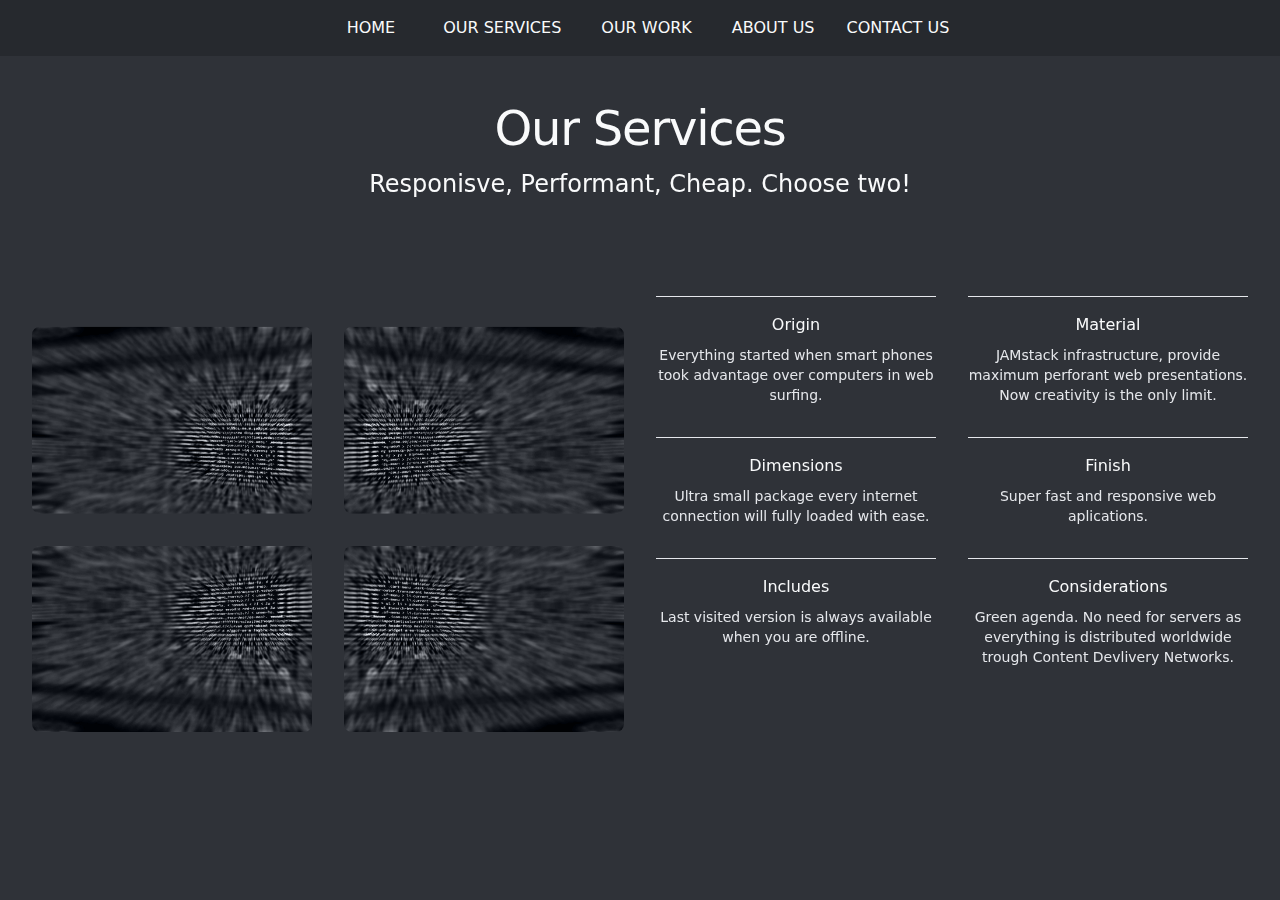
<file: services/index.html>
<!DOCTYPE html><html><head><meta charSet="utf-8"/><meta http-equiv="x-ua-compatible" content="ie=edge"/><meta name="viewport" content="width=device-width, initial-scale=1, shrink-to-fit=no"/><meta name="generator" content="Gatsby 4.16.0"/><style data-href="/styles.6bcb24c83cc87bf4d956.css" data-identity="gatsby-global-css">/*
! tailwindcss v3.1.2 | MIT License | https://tailwindcss.com
*/*,:after,:before{border:0 solid #e5e7eb;box-sizing:border-box}:after,:before{--tw-content:""}html{-webkit-text-size-adjust:100%;font-family:ui-sans-serif,system-ui,-apple-system,BlinkMacSystemFont,Segoe UI,Roboto,Helvetica Neue,Arial,Noto Sans,sans-serif,Apple Color Emoji,Segoe UI Emoji,Segoe UI Symbol,Noto Color Emoji;line-height:1.5;-moz-tab-size:4;-o-tab-size:4;tab-size:4}body{line-height:inherit;margin:0}hr{border-top-width:1px;color:inherit;height:0}abbr:where([title]){-webkit-text-decoration:underline dotted;text-decoration:underline dotted}h1,h2,h3,h4,h5,h6{font-size:inherit;font-weight:inherit}a{color:inherit;text-decoration:inherit}b,strong{font-weight:bolder}code,kbd,pre,samp{font-family:ui-monospace,SFMono-Regular,Menlo,Monaco,Consolas,Liberation Mono,Courier New,monospace;font-size:1em}small{font-size:80%}sub,sup{font-size:75%;line-height:0;position:relative;vertical-align:baseline}sub{bottom:-.25em}sup{top:-.5em}table{border-collapse:collapse;border-color:inherit;text-indent:0}button,input,optgroup,select,textarea{color:inherit;font-family:inherit;font-size:100%;font-weight:inherit;line-height:inherit;margin:0;padding:0}button,select{text-transform:none}[type=button],[type=reset],[type=submit],button{-webkit-appearance:button;background-color:transparent;background-image:none}:-moz-focusring{outline:auto}:-moz-ui-invalid{box-shadow:none}progress{vertical-align:baseline}::-webkit-inner-spin-button,::-webkit-outer-spin-button{height:auto}[type=search]{-webkit-appearance:textfield;outline-offset:-2px}::-webkit-search-decoration{-webkit-appearance:none}::-webkit-file-upload-button{-webkit-appearance:button;font:inherit}summary{display:list-item}blockquote,dd,dl,figure,h1,h2,h3,h4,h5,h6,hr,p,pre{margin:0}fieldset{margin:0}fieldset,legend{padding:0}menu,ol,ul{list-style:none;margin:0;padding:0}textarea{resize:vertical}input::-moz-placeholder,textarea::-moz-placeholder{color:#9ca3af;opacity:1}input:-ms-input-placeholder,textarea:-ms-input-placeholder{color:#9ca3af;opacity:1}input::placeholder,textarea::placeholder{color:#9ca3af;opacity:1}[role=button],button{cursor:pointer}:disabled{cursor:default}audio,canvas,embed,iframe,img,object,svg,video{display:block;vertical-align:middle}img,video{height:auto;max-width:100%}*,:after,:before{--tw-border-spacing-x:0;--tw-border-spacing-y:0;--tw-translate-x:0;--tw-translate-y:0;--tw-rotate:0;--tw-skew-x:0;--tw-skew-y:0;--tw-scale-x:1;--tw-scale-y:1;--tw-pan-x: ;--tw-pan-y: ;--tw-pinch-zoom: ;--tw-scroll-snap-strictness:proximity;--tw-ordinal: ;--tw-slashed-zero: ;--tw-numeric-figure: ;--tw-numeric-spacing: ;--tw-numeric-fraction: ;--tw-ring-inset: ;--tw-ring-offset-width:0px;--tw-ring-offset-color:#fff;--tw-ring-color:rgba(59,130,246,.5);--tw-ring-offset-shadow:0 0 #0000;--tw-ring-shadow:0 0 #0000;--tw-shadow:0 0 #0000;--tw-shadow-colored:0 0 #0000;--tw-blur: ;--tw-brightness: ;--tw-contrast: ;--tw-grayscale: ;--tw-hue-rotate: ;--tw-invert: ;--tw-saturate: ;--tw-sepia: ;--tw-drop-shadow: ;--tw-backdrop-blur: ;--tw-backdrop-brightness: ;--tw-backdrop-contrast: ;--tw-backdrop-grayscale: ;--tw-backdrop-hue-rotate: ;--tw-backdrop-invert: ;--tw-backdrop-opacity: ;--tw-backdrop-saturate: ;--tw-backdrop-sepia: }::-webkit-backdrop{--tw-border-spacing-x:0;--tw-border-spacing-y:0;--tw-translate-x:0;--tw-translate-y:0;--tw-rotate:0;--tw-skew-x:0;--tw-skew-y:0;--tw-scale-x:1;--tw-scale-y:1;--tw-pan-x: ;--tw-pan-y: ;--tw-pinch-zoom: ;--tw-scroll-snap-strictness:proximity;--tw-ordinal: ;--tw-slashed-zero: ;--tw-numeric-figure: ;--tw-numeric-spacing: ;--tw-numeric-fraction: ;--tw-ring-inset: ;--tw-ring-offset-width:0px;--tw-ring-offset-color:#fff;--tw-ring-color:rgba(59,130,246,.5);--tw-ring-offset-shadow:0 0 #0000;--tw-ring-shadow:0 0 #0000;--tw-shadow:0 0 #0000;--tw-shadow-colored:0 0 #0000;--tw-blur: ;--tw-brightness: ;--tw-contrast: ;--tw-grayscale: ;--tw-hue-rotate: ;--tw-invert: ;--tw-saturate: ;--tw-sepia: ;--tw-drop-shadow: ;--tw-backdrop-blur: ;--tw-backdrop-brightness: ;--tw-backdrop-contrast: ;--tw-backdrop-grayscale: ;--tw-backdrop-hue-rotate: ;--tw-backdrop-invert: ;--tw-backdrop-opacity: ;--tw-backdrop-saturate: ;--tw-backdrop-sepia: }::backdrop{--tw-border-spacing-x:0;--tw-border-spacing-y:0;--tw-translate-x:0;--tw-translate-y:0;--tw-rotate:0;--tw-skew-x:0;--tw-skew-y:0;--tw-scale-x:1;--tw-scale-y:1;--tw-pan-x: ;--tw-pan-y: ;--tw-pinch-zoom: ;--tw-scroll-snap-strictness:proximity;--tw-ordinal: ;--tw-slashed-zero: ;--tw-numeric-figure: ;--tw-numeric-spacing: ;--tw-numeric-fraction: ;--tw-ring-inset: ;--tw-ring-offset-width:0px;--tw-ring-offset-color:#fff;--tw-ring-color:rgba(59,130,246,.5);--tw-ring-offset-shadow:0 0 #0000;--tw-ring-shadow:0 0 #0000;--tw-shadow:0 0 #0000;--tw-shadow-colored:0 0 #0000;--tw-blur: ;--tw-brightness: ;--tw-contrast: ;--tw-grayscale: ;--tw-hue-rotate: ;--tw-invert: ;--tw-saturate: ;--tw-sepia: ;--tw-drop-shadow: ;--tw-backdrop-blur: ;--tw-backdrop-brightness: ;--tw-backdrop-contrast: ;--tw-backdrop-grayscale: ;--tw-backdrop-hue-rotate: ;--tw-backdrop-invert: ;--tw-backdrop-opacity: ;--tw-backdrop-saturate: ;--tw-backdrop-sepia: }.container{width:100%}@media (min-width:520px){.container{max-width:520px}}@media (min-width:768px){.container{max-width:768px}}@media (min-width:1024px){.container{max-width:1024px}}@media (min-width:1280px){.container{max-width:1280px}}@media (min-width:1536px){.container{max-width:1536px}}.static{position:static}.absolute{position:absolute}.relative{position:relative}.sticky{position:-webkit-sticky;position:sticky}.top-0{top:0}.right-0{right:0}.z-10{z-index:10}.z-0{z-index:0}.mx-auto{margin-left:auto;margin-right:auto}.my-4{margin-bottom:1rem;margin-top:1rem}.my-8{margin-bottom:2rem;margin-top:2rem}.mt-4{margin-top:1rem}.mt-8{margin-top:2rem}.mb-8{margin-bottom:2rem}.mt-16{margin-top:4rem}.mt-2{margin-top:.5rem}.mt-24{margin-top:6rem}.mt-7{margin-top:1.75rem}.mt-px{margin-top:1px}.ml-1{margin-left:.25rem}.block{display:block}.inline{display:inline}.flex{display:flex}.grid{display:grid}.hidden{display:none}.h-64{height:16rem}.h-10{height:2.5rem}.h-0\.5{height:.125rem}.h-0{height:0}.h-11{height:2.75rem}.min-h-\[200px\]{min-height:200px}.min-h-screen{min-height:100vh}.w-4\/5{width:80%}.w-full{width:100%}.w-36{width:9rem}.w-24{width:6rem}.w-7{width:1.75rem}.w-8{width:2rem}.w-11{width:2.75rem}.max-w-4xl{max-width:56rem}.max-w-2xl{max-width:42rem}.max-w-screen-xl{max-width:1280px}.max-w-xl{max-width:36rem}.max-w-lg{max-width:32rem}.flex-1{flex:1 1 0%}.flex-grow{flex-grow:1}.rotate-0{--tw-rotate:0deg}.rotate-0,.rotate-180{transform:translate(var(--tw-translate-x),var(--tw-translate-y)) rotate(var(--tw-rotate)) skewX(var(--tw-skew-x)) skewY(var(--tw-skew-y)) scaleX(var(--tw-scale-x)) scaleY(var(--tw-scale-y))}.rotate-180{--tw-rotate:180deg}@-webkit-keyframes pulse{50%{opacity:.5}}@keyframes pulse{50%{opacity:.5}}.animate-pulse{-webkit-animation:pulse 2s cubic-bezier(.4,0,.6,1) infinite;animation:pulse 2s cubic-bezier(.4,0,.6,1) infinite}.list-disc{list-style-type:disc}.grid-cols-1{grid-template-columns:repeat(1,minmax(0,1fr))}.grid-cols-2{grid-template-columns:repeat(2,minmax(0,1fr))}.grid-rows-2{grid-template-rows:repeat(2,minmax(0,1fr))}.flex-row{flex-direction:row}.flex-col{flex-direction:column}.flex-wrap{flex-wrap:wrap}.place-content-center{place-content:center}.place-items-center{place-items:center}.content-center{align-content:center}.items-center{align-items:center}.justify-center{justify-content:center}.justify-between{justify-content:space-between}.gap-4{gap:1rem}.gap-5{gap:1.25rem}.gap-2{gap:.5rem}.gap-8{gap:2rem}.gap-y-16{row-gap:4rem}.gap-x-8{-moz-column-gap:2rem;column-gap:2rem}.gap-x-6{-moz-column-gap:1.5rem;column-gap:1.5rem}.gap-y-10{row-gap:2.5rem}.space-y-4>:not([hidden])~:not([hidden]){--tw-space-y-reverse:0;margin-bottom:calc(1rem*var(--tw-space-y-reverse));margin-top:calc(1rem*(1 - var(--tw-space-y-reverse)))}.space-x-6>:not([hidden])~:not([hidden]){--tw-space-x-reverse:0;margin-left:calc(1.5rem*(1 - var(--tw-space-x-reverse)));margin-right:calc(1.5rem*var(--tw-space-x-reverse))}.space-y-2>:not([hidden])~:not([hidden]){--tw-space-y-reverse:0;margin-bottom:calc(.5rem*var(--tw-space-y-reverse));margin-top:calc(.5rem*(1 - var(--tw-space-y-reverse)))}.rounded-lg{border-radius:.5rem}.border-2{border-width:2px}.border-t{border-top-width:1px}.border-b{border-bottom-width:1px}.border-solid{border-style:solid}.border-gray-600{--tw-border-opacity:1;border-color:rgb(75 85 99/var(--tw-border-opacity))}.border-gray-200{--tw-border-opacity:1;border-color:rgb(229 231 235/var(--tw-border-opacity))}.border-indigo-500{--tw-border-opacity:1;border-color:rgb(99 102 241/var(--tw-border-opacity))}.border-gray-400{--tw-border-opacity:1;border-color:rgb(156 163 175/var(--tw-border-opacity))}.bg-gray-100{--tw-bg-opacity:1;background-color:rgb(243 244 246/var(--tw-bg-opacity))}.bg-black{--tw-bg-opacity:1;background-color:rgb(0 0 0/var(--tw-bg-opacity))}.bg-white{--tw-bg-opacity:1;background-color:rgb(255 255 255/var(--tw-bg-opacity))}.bg-delirium-dark{--tw-bg-opacity:1;background-color:rgb(38 41 46/var(--tw-bg-opacity))}.bg-gray-50{--tw-bg-opacity:1;background-color:rgb(249 250 251/var(--tw-bg-opacity))}.bg-gray-900{--tw-bg-opacity:1;background-color:rgb(17 24 39/var(--tw-bg-opacity))}.bg-delirium-medium{--tw-bg-opacity:1;background-color:rgb(47 50 56/var(--tw-bg-opacity))}.bg-gradient-to-br{background-image:linear-gradient(to bottom right,var(--tw-gradient-stops))}.from-indigo-600{--tw-gradient-from:#4f46e5;--tw-gradient-to:rgba(79,70,229,0);--tw-gradient-stops:var(--tw-gradient-from),var(--tw-gradient-to)}.from-purple-500{--tw-gradient-from:#a855f7;--tw-gradient-to:rgba(168,85,247,0);--tw-gradient-stops:var(--tw-gradient-from),var(--tw-gradient-to)}.from-indigo-500{--tw-gradient-from:#6366f1;--tw-gradient-to:rgba(99,102,241,0);--tw-gradient-stops:var(--tw-gradient-from),var(--tw-gradient-to)}.from-indigo-700{--tw-gradient-from:#4338ca;--tw-gradient-to:rgba(67,56,202,0);--tw-gradient-stops:var(--tw-gradient-from),var(--tw-gradient-to)}.to-purple-600{--tw-gradient-to:#9333ea}.to-indigo-500{--tw-gradient-to:#6366f1}.to-purple-500{--tw-gradient-to:#a855f7}.to-indigo-600{--tw-gradient-to:#4f46e5}.to-indigo-700{--tw-gradient-to:#4338ca}.to-indigo-800{--tw-gradient-to:#3730a3}.bg-clip-text{-webkit-background-clip:text;background-clip:text}.p-4{padding:1rem}.px-4{padding-left:1rem;padding-right:1rem}.py-1{padding-bottom:.25rem;padding-top:.25rem}.py-24{padding-bottom:6rem;padding-top:6rem}.py-2{padding-bottom:.5rem;padding-top:.5rem}.py-32{padding-bottom:8rem;padding-top:8rem}.px-8{padding-left:2rem;padding-right:2rem}.px-6{padding-left:1.5rem;padding-right:1.5rem}.pt-12{padding-top:3rem}.pb-24{padding-bottom:6rem}.pt-4{padding-top:1rem}.pb-12{padding-bottom:3rem}.pt-8{padding-top:2rem}.pb-48{padding-bottom:12rem}.pt-2{padding-top:.5rem}.pl-4{padding-left:1rem}.pr-4{padding-right:1rem}.pr-6{padding-right:1.5rem}.text-left{text-align:left}.text-center{text-align:center}.text-start{text-align:start}.text-3xl{font-size:1.875rem;line-height:2.25rem}.text-xl{font-size:1.25rem;line-height:1.75rem}.text-2xl{font-size:1.5rem;line-height:2rem}.text-sm{font-size:.875rem;line-height:1.25rem}.text-4xl{font-size:2.25rem;line-height:2.5rem}.text-lg{font-size:1.125rem;line-height:1.75rem}.font-light{font-weight:300}.font-extrabold{font-weight:800}.font-medium{font-weight:500}.font-bold{font-weight:700}.uppercase{text-transform:uppercase}.leading-10{line-height:2.5rem}.tracking-tight{letter-spacing:-.025em}.text-gray-50{--tw-text-opacity:1;color:rgb(249 250 251/var(--tw-text-opacity))}.text-gray-500{--tw-text-opacity:1;color:rgb(107 114 128/var(--tw-text-opacity))}.text-gray-200{--tw-text-opacity:1;color:rgb(229 231 235/var(--tw-text-opacity))}.text-gray-900{--tw-text-opacity:1;color:rgb(17 24 39/var(--tw-text-opacity))}.text-white{--tw-text-opacity:1;color:rgb(255 255 255/var(--tw-text-opacity))}.text-transparent{color:transparent}.text-gray-300{--tw-text-opacity:1;color:rgb(209 213 219/var(--tw-text-opacity))}.text-indigo-50{--tw-text-opacity:1;color:rgb(238 242 255/var(--tw-text-opacity))}.overline{-webkit-text-decoration-line:overline;text-decoration-line:overline}.decoration-indigo-300{-webkit-text-decoration-color:#a5b4fc;text-decoration-color:#a5b4fc}.opacity-80{opacity:.8}.mix-blend-plus-lighter{mix-blend-mode:plus-lighter}.shadow-lg{--tw-shadow:0 10px 15px -3px rgba(0,0,0,.1),0 4px 6px -4px rgba(0,0,0,.1);--tw-shadow-colored:0 10px 15px -3px var(--tw-shadow-color),0 4px 6px -4px var(--tw-shadow-color);box-shadow:var(--tw-ring-offset-shadow,0 0 #0000),var(--tw-ring-shadow,0 0 #0000),var(--tw-shadow)}.blur-lg{--tw-blur:blur(16px)}.blur-lg,.invert{filter:var(--tw-blur) var(--tw-brightness) var(--tw-contrast) var(--tw-grayscale) var(--tw-hue-rotate) var(--tw-invert) var(--tw-saturate) var(--tw-sepia) var(--tw-drop-shadow)}.invert{--tw-invert:invert(100%)}.filter-none{filter:none}.transition{transition-duration:.15s;transition-property:color,background-color,border-color,fill,stroke,opacity,box-shadow,transform,filter,-webkit-text-decoration-color,-webkit-backdrop-filter;transition-property:color,background-color,border-color,text-decoration-color,fill,stroke,opacity,box-shadow,transform,filter,backdrop-filter;transition-property:color,background-color,border-color,text-decoration-color,fill,stroke,opacity,box-shadow,transform,filter,backdrop-filter,-webkit-text-decoration-color,-webkit-backdrop-filter;transition-timing-function:cubic-bezier(.4,0,.2,1)}.duration-200{transition-duration:.2s}.ease-in-out{transition-timing-function:cubic-bezier(.4,0,.2,1)}.ease-out{transition-timing-function:cubic-bezier(0,0,.2,1)}.hover\:scale-110:hover{--tw-scale-x:1.1;--tw-scale-y:1.1}.hover\:scale-105:hover,.hover\:scale-110:hover{transform:translate(var(--tw-translate-x),var(--tw-translate-y)) rotate(var(--tw-rotate)) skewX(var(--tw-skew-x)) skewY(var(--tw-skew-y)) scaleX(var(--tw-scale-x)) scaleY(var(--tw-scale-y))}.hover\:scale-105:hover{--tw-scale-x:1.05;--tw-scale-y:1.05}.hover\:animate-none:hover{-webkit-animation:none;animation:none}.hover\:border-gray-400:hover{--tw-border-opacity:1;border-color:rgb(156 163 175/var(--tw-border-opacity))}.hover\:bg-indigo-700:hover{--tw-bg-opacity:1;background-color:rgb(67 56 202/var(--tw-bg-opacity))}.hover\:bg-indigo-600:hover{--tw-bg-opacity:1;background-color:rgb(79 70 229/var(--tw-bg-opacity))}.hover\:bg-teal-900:hover{--tw-bg-opacity:1;background-color:rgb(19 78 74/var(--tw-bg-opacity))}.hover\:bg-gradient-to-r:hover{background-image:linear-gradient(to right,var(--tw-gradient-stops))}.hover\:text-gray-50:hover{--tw-text-opacity:1;color:rgb(249 250 251/var(--tw-text-opacity))}.hover\:text-indigo-300:hover{--tw-text-opacity:1;color:rgb(165 180 252/var(--tw-text-opacity))}.hover\:overline:hover{-webkit-text-decoration-line:overline;text-decoration-line:overline}.hover\:decoration-indigo-500:hover{-webkit-text-decoration-color:#6366f1;text-decoration-color:#6366f1}.hover\:mix-blend-normal:hover{mix-blend-mode:normal}.hover\:filter-none:hover{filter:none}.hover\:ease-in:hover{transition-timing-function:cubic-bezier(.4,0,1,1)}.group:hover .group-hover\:text-gray-300{--tw-text-opacity:1;color:rgb(209 213 219/var(--tw-text-opacity))}.group:hover .group-hover\:opacity-100{opacity:1}@media (min-width:520px){.sm\:mx-auto{margin-left:auto;margin-right:auto}.sm\:flex{display:flex}.sm\:h-48{height:12rem}.sm\:w-36{width:9rem}.sm\:w-10\/12{width:83.333333%}.sm\:grid-cols-2{grid-template-columns:repeat(2,minmax(0,1fr))}.sm\:gap-6{gap:1.5rem}.sm\:gap-y-16{row-gap:4rem}.sm\:gap-y-8{row-gap:2rem}.sm\:px-6{padding-left:1.5rem;padding-right:1.5rem}.sm\:py-32{padding-bottom:8rem;padding-top:8rem}.sm\:pb-24{padding-bottom:6rem}.sm\:text-center{text-align:center}.sm\:text-5xl{font-size:3rem;line-height:1}.sm\:text-2xl{font-size:1.5rem;line-height:2rem}.sm\:text-4xl{font-size:2.25rem;line-height:2.5rem}.sm\:leading-none{line-height:1}.sm\:mix-blend-luminosity{mix-blend-mode:luminosity}.sm\:filter{filter:var(--tw-blur) var(--tw-brightness) var(--tw-contrast) var(--tw-grayscale) var(--tw-hue-rotate) var(--tw-invert) var(--tw-saturate) var(--tw-sepia) var(--tw-drop-shadow)}}@media (min-width:768px){.md\:block{display:block}.md\:inline-block{display:inline-block}.md\:flex{display:flex}.md\:hidden{display:none}.md\:h-64{height:16rem}.md\:w-4\/5{width:80%}.md\:max-w-none{max-width:none}.md\:grid-cols-2{grid-template-columns:repeat(2,minmax(0,1fr))}.md\:justify-center{justify-content:center}.md\:gap-6{gap:1.5rem}.md\:px-8{padding-left:2rem;padding-right:2rem}.md\:pt-0{padding-top:0}.md\:text-center{text-align:center}.md\:text-6xl{font-size:3.75rem;line-height:1}.md\:hover\:scale-105:hover{--tw-scale-x:1.05;--tw-scale-y:1.05;transform:translate(var(--tw-translate-x),var(--tw-translate-y)) rotate(var(--tw-rotate)) skewX(var(--tw-skew-x)) skewY(var(--tw-skew-y)) scaleX(var(--tw-scale-x)) scaleY(var(--tw-scale-y))}}@media (min-width:1024px){.lg\:ml-0{margin-left:0}.lg\:mt-0{margin-top:0}.lg\:ml-3{margin-left:.75rem}.lg\:flex{display:flex}.lg\:w-3\/5{width:60%}.lg\:w-full{width:100%}.lg\:max-w-7xl{max-width:80rem}.lg\:grid-cols-2{grid-template-columns:repeat(2,minmax(0,1fr))}.lg\:justify-start{justify-content:flex-start}.lg\:gap-8{gap:2rem}.lg\:gap-x-8{-moz-column-gap:2rem;column-gap:2rem}.lg\:px-8{padding-left:2rem;padding-right:2rem}.lg\:px-32{padding-left:8rem;padding-right:8rem}.lg\:text-left{text-align:left}.lg\:text-7xl{font-size:4.5rem;line-height:1}}</style><style>.gatsby-image-wrapper{position:relative;overflow:hidden}.gatsby-image-wrapper picture.object-fit-polyfill{position:static!important}.gatsby-image-wrapper img{bottom:0;height:100%;left:0;margin:0;max-width:none;padding:0;position:absolute;right:0;top:0;width:100%;object-fit:cover}.gatsby-image-wrapper [data-main-image]{opacity:0;transform:translateZ(0);transition:opacity .25s linear;will-change:opacity}.gatsby-image-wrapper-constrained{display:inline-block;vertical-align:top}</style><noscript><style>.gatsby-image-wrapper noscript [data-main-image]{opacity:1!important}.gatsby-image-wrapper [data-placeholder-image]{opacity:0!important}</style></noscript><script type="module">const e="undefined"!=typeof HTMLImageElement&&"loading"in HTMLImageElement.prototype;e&&document.body.addEventListener("load",(function(e){const t=e.target;if(void 0===t.dataset.mainImage)return;if(void 0===t.dataset.gatsbyImageSsr)return;let a=null,n=t;for(;null===a&&n;)void 0!==n.parentNode.dataset.gatsbyImageWrapper&&(a=n.parentNode),n=n.parentNode;const o=a.querySelector("[data-placeholder-image]"),r=new Image;r.src=t.currentSrc,r.decode().catch((()=>{})).then((()=>{t.style.opacity=1,o&&(o.style.opacity=0,o.style.transition="opacity 500ms linear")}))}),!0);</script><title data-react-helmet="true"></title><link rel="sitemap" type="application/xml" href="/sitemap/sitemap-index.xml"/><link rel="icon" href="/favicon-32x32.png?v=53aa06cf17e4239d0dba6ffd09854e02" type="image/png"/><link rel="manifest" href="/manifest.webmanifest" crossorigin="anonymous"/><link rel="apple-touch-icon" sizes="48x48" href="/icons/icon-48x48.png?v=53aa06cf17e4239d0dba6ffd09854e02"/><link rel="apple-touch-icon" sizes="72x72" href="/icons/icon-72x72.png?v=53aa06cf17e4239d0dba6ffd09854e02"/><link rel="apple-touch-icon" sizes="96x96" href="/icons/icon-96x96.png?v=53aa06cf17e4239d0dba6ffd09854e02"/><link rel="apple-touch-icon" sizes="144x144" href="/icons/icon-144x144.png?v=53aa06cf17e4239d0dba6ffd09854e02"/><link rel="apple-touch-icon" sizes="192x192" href="/icons/icon-192x192.png?v=53aa06cf17e4239d0dba6ffd09854e02"/><link rel="apple-touch-icon" sizes="256x256" href="/icons/icon-256x256.png?v=53aa06cf17e4239d0dba6ffd09854e02"/><link rel="apple-touch-icon" sizes="384x384" href="/icons/icon-384x384.png?v=53aa06cf17e4239d0dba6ffd09854e02"/><link rel="apple-touch-icon" sizes="512x512" href="/icons/icon-512x512.png?v=53aa06cf17e4239d0dba6ffd09854e02"/></head><body><div id="___gatsby"><div style="outline:none" tabindex="-1" id="gatsby-focus-wrapper"><div class="min-h-screen bg-delirium-medium"><div class="sticky top-0 z-10 flex items-center justify-between bg-delirium-dark p-4 uppercase text-gray-50 md:justify-center"><a href="/"><img src="/static/ddlogo-6ec245b61239fc1751132059d6434b0d.svg" alt="logo" class="h-10 pl-4 mix-blend-plus-lighter md:hidden"/></a><nav><section class="MOBILE-MENU flex md:hidden"><div class="HAMBURGER-ICON space-y-2 pr-4" role="button" tabindex="0"><span class="ml-1 block h-0.5 w-7 animate-pulse bg-gray-50"></span><span class="block h-0.5 w-8 animate-pulse bg-gray-50"></span><span class="ml-1 block h-0.5 w-7 animate-pulse bg-gray-50"></span></div><div class="hideMenuNav"><div class="absolute top-0 right-0 pt-4 pr-6" role="button" tabindex="0"><svg class="h-11 w-11 text-gray-50" viewBox="0 0 24 24" fill="none" stroke="currentColor" stroke-width="1" stroke-linecap="round" stroke-linejoin="round"><line x1="18" y1="6" x2="6" y2="18"></line><line x1="6" y1="6" x2="18" y2="18"></line></svg></div><ul class="flex min-h-[200px] flex-col items-center justify-between text-2xl"><li class="my-8 border-b border-gray-400 uppercase"><a href="/services">Our Services</a></li><li class="my-8 border-b border-gray-400 uppercase"><a href="/projects">Our Work</a></li><li class="my-8 border-b border-gray-400 uppercase"><a href="/about">About Us</a></li><li class="my-8 animate-pulse border-b border-gray-400 uppercase"><a href="/contact">Contact Us</a></li></ul></div></section><ul class="DESKTOP-MENU hidden items-center justify-between md:flex "><li><a class="p-4 px-8 hover:bg-indigo-700 hover:overline" href="/">Home</a></li><li><a class="from-indigo-700 to-indigo-600 p-4 hover:bg-gradient-to-r hover:overline" href="/services">Our Services</a></li><li><a class="p-4 px-6 hover:bg-indigo-600 hover:overline" href="/projects">Our Work</a></li><li><a class="from-indigo-600 to-indigo-700 p-4 hover:bg-gradient-to-r hover:overline" href="/about">About Us</a></li><li><a class="animate-pulse from-indigo-700 to-indigo-800 p-4 hover:animate-none hover:bg-gradient-to-r hover:overline" href="/contact">Contact Us</a></li></ul></nav><style>
      .hideMenuNav {
        display: none;
      }
      .showMenuNav {
        display: block;
        position: absolute;
        width: 100%;
        height: 100vh;
        top: 0;
        left: 0;
        background: #26292E;
        z-index: 10;
        display: flex;
        flex-direction: column;
        justify-content: space-evenly;
        align-items: center;
      }
    </style></div><div class="z-0"><div class=""><div class="max-w-4xl mx-auto pt-12 pb-24 px-4 grid items-center grid-cols-1 lg:max-w-7xl lg:px-8"><div class=""><h2 class="text-3xl tracking-tight text-gray-50 sm:text-5xl text-center">Our Services</h2><h3 class="mt-4 text-gray-50 text-center text-lg sm:text-2xl font-light">Responisve, Performant, Cheap. Choose two!</h3></div></div><div class="max-w-4xl mx-auto px-4 grid items-center grid-cols-1 gap-y-16 gap-x-8 sm:px-6 lg:max-w-7xl lg:px-8 lg:grid-cols-2"><div><div class="grid sm:grid-cols-2 grid-rows-2 gap-4 sm:gap-6 lg:gap-8"><img src="/static/pexels-negative-space-97077-48ebeaa8c7aa1a635e2b4f10573824b6.jpg" alt="Walnut card tray with white powder coated steel divider and 3 punchout holes." class="bg-gray-100 rounded-lg rotate-180 sm:mix-blend-luminosity hover:mix-blend-normal hover:scale-110"/><img src="/static/pexels-negative-space-97077v2-37ed9b8184fc9a3d8ef459bb31d51136.jpg" alt="Top down view of walnut card tray with embedded magnets and card groove." class="bg-gray-100 rounded-lg rotate-180 sm:mix-blend-luminosity hover:mix-blend-normal hover:scale-110"/><img src="/static/pexels-negative-space-97077v2-37ed9b8184fc9a3d8ef459bb31d51136.jpg" alt="Side of walnut card tray with card groove and recessed card area." class="bg-gray-100 rounded-lg sm:mix-blend-luminosity hover:mix-blend-normal hover:scale-110"/><img src="/static/pexels-negative-space-97077-48ebeaa8c7aa1a635e2b4f10573824b6.jpg" alt="Walnut card tray filled with cards and card angled in dedicated groove." class="bg-gray-100 rounded-lg sm:mix-blend-luminosity hover:mix-blend-normal hover:scale-110"/></div></div><div class=""><dl class="pb-24 grid grid-cols-1 gap-x-6 gap-y-10 sm:grid-cols-2 sm:gap-y-8 lg:gap-x-8 text-center "><div class="border-t border-gray-200 pt-4 "><dt class="font-medium text-gray-50">Origin</dt><dd class="mt-2 text-sm text-gray-200">Everything started when smart phones took advantage over computers in  web surfing.</dd></div><div class="border-t border-gray-200 pt-4 "><dt class="font-medium text-gray-50">Material</dt><dd class="mt-2 text-sm text-gray-200">JAMstack infrastructure, provide maximum perforant web presentations. Now creativity is the only limit.</dd></div><div class="border-t border-gray-200 pt-4 "><dt class="font-medium text-gray-50">Dimensions</dt><dd class="mt-2 text-sm text-gray-200">Ultra small package every internet connection will fully loaded with ease.</dd></div><div class="border-t border-gray-200 pt-4 "><dt class="font-medium text-gray-50">Finish</dt><dd class="mt-2 text-sm text-gray-200">Super fast and responsive web aplications.</dd></div><div class="border-t border-gray-200 pt-4 "><dt class="font-medium text-gray-50">Includes</dt><dd class="mt-2 text-sm text-gray-200">Last visited version is always available when you are offline.</dd></div><div class="border-t border-gray-200 pt-4 "><dt class="font-medium text-gray-50">Considerations</dt><dd class="mt-2 text-sm text-gray-200">Green agenda. No need for servers as everything is distributed worldwide trough Content Devlivery Networks.</dd></div></dl></div></div></div></div></div></div><div id="gatsby-announcer" style="position:absolute;top:0;width:1px;height:1px;padding:0;overflow:hidden;clip:rect(0, 0, 0, 0);white-space:nowrap;border:0" aria-live="assertive" aria-atomic="true"></div></div><script id="gatsby-script-loader">/*<![CDATA[*/window.pagePath="/services/";window.___webpackCompilationHash="055047e9e0ebefeeef7c";/*]]>*/</script><script id="gatsby-chunk-mapping">/*<![CDATA[*/window.___chunkMapping={"polyfill":["/polyfill-2084cdf507cf142debdf.js"],"app":["/app-a48d19642b3df6ccd7be.js"],"component---src-pages-404-js":["/component---src-pages-404-js-274dedbf191aa5765ed1.js"],"component---src-pages-about-js":["/component---src-pages-about-js-ccd4fddcea17010283f9.js"],"component---src-pages-contact-js":["/component---src-pages-contact-js-41e0ad5f0d08303fcf07.js"],"component---src-pages-index-js":["/component---src-pages-index-js-69b95b8c994075736834.js"],"component---src-pages-projects-js":["/component---src-pages-projects-js-4437aa198f9affe62364.js"],"component---src-pages-services-js":["/component---src-pages-services-js-31981add17f011d52089.js"]};/*]]>*/</script><script src="/polyfill-2084cdf507cf142debdf.js" nomodule=""></script><script src="/app-a48d19642b3df6ccd7be.js" async=""></script><script src="/framework-0fc99a813ea4275c4c84.js" async=""></script><script src="/webpack-runtime-9e12bcc0cff318f3b901.js" async=""></script></body></html>
</file>
